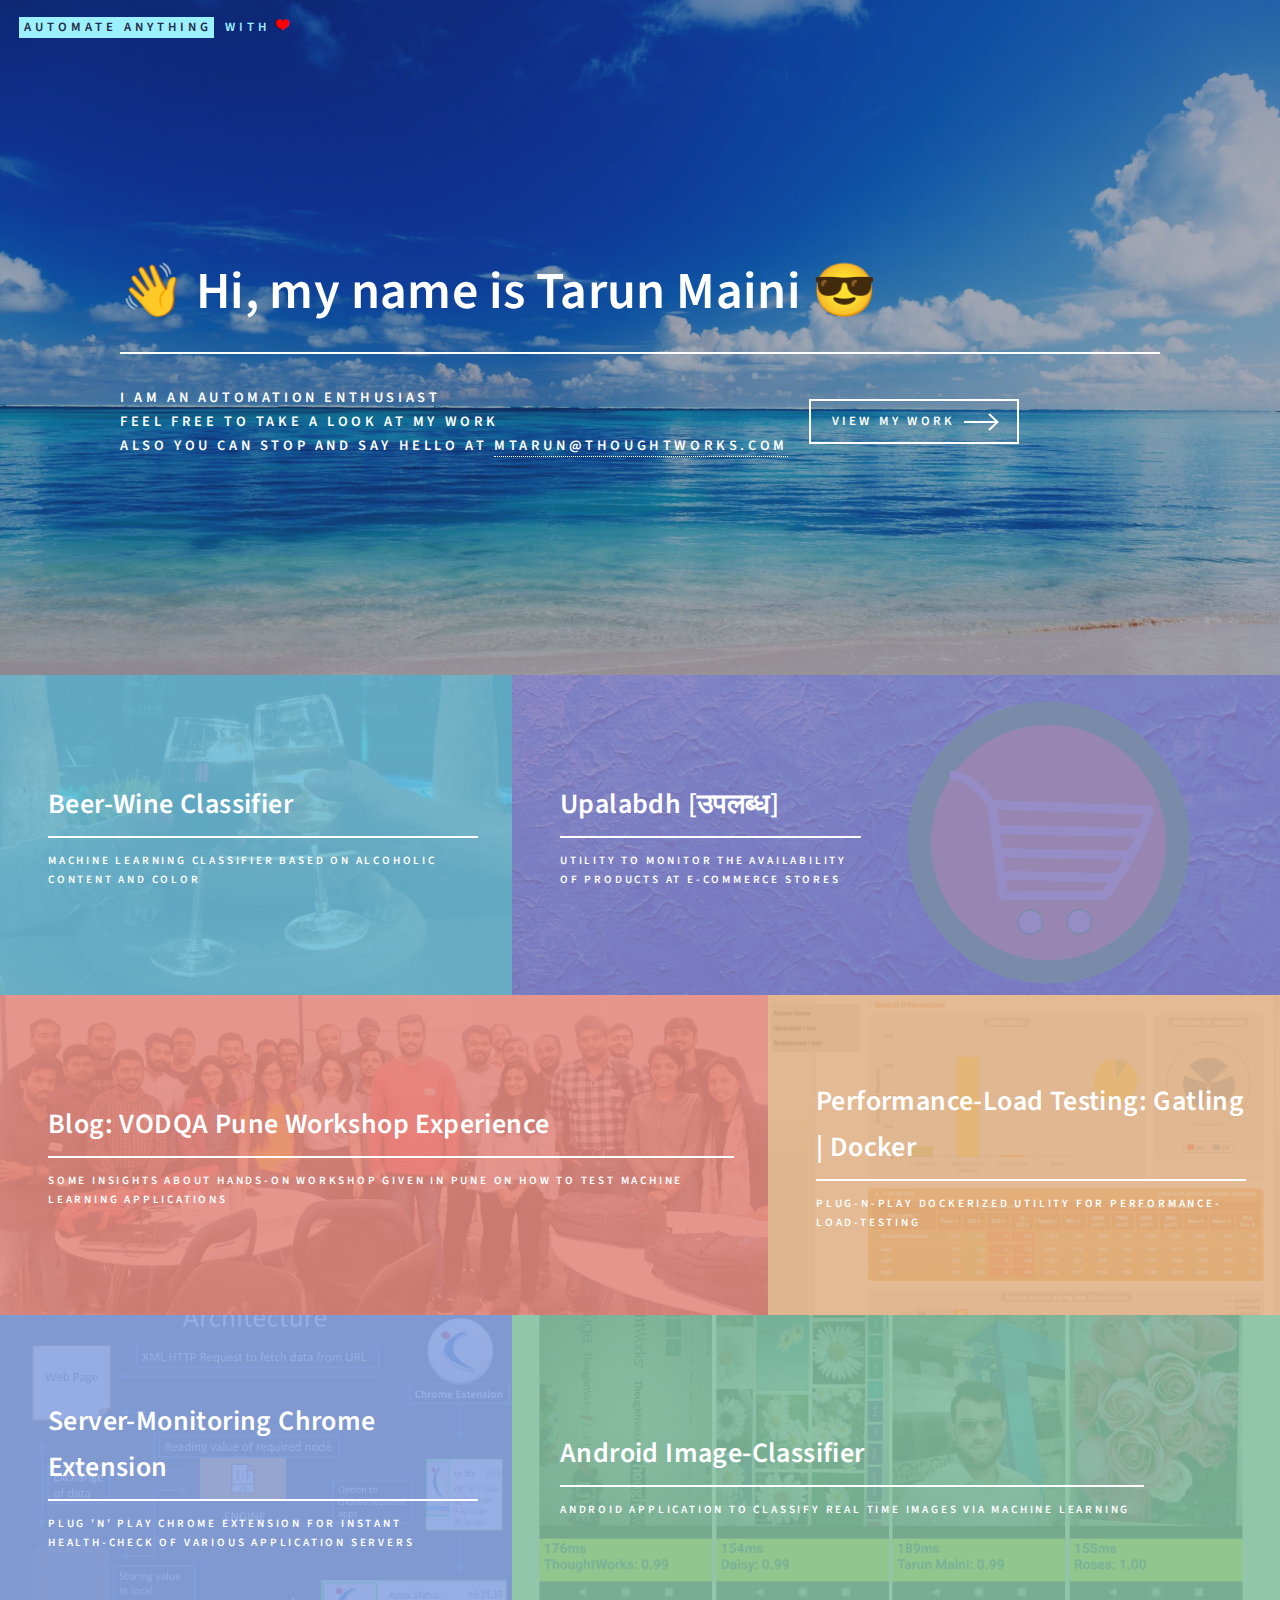
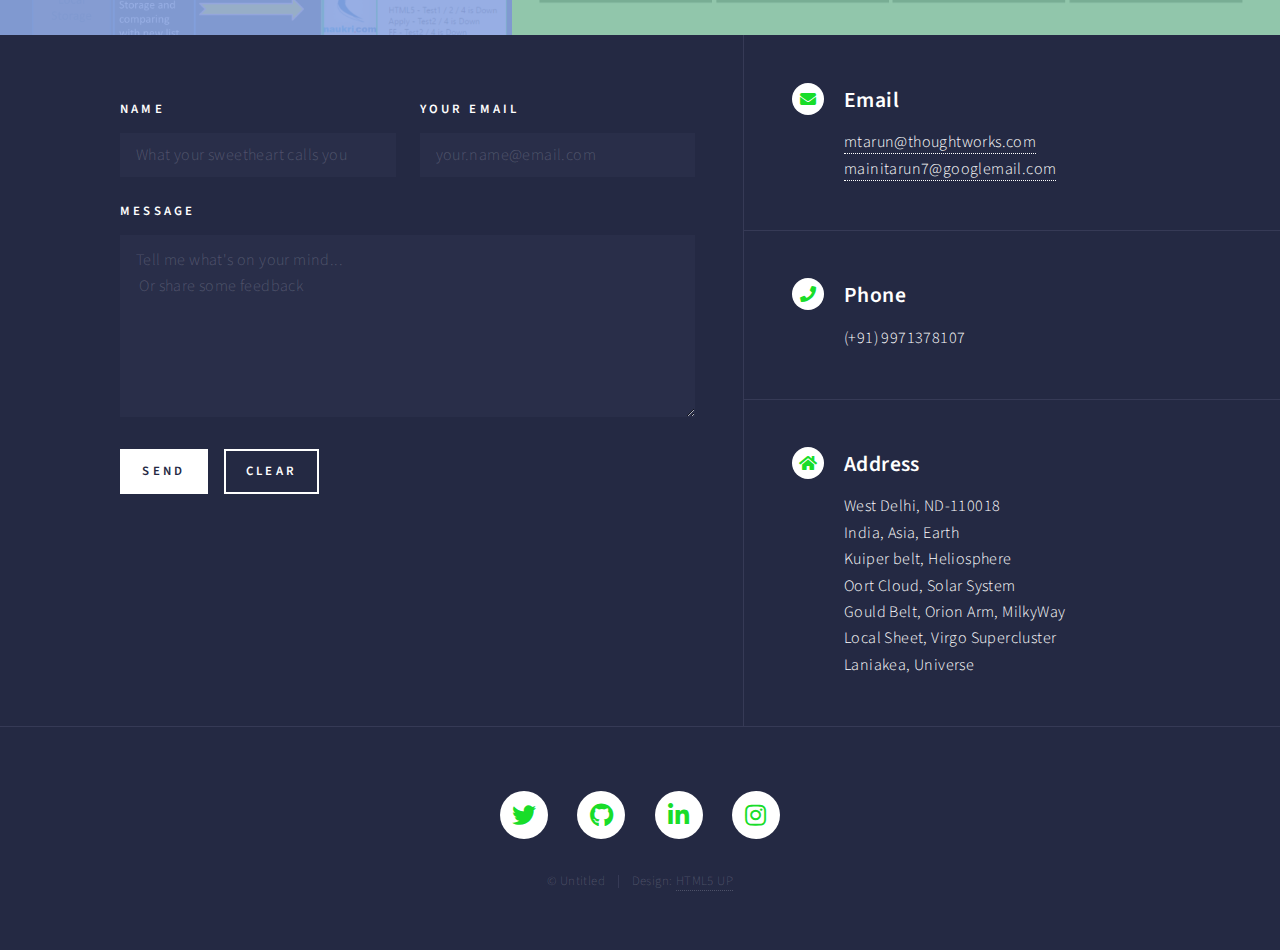
<file: index.html>
<!DOCTYPE HTML>
<!--
	Forty by HTML5 UP
	html5up.net | @ajlkn
	Free for personal and commercial use under the CCA 3.0 license (html5up.net/license)
-->
<html>
	<head>
		<script async src="https://www.googletagmanager.com/gtag/js?id=UA-165129693-1"></script>
		<script>
			window.dataLayer = window.dataLayer || [];
			function gtag(){dataLayer.push(arguments);}
			gtag('js', new Date());
			gtag('config', 'UA-165129693-1');
		</script>

		<title>Tarun Maini</title>
		<meta charset="utf-8" />
		<meta name="viewport" content="width=device-width, initial-scale=1, user-scalable=no" />
		<link rel="stylesheet" href="assets/css/main.css" />
		<noscript><link rel="stylesheet" href="assets/css/noscript.css" /></noscript>
	</head>
	<body class="is-preload">

		<!-- Wrapper -->
			<div id="wrapper">

				<!-- Header -->
					<header id="header" class="alt">
						<a href="https://github.com/tarunmaini16" class="logo"><strong>Automate ANYTHING</strong> <span>with <font size="4.5" color="red">&#10084;</font></font></span></a>
						<!--<nav>-->
							<!--<a href="#menu">Menu</a>-->
						<!--</nav>-->
					</header>

				<!-- Menu -->
					<!--<nav id="menu">-->
						<!--<ul class="links">-->
							<!--<li><a href="index.html">Home</a></li>-->
							<!--<li><a href="landing.html">Landing</a></li>-->
							<!--<li><a href="generic.html">Generic</a></li>-->
							<!--<li><a href="elements.html">Elements</a></li>-->
						<!--</ul>-->
						<!--<ul class="actions stacked">-->
							<!--<li><a href="#" class="button primary fit">Get Started</a></li>-->
							<!--<li><a href="#" class="button fit">Log In</a></li>-->
						<!--</ul>-->
					<!--</nav>-->

				<!-- Banner -->
					<section id="banner" class="major">
						<div class="inner">
							<header class="major">
								<h1>&#128075; Hi, my name is Tarun Maini &#128526;</h1>
							</header>
							<div class="content">
								<p>I am an Automation Enthusiast<br/>
								Feel free to take a look at my work<br/>
								Also you can stop and say hello at <a class="logo"><strong>mtarun@thoughtworks.com</strong></a></p>
								<ul class="actions">
									<li><a href="#one" class="button next scrolly">View my Work</a></li>
								</ul>
							</div>
						</div>
					</section>

				<!-- Main -->
					<div id="main">

						<!-- One -->
							<section id="one" class="tiles">
								<article>
									<span class="image">
										<img src="images/beer-wine_cheers.jpg" alt="" />
									</span>
									<header class="major">
										<h3><a href="https://github.com/tarunmaini16/beer-wine-classifier" class="link">Beer-Wine Classifier</a></h3>
										<p>Machine Learning classifier based on alcoholic content and color</p>
									</header>
								</article>
								<article>
									<span class="image">
										<img src="images/cartWithLogo.jpg" alt="" />
									</span>
									<header class="major">
										<h3><a href="upalabdh.html" class="link">Upalabdh [उपलब्ध]</a></h3>
										<p>Utility to monitor the availability<br> of products at E-Commerce Stores</p>
									</header>
								</article>
								<article>
									<span class="image">
										<img src="images/puneVodqaEvent3_2019.jpg" alt="" />
									</span>
									<header class="major">
										<h3><a href="https://medium.com/@mainitarun7/my-testing-ai-ml-apps-workshop-experience-pune-360818fdc3db" class="link">Blog:  VODQA Pune Workshop Experience</a></h3>
										<p>Some insights about Hands-ON workshop given in pune on how to test machine learning applications </p>
									</header>
								</article>
								<article>
									<span class="image">
										<img src="images/gatling-report.png" alt="" />
									</span>
									<header class="major">
										<h3><a href="https://github.com/tarunmaini16/performance-load-testing" class="link">Performance-Load Testing: Gatling | Docker</a></h3>
										<p>Plug-n-Play dockerized utility for performance-load-testing</p>
									</header>
								</article>
								<article>
									<span class="image">
										<img src="images/chromeExtensionArchitecture.png" alt="" />
									</span>
									<header class="major">
										<h3><a href="https://github.com/tarunmaini16/server-monitoring-chrome-extension" class="link">Server-Monitoring Chrome Extension</a></h3>
										<p>Plug 'n' Play chrome extension for instant health-check of various application servers</p>
									</header>
								</article>
								<article>
									<span class="image">
										<img src="images/image-classifier.png" alt="" />
									</span>
									<header class="major">
										<h3><a href="https://github.com/tarunmaini16/android-image-classifier" class="link">Android Image-Classifier</a></h3>
										<p>Android application to classify real time images via machine learning</p>
									</header>
								</article>
							</section>

						<!-- Two -->
							<!--<section id="two">-->
								<!--<div class="inner">-->
									<!--<header class="major">-->
										<!--<h2>Massa libero</h2>-->
									<!--</header>-->
									<!--<p>Nullam et orci eu lorem consequat tincidunt vivamus et sagittis libero. Mauris aliquet magna magna sed nunc rhoncus pharetra. Pellentesque condimentum sem. In efficitur ligula tate urna. Maecenas laoreet massa vel lacinia pellentesque lorem ipsum dolor. Nullam et orci eu lorem consequat tincidunt. Vivamus et sagittis libero. Mauris aliquet magna magna sed nunc rhoncus amet pharetra et feugiat tempus.</p>-->
									<!--<ul class="actions">-->
										<!--<li><a href="landing.html" class="button next">Get Started</a></li>-->
									<!--</ul>-->
								<!--</div>-->
							<!--</section>-->

					</div>

				<!-- Contact -->
					<section id="contact">
						<div class="inner">
							<section>
								<form action="https://formspree.io/mainitarun7@gmail.com" method="POST">
									<div class="fields">
										<div class="field half">
											<label for="name">Name</label>
											<input type="text" name="name" placeholder="What your sweetheart calls you" id="name" />
										</div>
										<div class="field half">
											<label for="email">Your Email</label>
											<input type="email" name="_replyto" placeholder="your.name@email.com" id="email" />
										</div>
<!--										<div class="field half">-->
<!--											<input type="file" name="attachment" accept="image/png, image/jpeg">-->
<!--										</div>-->
										<div class="field">
											<label for="message">Message</label>
											<textarea name="message" placeholder="Tell me what's on your mind...&#10 Or share some feedback" id="message" rows="6"></textarea>
										</div>
										<input type="hidden" name="_next" value="https://github.com/tarunmaini16	"/>
									</div>
									<ul class="actions">
										<li><input type="submit" value="Send" class="primary" /></li>
										<li><input type="reset" value="Clear" /></li>
									</ul>
								</form>
							</section>
							<section class="split">
								<section>
									<div class="contact-method">
										<span class="icon solid alt fa-envelope"></span>
										<h3>Email</h3>
										<a href="#">mtarun@thoughtworks.com</a><br/>
										<a href="#">mainitarun7@googlemail.com</a>
									</div>
								</section>
								<section>
									<div class="contact-method">
										<span class="icon solid alt fa-phone"></span>
										<h3>Phone</h3>
										<span>(+91) 9971378107</span>
									</div>
								</section>
								<section>
									<div class="contact-method">
										<span class="icon solid alt fa-home"></span>
										<h3>Address</h3>
										<span>West Delhi, ND-110018<br />
										India, Asia, Earth<br />
										Kuiper belt, Heliosphere<br/>
										Oort Cloud, Solar System<br/>
											Gould Belt, Orion Arm, MilkyWay<br/>
											Local Sheet, Virgo Supercluster<br/>
											Laniakea, Universe</span>
									</div>
								</section>
							</section>
						</div>
					</section>

				<!-- Footer -->
					<footer id="footer">
						<div class="inner"><center>
							<ul class="icons"><font size="5">
								<li><a href="https://twitter.com/mainitarun7" class="icon brands alt fa-twitter"><span class="label">Twitter</span></a></li>
								<li><a href="https://github.com/tarunmaini16" class="icon brands alt fa-github"><span class="label">GitHub</span></a></li>
								<li><a href="https://www.linkedin.com/in/tarunmaini79/" class="icon brands alt fa-linkedin-in"><span class="label">LinkedIn</span></a></li>
								<li><a href="https://www.instagram.com/tarunmaini16/?hl=en" class="icon brands alt fa-instagram"><span class="label">Instagram</span></a></li>
							</font>
							</ul>
							<ul class="copyright">
								<li>&copy; Untitled</li><li>Design: <a href="https://html5up.net">HTML5 UP</a></li>
							</ul>
							</center>
						</div>
					</footer>

			</div>

		<!-- Scripts -->
			<script src="assets/js/jquery.min.js"></script>
			<script src="assets/js/jquery.scrolly.min.js"></script>
			<script src="assets/js/jquery.scrollex.min.js"></script>
			<script src="assets/js/browser.min.js"></script>
			<script src="assets/js/breakpoints.min.js"></script>
			<script src="assets/js/util.js"></script>
			<script src="assets/js/main.js"></script>

	</body>
</html>
</file>
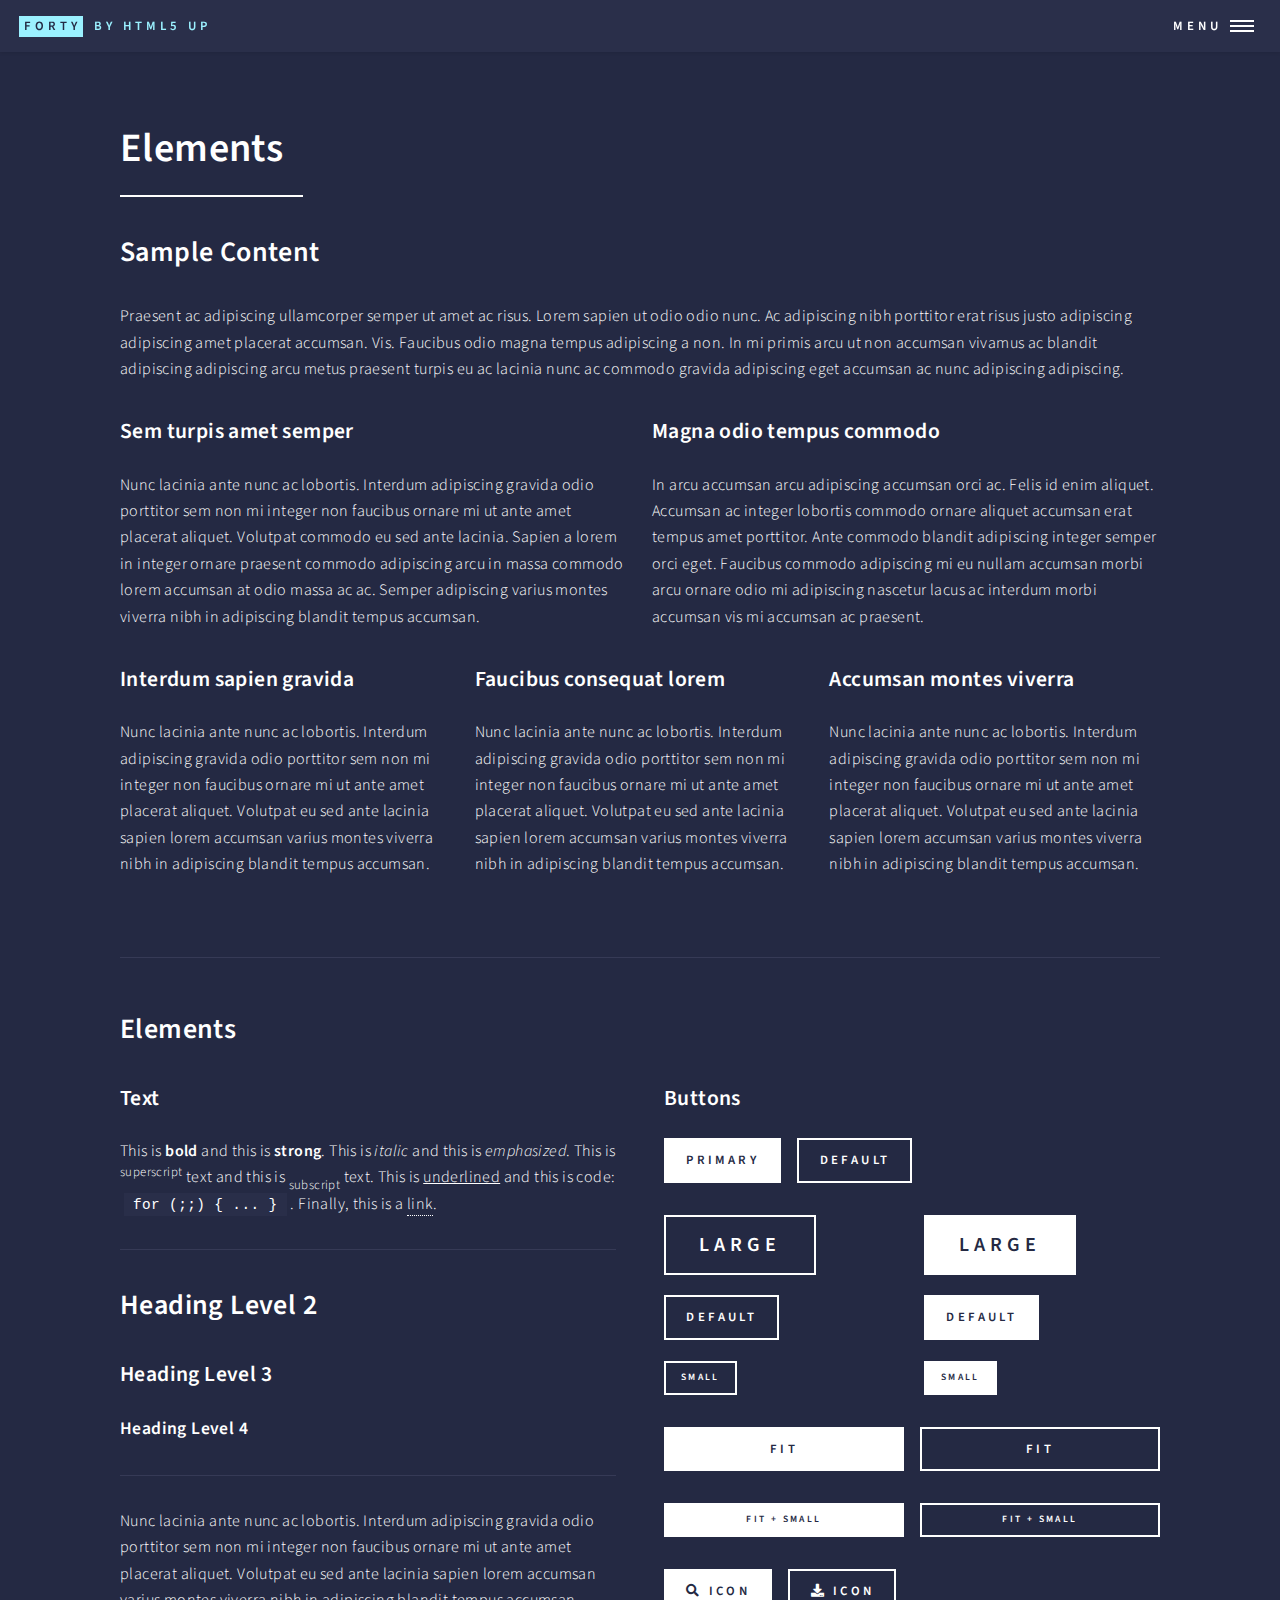
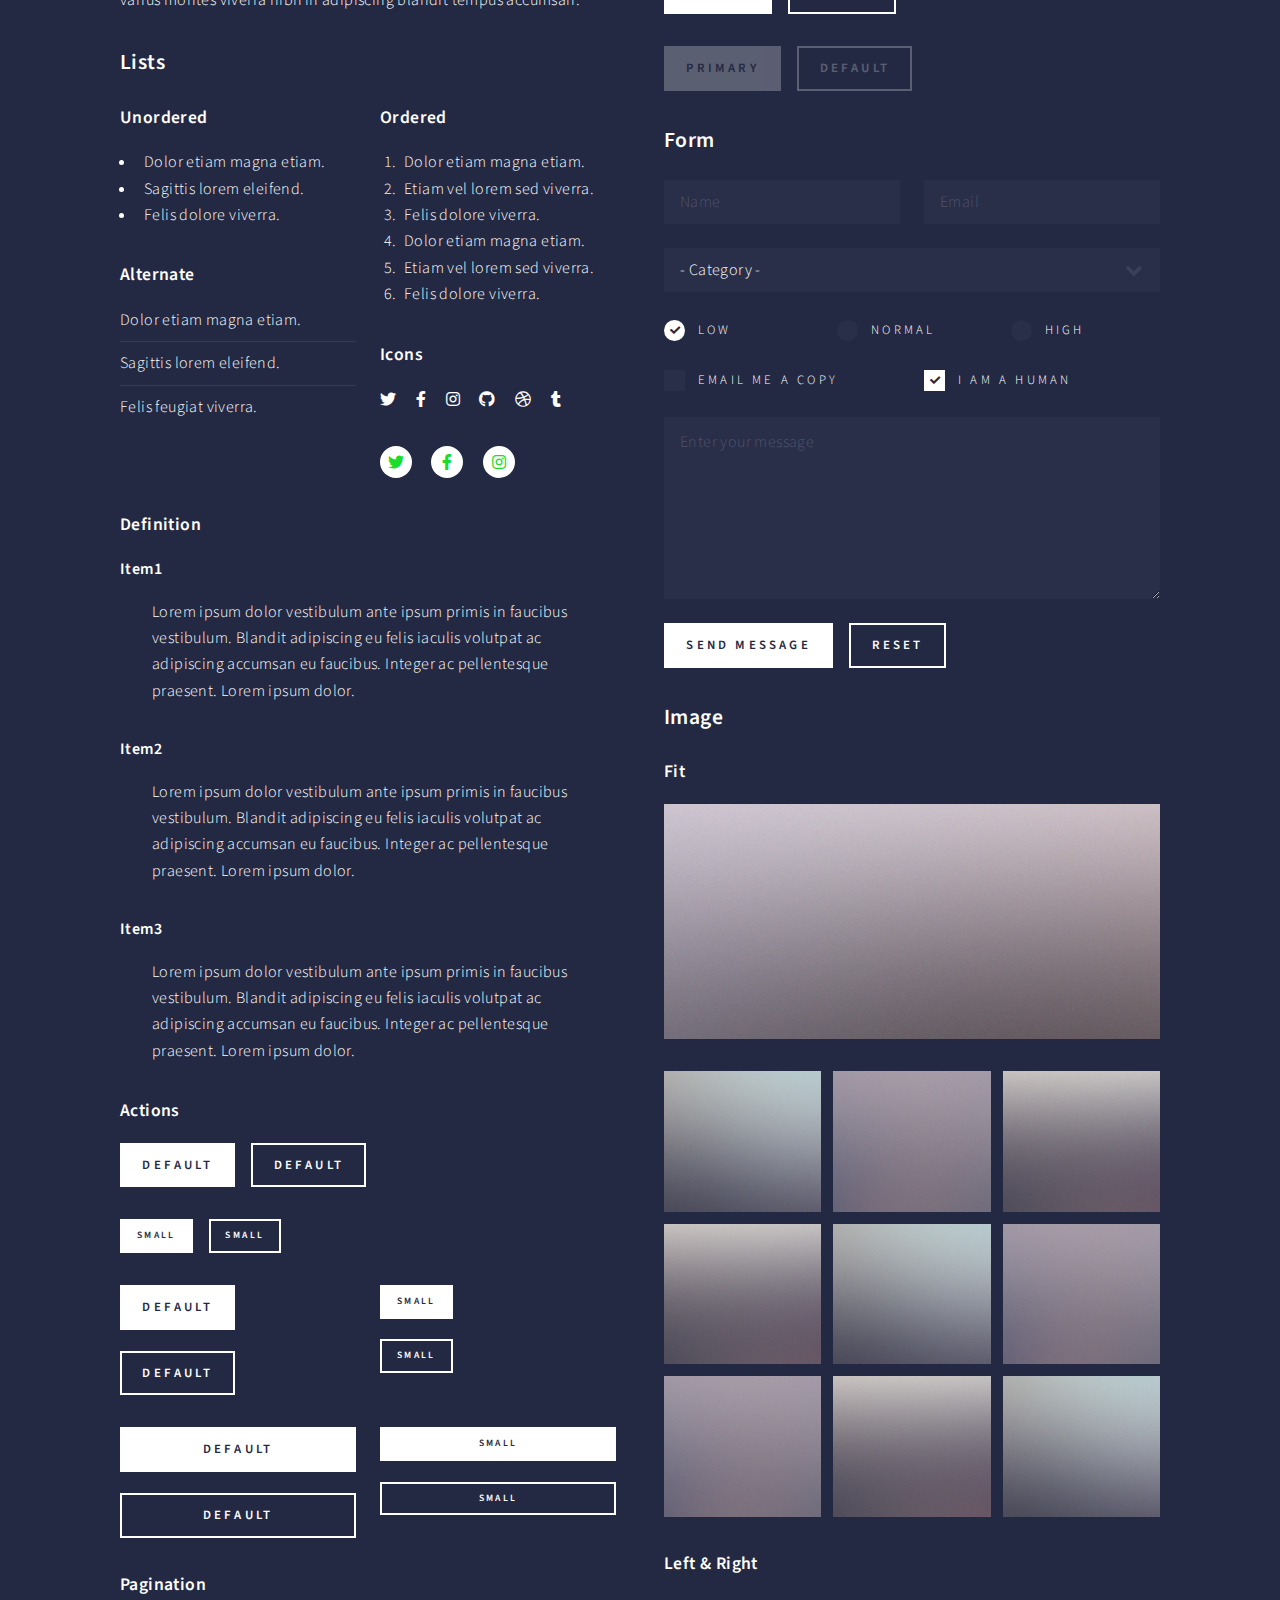
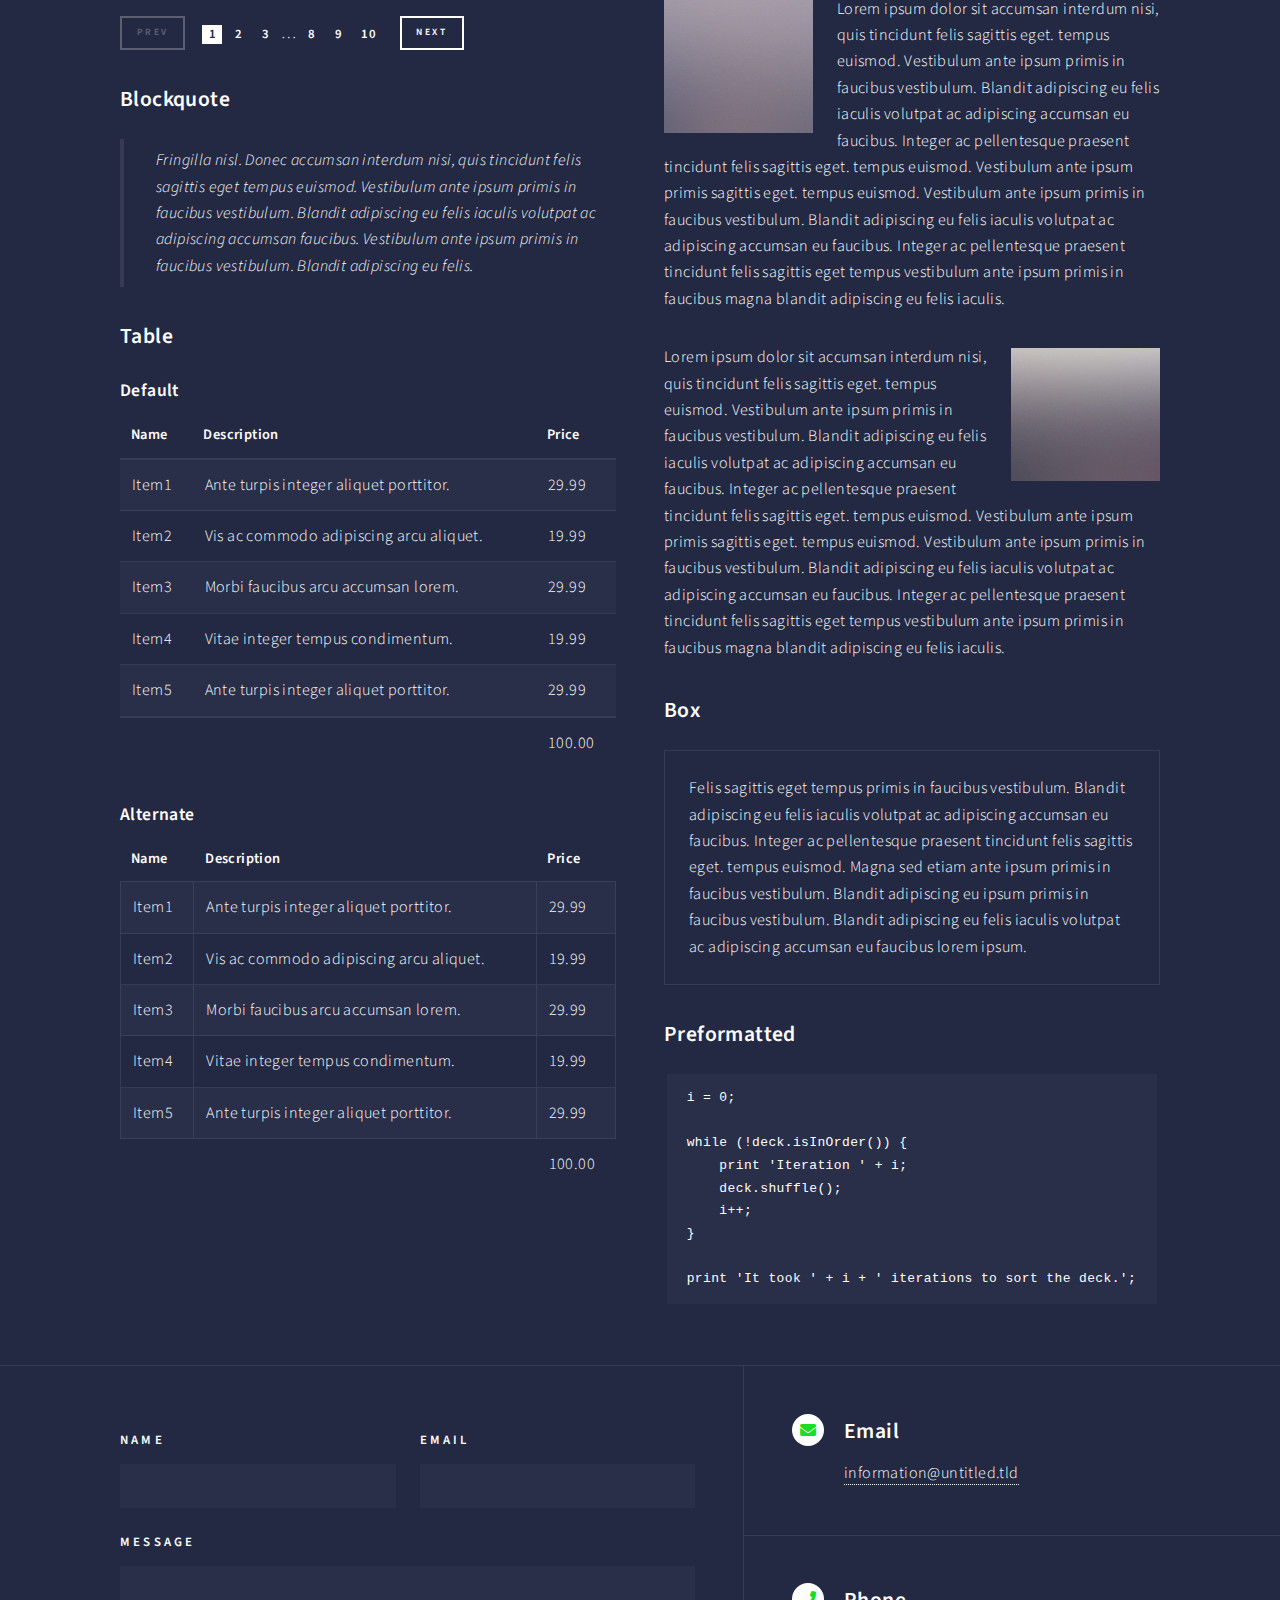
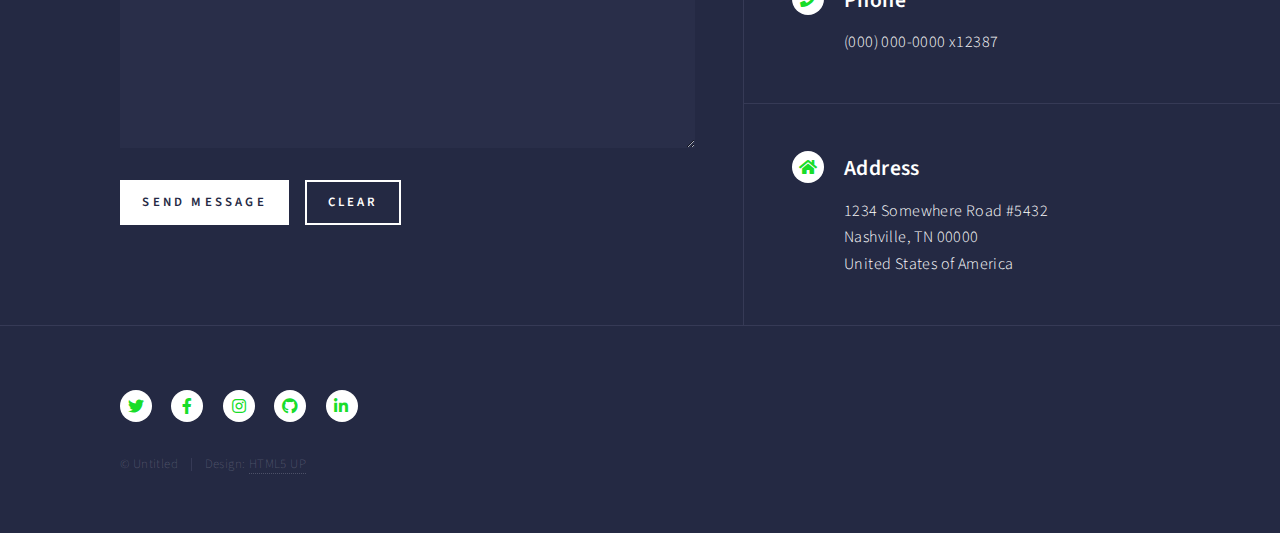
<file: elements.html>
<!DOCTYPE HTML>
<!--
	Forty by HTML5 UP
	html5up.net | @ajlkn
	Free for personal and commercial use under the CCA 3.0 license (html5up.net/license)
-->
<html>
	<head>
		<title>Elements - Forty by HTML5 UP</title>
		<meta charset="utf-8" />
		<meta name="viewport" content="width=device-width, initial-scale=1, user-scalable=no" />
		<link rel="stylesheet" href="assets/css/main.css" />
		<noscript><link rel="stylesheet" href="assets/css/noscript.css" /></noscript>
	</head>
	<body class="is-preload">

		<!-- Wrapper -->
			<div id="wrapper">

				<!-- Header -->
					<header id="header">
						<a href="index.html" class="logo"><strong>Forty</strong> <span>by HTML5 UP</span></a>
						<nav>
							<a href="#menu">Menu</a>
						</nav>
					</header>

				<!-- Menu -->
					<nav id="menu">
						<ul class="links">
							<li><a href="index.html">Home</a></li>
							<li><a href="landing.html">Landing</a></li>
							<li><a href="generic.html">Generic</a></li>
							<li><a href="elements.html">Elements</a></li>
						</ul>
						<ul class="actions stacked">
							<li><a href="#" class="button primary fit">Get Started</a></li>
							<li><a href="#" class="button fit">Log In</a></li>
						</ul>
					</nav>

				<!-- Main -->
					<div id="main" class="alt">

						<!-- One -->
							<section id="one">
								<div class="inner">
									<header class="major">
										<h1>Elements</h1>
									</header>

									<!-- Content -->
										<h2 id="content">Sample Content</h2>
										<p>Praesent ac adipiscing ullamcorper semper ut amet ac risus. Lorem sapien ut odio odio nunc. Ac adipiscing nibh porttitor erat risus justo adipiscing adipiscing amet placerat accumsan. Vis. Faucibus odio magna tempus adipiscing a non. In mi primis arcu ut non accumsan vivamus ac blandit adipiscing adipiscing arcu metus praesent turpis eu ac lacinia nunc ac commodo gravida adipiscing eget accumsan ac nunc adipiscing adipiscing.</p>
										<div class="row">
											<div class="col-6 col-12-small">
												<h3>Sem turpis amet semper</h3>
												<p>Nunc lacinia ante nunc ac lobortis. Interdum adipiscing gravida odio porttitor sem non mi integer non faucibus ornare mi ut ante amet placerat aliquet. Volutpat commodo eu sed ante lacinia. Sapien a lorem in integer ornare praesent commodo adipiscing arcu in massa commodo lorem accumsan at odio massa ac ac. Semper adipiscing varius montes viverra nibh in adipiscing blandit tempus accumsan.</p>
											</div>
											<div class="col-6 col-12-small">
												<h3>Magna odio tempus commodo</h3>
												<p>In arcu accumsan arcu adipiscing accumsan orci ac. Felis id enim aliquet. Accumsan ac integer lobortis commodo ornare aliquet accumsan erat tempus amet porttitor. Ante commodo blandit adipiscing integer semper orci eget. Faucibus commodo adipiscing mi eu nullam accumsan morbi arcu ornare odio mi adipiscing nascetur lacus ac interdum morbi accumsan vis mi accumsan ac praesent.</p>
											</div>
											<!-- Break -->
											<div class="col-4 col-12-medium">
												<h3>Interdum sapien gravida</h3>
												<p>Nunc lacinia ante nunc ac lobortis. Interdum adipiscing gravida odio porttitor sem non mi integer non faucibus ornare mi ut ante amet placerat aliquet. Volutpat eu sed ante lacinia sapien lorem accumsan varius montes viverra nibh in adipiscing blandit tempus accumsan.</p>
											</div>
											<div class="col-4 col-12-medium">
												<h3>Faucibus consequat lorem</h3>
												<p>Nunc lacinia ante nunc ac lobortis. Interdum adipiscing gravida odio porttitor sem non mi integer non faucibus ornare mi ut ante amet placerat aliquet. Volutpat eu sed ante lacinia sapien lorem accumsan varius montes viverra nibh in adipiscing blandit tempus accumsan.</p>
											</div>
											<div class="col-4 col-12-medium">
												<h3>Accumsan montes viverra</h3>
												<p>Nunc lacinia ante nunc ac lobortis. Interdum adipiscing gravida odio porttitor sem non mi integer non faucibus ornare mi ut ante amet placerat aliquet. Volutpat eu sed ante lacinia sapien lorem accumsan varius montes viverra nibh in adipiscing blandit tempus accumsan.</p>
											</div>
										</div>

									<hr class="major" />

									<!-- Elements -->
										<h2 id="elements">Elements</h2>
										<div class="row gtr-200">
											<div class="col-6 col-12-medium">

												<!-- Text stuff -->
													<h3>Text</h3>
													<p>This is <b>bold</b> and this is <strong>strong</strong>. This is <i>italic</i> and this is <em>emphasized</em>.
													This is <sup>superscript</sup> text and this is <sub>subscript</sub> text.
													This is <u>underlined</u> and this is code: <code>for (;;) { ... }</code>.
													Finally, this is a <a href="#">link</a>.</p>
													<hr />
													<h2>Heading Level 2</h2>
													<h3>Heading Level 3</h3>
													<h4>Heading Level 4</h4>
													<hr />
													<p>Nunc lacinia ante nunc ac lobortis. Interdum adipiscing gravida odio porttitor sem non mi integer non faucibus ornare mi ut ante amet placerat aliquet. Volutpat eu sed ante lacinia sapien lorem accumsan varius montes viverra nibh in adipiscing blandit tempus accumsan.</p>

												<!-- Lists -->
													<h3>Lists</h3>
													<div class="row">
														<div class="col-6 col-12-small">

															<h4>Unordered</h4>
															<ul>
																<li>Dolor etiam magna etiam.</li>
																<li>Sagittis lorem eleifend.</li>
																<li>Felis dolore viverra.</li>
															</ul>

															<h4>Alternate</h4>
															<ul class="alt">
																<li>Dolor etiam magna etiam.</li>
																<li>Sagittis lorem eleifend.</li>
																<li>Felis feugiat viverra.</li>
															</ul>

														</div>
														<div class="col-6 col-12-small">

															<h4>Ordered</h4>
															<ol>
																<li>Dolor etiam magna etiam.</li>
																<li>Etiam vel lorem sed viverra.</li>
																<li>Felis dolore viverra.</li>
																<li>Dolor etiam magna etiam.</li>
																<li>Etiam vel lorem sed viverra.</li>
																<li>Felis dolore viverra.</li>
															</ol>

															<h4>Icons</h4>
															<ul class="icons">
																<li><a href="#" class="icon brands fa-twitter"><span class="label">Twitter</span></a></li>
																<li><a href="#" class="icon brands fa-facebook-f"><span class="label">Facebook</span></a></li>
																<li><a href="#" class="icon brands fa-instagram"><span class="label">Instagram</span></a></li>
																<li><a href="#" class="icon brands fa-github"><span class="label">Github</span></a></li>
																<li><a href="#" class="icon brands fa-dribbble"><span class="label">Dribbble</span></a></li>
																<li><a href="#" class="icon brands fa-tumblr"><span class="label">Tumblr</span></a></li>
															</ul>
															<ul class="icons">
																<li><a href="#" class="icon brands alt fa-twitter"><span class="label">Twitter</span></a></li>
																<li><a href="#" class="icon brands alt fa-facebook-f"><span class="label">Facebook</span></a></li>
																<li><a href="#" class="icon brands alt fa-instagram"><span class="label">Instagram</span></a></li>
															</ul>

														</div>
													</div>
													<h4>Definition</h4>
													<dl>
														<dt>Item1</dt>
														<dd>
															<p>Lorem ipsum dolor vestibulum ante ipsum primis in faucibus vestibulum. Blandit adipiscing eu felis iaculis volutpat ac adipiscing accumsan eu faucibus. Integer ac pellentesque praesent. Lorem ipsum dolor.</p>
														</dd>
														<dt>Item2</dt>
														<dd>
															<p>Lorem ipsum dolor vestibulum ante ipsum primis in faucibus vestibulum. Blandit adipiscing eu felis iaculis volutpat ac adipiscing accumsan eu faucibus. Integer ac pellentesque praesent. Lorem ipsum dolor.</p>
														</dd>
														<dt>Item3</dt>
														<dd>
															<p>Lorem ipsum dolor vestibulum ante ipsum primis in faucibus vestibulum. Blandit adipiscing eu felis iaculis volutpat ac adipiscing accumsan eu faucibus. Integer ac pellentesque praesent. Lorem ipsum dolor.</p>
														</dd>
													</dl>

													<h4>Actions</h4>
													<ul class="actions">
														<li><a href="#" class="button primary">Default</a></li>
														<li><a href="#" class="button">Default</a></li>
													</ul>
													<ul class="actions small">
														<li><a href="#" class="button primary small">Small</a></li>
														<li><a href="#" class="button small">Small</a></li>
													</ul>
													<div class="row">
														<div class="col-6 col-12-small">
															<ul class="actions stacked">
																<li><a href="#" class="button primary">Default</a></li>
																<li><a href="#" class="button">Default</a></li>
															</ul>
														</div>
														<div class="col-6 col-12-small">
															<ul class="actions stacked">
																<li><a href="#" class="button primary small">Small</a></li>
																<li><a href="#" class="button small">Small</a></li>
															</ul>
														</div>
														<div class="col-6 col-12-small">
															<ul class="actions stacked">
																<li><a href="#" class="button primary fit">Default</a></li>
																<li><a href="#" class="button fit">Default</a></li>
															</ul>
														</div>
														<div class="col-6 col-12-small">
															<ul class="actions stacked">
																<li><a href="#" class="button primary small fit">Small</a></li>
																<li><a href="#" class="button small fit">Small</a></li>
															</ul>
														</div>
													</div>

													<h4>Pagination</h4>
													<ul class="pagination">
														<li><span class="button small disabled">Prev</span></li>
														<li><a href="#" class="page active">1</a></li>
														<li><a href="#" class="page">2</a></li>
														<li><a href="#" class="page">3</a></li>
														<li><span>&hellip;</span></li>
														<li><a href="#" class="page">8</a></li>
														<li><a href="#" class="page">9</a></li>
														<li><a href="#" class="page">10</a></li>
														<li><a href="#" class="button small">Next</a></li>
													</ul>

												<!-- Blockquote -->
													<h3>Blockquote</h3>
													<blockquote>Fringilla nisl. Donec accumsan interdum nisi, quis tincidunt felis sagittis eget tempus euismod. Vestibulum ante ipsum primis in faucibus vestibulum. Blandit adipiscing eu felis iaculis volutpat ac adipiscing accumsan faucibus. Vestibulum ante ipsum primis in faucibus vestibulum. Blandit adipiscing eu felis.</blockquote>

												<!-- Table -->
													<h3>Table</h3>

													<h4>Default</h4>
													<div class="table-wrapper">
														<table>
															<thead>
																<tr>
																	<th>Name</th>
																	<th>Description</th>
																	<th>Price</th>
																</tr>
															</thead>
															<tbody>
																<tr>
																	<td>Item1</td>
																	<td>Ante turpis integer aliquet porttitor.</td>
																	<td>29.99</td>
																</tr>
																<tr>
																	<td>Item2</td>
																	<td>Vis ac commodo adipiscing arcu aliquet.</td>
																	<td>19.99</td>
																</tr>
																<tr>
																	<td>Item3</td>
																	<td> Morbi faucibus arcu accumsan lorem.</td>
																	<td>29.99</td>
																</tr>
																<tr>
																	<td>Item4</td>
																	<td>Vitae integer tempus condimentum.</td>
																	<td>19.99</td>
																</tr>
																<tr>
																	<td>Item5</td>
																	<td>Ante turpis integer aliquet porttitor.</td>
																	<td>29.99</td>
																</tr>
															</tbody>
															<tfoot>
																<tr>
																	<td colspan="2"></td>
																	<td>100.00</td>
																</tr>
															</tfoot>
														</table>
													</div>

													<h4>Alternate</h4>
													<div class="table-wrapper">
														<table class="alt">
															<thead>
																<tr>
																	<th>Name</th>
																	<th>Description</th>
																	<th>Price</th>
																</tr>
															</thead>
															<tbody>
																<tr>
																	<td>Item1</td>
																	<td>Ante turpis integer aliquet porttitor.</td>
																	<td>29.99</td>
																</tr>
																<tr>
																	<td>Item2</td>
																	<td>Vis ac commodo adipiscing arcu aliquet.</td>
																	<td>19.99</td>
																</tr>
																<tr>
																	<td>Item3</td>
																	<td> Morbi faucibus arcu accumsan lorem.</td>
																	<td>29.99</td>
																</tr>
																<tr>
																	<td>Item4</td>
																	<td>Vitae integer tempus condimentum.</td>
																	<td>19.99</td>
																</tr>
																<tr>
																	<td>Item5</td>
																	<td>Ante turpis integer aliquet porttitor.</td>
																	<td>29.99</td>
																</tr>
															</tbody>
															<tfoot>
																<tr>
																	<td colspan="2"></td>
																	<td>100.00</td>
																</tr>
															</tfoot>
														</table>
													</div>

											</div>
											<div class="col-6 col-12-medium">

												<!-- Buttons -->
													<h3>Buttons</h3>
													<ul class="actions">
														<li><a href="#" class="button primary">Primary</a></li>
														<li><a href="#" class="button">Default</a></li>
													</ul>
													<div class="row">
														<div class="col-6 col-12-xsmall">
															<ul class="actions stacked">
																<li><a href="#" class="button large">Large</a></li>
																<li><a href="#" class="button">Default</a></li>
																<li><a href="#" class="button small">Small</a></li>
															</ul>
														</div>
														<div class="col-6 col-12-xsmall">
															<ul class="actions stacked">
																<li><a href="#" class="button primary large">Large</a></li>
																<li><a href="#" class="button primary">Default</a></li>
																<li><a href="#" class="button primary small">Small</a></li>
															</ul>
														</div>
													</div>
													<ul class="actions fit">
														<li><a href="#" class="button primary fit">Fit</a></li>
														<li><a href="#" class="button fit">Fit</a></li>
													</ul>
													<ul class="actions fit small">
														<li><a href="#" class="button primary fit small">Fit + Small</a></li>
														<li><a href="#" class="button fit small">Fit + Small</a></li>
													</ul>
													<ul class="actions">
														<li><a href="#" class="button primary icon solid fa-search">Icon</a></li>
														<li><a href="#" class="button icon solid fa-download">Icon</a></li>
													</ul>
													<ul class="actions">
														<li><span class="button primary disabled">Primary</span></li>
														<li><span class="button disabled">Default</span></li>
													</ul>

												<!-- Form -->
													<h3>Form</h3>

													<form method="post" action="#">
														<div class="row gtr-uniform">
															<div class="col-6 col-12-xsmall">
																<input type="text" name="demo-name" id="demo-name" value="" placeholder="Name" />
															</div>
															<div class="col-6 col-12-xsmall">
																<input type="email" name="demo-email" id="demo-email" value="" placeholder="Email" />
															</div>
															<!-- Break -->
															<div class="col-12">
																<select name="demo-category" id="demo-category">
																	<option value="">- Category -</option>
																	<option value="1">Manufacturing</option>
																	<option value="1">Shipping</option>
																	<option value="1">Administration</option>
																	<option value="1">Human Resources</option>
																</select>
															</div>
															<!-- Break -->
															<div class="col-4 col-12-small">
																<input type="radio" id="demo-priority-low" name="demo-priority" checked>
																<label for="demo-priority-low">Low</label>
															</div>
															<div class="col-4 col-12-small">
																<input type="radio" id="demo-priority-normal" name="demo-priority">
																<label for="demo-priority-normal">Normal</label>
															</div>
															<div class="col-4 col-12-small">
																<input type="radio" id="demo-priority-high" name="demo-priority">
																<label for="demo-priority-high">High</label>
															</div>
															<!-- Break -->
															<div class="col-6 col-12-small">
																<input type="checkbox" id="demo-copy" name="demo-copy">
																<label for="demo-copy">Email me a copy</label>
															</div>
															<div class="col-6 col-12-small">
																<input type="checkbox" id="demo-human" name="demo-human" checked>
																<label for="demo-human">I am a human</label>
															</div>
															<!-- Break -->
															<div class="col-12">
																<textarea name="demo-message" id="demo-message" placeholder="Enter your message" rows="6"></textarea>
															</div>
															<!-- Break -->
															<div class="col-12">
																<ul class="actions">
																	<li><input type="submit" value="Send Message" class="primary" /></li>
																	<li><input type="reset" value="Reset" /></li>
																</ul>
															</div>
														</div>
													</form>

												<!-- Image -->
													<h3>Image</h3>

													<h4>Fit</h4>
													<span class="image fit"><img src="images/pic03.jpg" alt="" /></span>
													<div class="box alt">
														<div class="row gtr-50 gtr-uniform">
															<div class="col-4"><span class="image fit"><img src="images/pic08.jpg" alt="" /></span></div>
															<div class="col-4"><span class="image fit"><img src="images/pic09.jpg" alt="" /></span></div>
															<div class="col-4"><span class="image fit"><img src="images/pic10.jpg" alt="" /></span></div>
															<!-- Break -->
															<div class="col-4"><span class="image fit"><img src="images/pic10.jpg" alt="" /></span></div>
															<div class="col-4"><span class="image fit"><img src="images/pic08.jpg" alt="" /></span></div>
															<div class="col-4"><span class="image fit"><img src="images/pic09.jpg" alt="" /></span></div>
															<!-- Break -->
															<div class="col-4"><span class="image fit"><img src="images/pic09.jpg" alt="" /></span></div>
															<div class="col-4"><span class="image fit"><img src="images/pic10.jpg" alt="" /></span></div>
															<div class="col-4"><span class="image fit"><img src="images/pic08.jpg" alt="" /></span></div>
														</div>
													</div>

													<h4>Left &amp; Right</h4>
													<p><span class="image left"><img src="images/pic09.jpg" alt="" /></span>Lorem ipsum dolor sit accumsan interdum nisi, quis tincidunt felis sagittis eget. tempus euismod. Vestibulum ante ipsum primis in faucibus vestibulum. Blandit adipiscing eu felis iaculis volutpat ac adipiscing accumsan eu faucibus. Integer ac pellentesque praesent tincidunt felis sagittis eget. tempus euismod. Vestibulum ante ipsum primis sagittis eget. tempus euismod. Vestibulum ante ipsum primis in faucibus vestibulum. Blandit adipiscing eu felis iaculis volutpat ac adipiscing accumsan eu faucibus. Integer ac pellentesque praesent tincidunt felis sagittis eget tempus vestibulum ante ipsum primis in faucibus magna blandit adipiscing eu felis iaculis.</p>
													<p><span class="image right"><img src="images/pic10.jpg" alt="" /></span>Lorem ipsum dolor sit accumsan interdum nisi, quis tincidunt felis sagittis eget. tempus euismod. Vestibulum ante ipsum primis in faucibus vestibulum. Blandit adipiscing eu felis iaculis volutpat ac adipiscing accumsan eu faucibus. Integer ac pellentesque praesent tincidunt felis sagittis eget. tempus euismod. Vestibulum ante ipsum primis sagittis eget. tempus euismod. Vestibulum ante ipsum primis in faucibus vestibulum. Blandit adipiscing eu felis iaculis volutpat ac adipiscing accumsan eu faucibus. Integer ac pellentesque praesent tincidunt felis sagittis eget tempus vestibulum ante ipsum primis in faucibus magna blandit adipiscing eu felis iaculis.</p>

												<!-- Box -->
													<h3>Box</h3>
													<div class="box">
														<p>Felis sagittis eget tempus primis in faucibus vestibulum. Blandit adipiscing eu felis iaculis volutpat ac adipiscing accumsan eu faucibus. Integer ac pellentesque praesent tincidunt felis sagittis eget. tempus euismod. Magna sed etiam ante ipsum primis in faucibus vestibulum. Blandit adipiscing eu ipsum primis in faucibus vestibulum. Blandit adipiscing eu felis iaculis volutpat ac adipiscing accumsan eu faucibus lorem ipsum.</p>
													</div>

												<!-- Preformatted Code -->
													<h3>Preformatted</h3>
													<pre><code>i = 0;

while (!deck.isInOrder()) {
    print 'Iteration ' + i;
    deck.shuffle();
    i++;
}

print 'It took ' + i + ' iterations to sort the deck.';
</code></pre>

											</div>
										</div>

								</div>
							</section>

					</div>

				<!-- Contact -->
					<section id="contact">
						<div class="inner">
							<section>
								<form method="post" action="#">
									<div class="fields">
										<div class="field half">
											<label for="name">Name</label>
											<input type="text" name="name" id="name" />
										</div>
										<div class="field half">
											<label for="email">Email</label>
											<input type="text" name="email" id="email" />
										</div>
										<div class="field">
											<label for="message">Message</label>
											<textarea name="message" id="message" rows="6"></textarea>
										</div>
									</div>
									<ul class="actions">
										<li><input type="submit" value="Send Message" class="primary" /></li>
										<li><input type="reset" value="Clear" /></li>
									</ul>
								</form>
							</section>
							<section class="split">
								<section>
									<div class="contact-method">
										<span class="icon solid alt fa-envelope"></span>
										<h3>Email</h3>
										<a href="#">information@untitled.tld</a>
									</div>
								</section>
								<section>
									<div class="contact-method">
										<span class="icon solid alt fa-phone"></span>
										<h3>Phone</h3>
										<span>(000) 000-0000 x12387</span>
									</div>
								</section>
								<section>
									<div class="contact-method">
										<span class="icon solid alt fa-home"></span>
										<h3>Address</h3>
										<span>1234 Somewhere Road #5432<br />
										Nashville, TN 00000<br />
										United States of America</span>
									</div>
								</section>
							</section>
						</div>
					</section>

				<!-- Footer -->
					<footer id="footer">
						<div class="inner">
							<ul class="icons">
								<li><a href="#" class="icon brands alt fa-twitter"><span class="label">Twitter</span></a></li>
								<li><a href="#" class="icon brands alt fa-facebook-f"><span class="label">Facebook</span></a></li>
								<li><a href="#" class="icon brands alt fa-instagram"><span class="label">Instagram</span></a></li>
								<li><a href="#" class="icon brands alt fa-github"><span class="label">GitHub</span></a></li>
								<li><a href="#" class="icon brands alt fa-linkedin-in"><span class="label">LinkedIn</span></a></li>
							</ul>
							<ul class="copyright">
								<li>&copy; Untitled</li><li>Design: <a href="https://html5up.net">HTML5 UP</a></li>
							</ul>
						</div>
					</footer>

			</div>

		<!-- Scripts -->
			<script src="assets/js/jquery.min.js"></script>
			<script src="assets/js/jquery.scrolly.min.js"></script>
			<script src="assets/js/jquery.scrollex.min.js"></script>
			<script src="assets/js/browser.min.js"></script>
			<script src="assets/js/breakpoints.min.js"></script>
			<script src="assets/js/util.js"></script>
			<script src="assets/js/main.js"></script>

	</body>
</html>
</file>
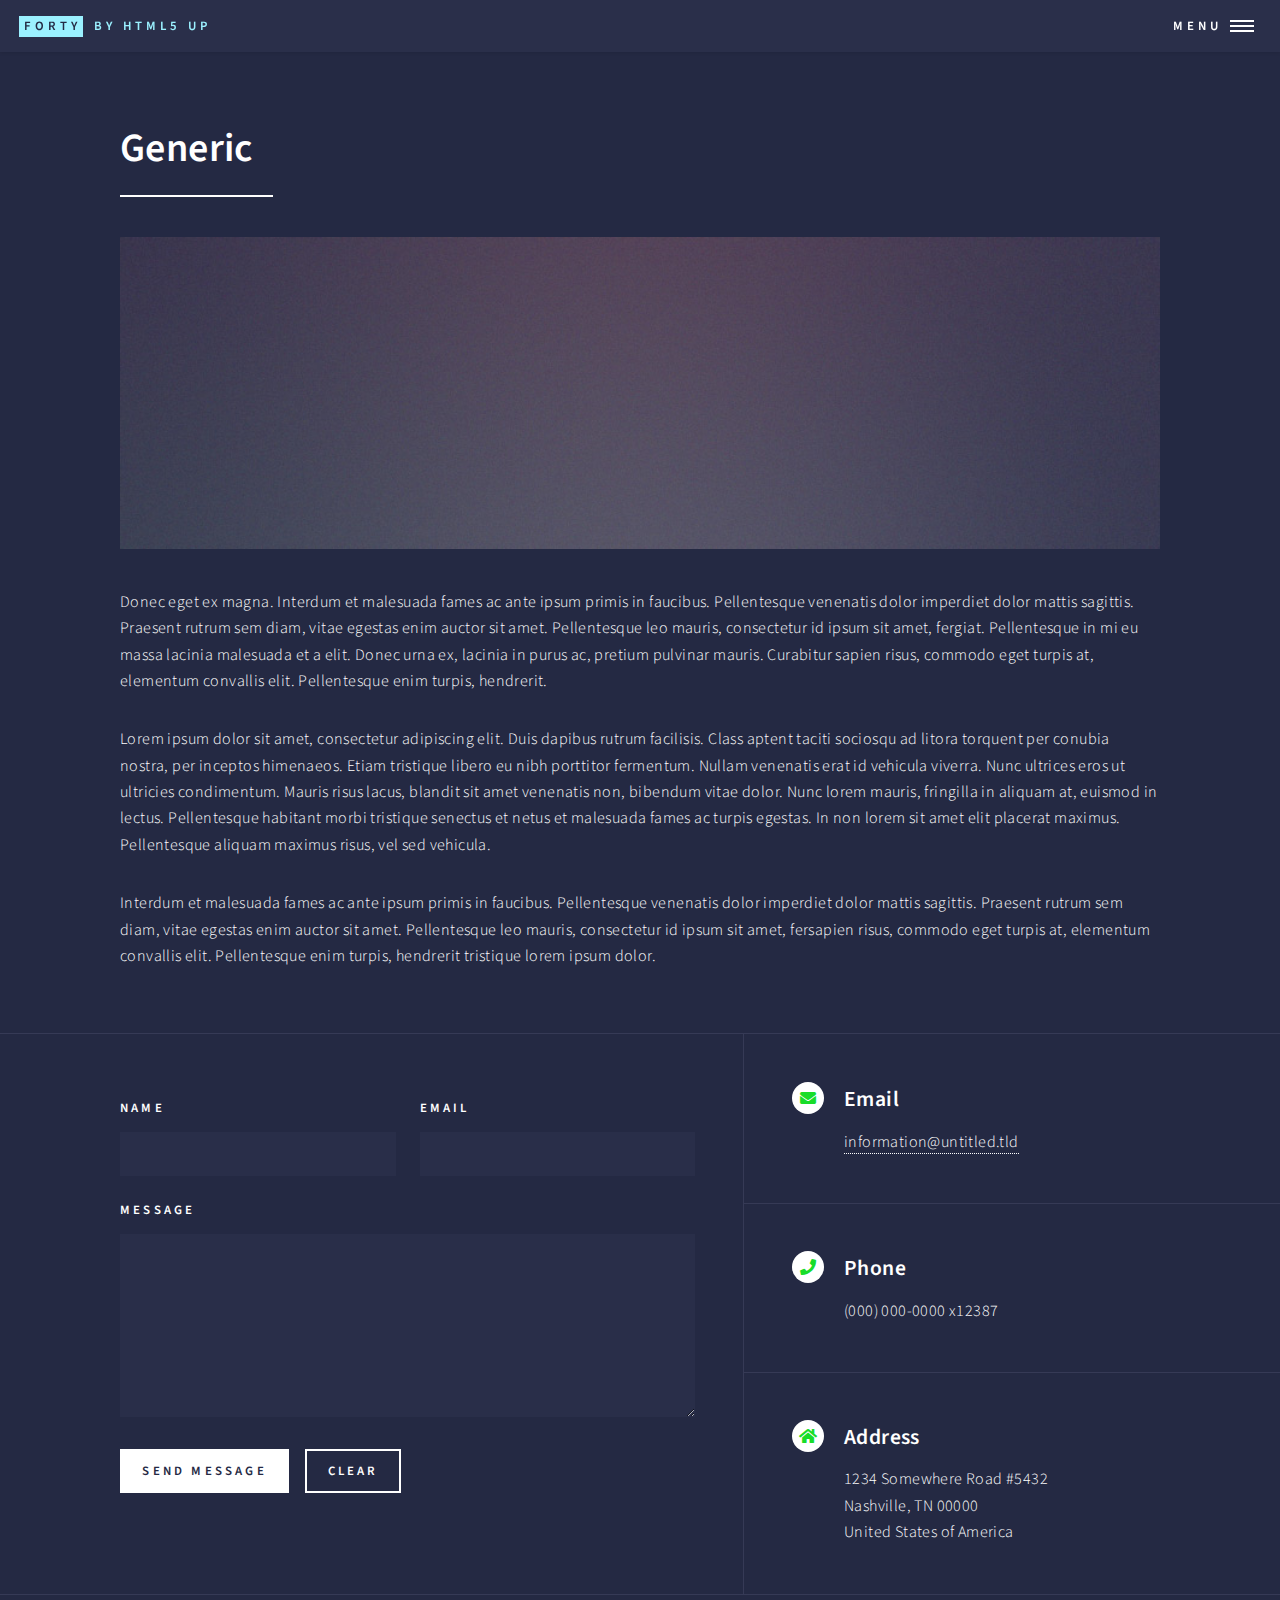
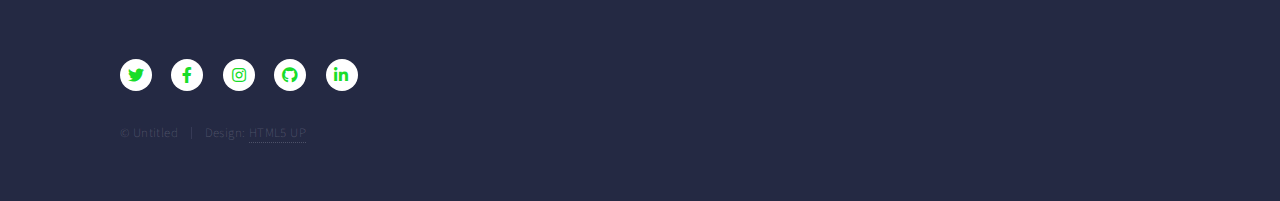
<file: generic.html>
<!DOCTYPE HTML>
<!--
	Forty by HTML5 UP
	html5up.net | @ajlkn
	Free for personal and commercial use under the CCA 3.0 license (html5up.net/license)
-->
<html>
	<head>
		<title>Generic - Forty by HTML5 UP</title>
		<meta charset="utf-8" />
		<meta name="viewport" content="width=device-width, initial-scale=1, user-scalable=no" />
		<link rel="stylesheet" href="assets/css/main.css" />
		<noscript><link rel="stylesheet" href="assets/css/noscript.css" /></noscript>
	</head>
	<body class="is-preload">

		<!-- Wrapper -->
			<div id="wrapper">

				<!-- Header -->
					<header id="header">
						<a href="index.html" class="logo"><strong>Forty</strong> <span>by HTML5 UP</span></a>
						<nav>
							<a href="#menu">Menu</a>
						</nav>
					</header>

				<!-- Menu -->
					<nav id="menu">
						<ul class="links">
							<li><a href="index.html">Home</a></li>
							<li><a href="landing.html">Landing</a></li>
							<li><a href="generic.html">Generic</a></li>
							<li><a href="elements.html">Elements</a></li>
						</ul>
						<ul class="actions stacked">
							<li><a href="#" class="button primary fit">Get Started</a></li>
							<li><a href="#" class="button fit">Log In</a></li>
						</ul>
					</nav>

				<!-- Main -->
					<div id="main" class="alt">

						<!-- One -->
							<section id="one">
								<div class="inner">
									<header class="major">
										<h1>Generic</h1>
									</header>
									<span class="image main"><img src="images/pic11.jpg" alt="" /></span>
									<p>Donec eget ex magna. Interdum et malesuada fames ac ante ipsum primis in faucibus. Pellentesque venenatis dolor imperdiet dolor mattis sagittis. Praesent rutrum sem diam, vitae egestas enim auctor sit amet. Pellentesque leo mauris, consectetur id ipsum sit amet, fergiat. Pellentesque in mi eu massa lacinia malesuada et a elit. Donec urna ex, lacinia in purus ac, pretium pulvinar mauris. Curabitur sapien risus, commodo eget turpis at, elementum convallis elit. Pellentesque enim turpis, hendrerit.</p>
									<p>Lorem ipsum dolor sit amet, consectetur adipiscing elit. Duis dapibus rutrum facilisis. Class aptent taciti sociosqu ad litora torquent per conubia nostra, per inceptos himenaeos. Etiam tristique libero eu nibh porttitor fermentum. Nullam venenatis erat id vehicula viverra. Nunc ultrices eros ut ultricies condimentum. Mauris risus lacus, blandit sit amet venenatis non, bibendum vitae dolor. Nunc lorem mauris, fringilla in aliquam at, euismod in lectus. Pellentesque habitant morbi tristique senectus et netus et malesuada fames ac turpis egestas. In non lorem sit amet elit placerat maximus. Pellentesque aliquam maximus risus, vel sed vehicula.</p>
									<p>Interdum et malesuada fames ac ante ipsum primis in faucibus. Pellentesque venenatis dolor imperdiet dolor mattis sagittis. Praesent rutrum sem diam, vitae egestas enim auctor sit amet. Pellentesque leo mauris, consectetur id ipsum sit amet, fersapien risus, commodo eget turpis at, elementum convallis elit. Pellentesque enim turpis, hendrerit tristique lorem ipsum dolor.</p>
								</div>
							</section>

					</div>

				<!-- Contact -->
					<section id="contact">
						<div class="inner">
							<section>
								<form method="post" action="#">
									<div class="fields">
										<div class="field half">
											<label for="name">Name</label>
											<input type="text" name="name" id="name" />
										</div>
										<div class="field half">
											<label for="email">Email</label>
											<input type="text" name="email" id="email" />
										</div>
										<div class="field">
											<label for="message">Message</label>
											<textarea name="message" id="message" rows="6"></textarea>
										</div>
									</div>
									<ul class="actions">
										<li><input type="submit" value="Send Message" class="primary" /></li>
										<li><input type="reset" value="Clear" /></li>
									</ul>
								</form>
							</section>
							<section class="split">
								<section>
									<div class="contact-method">
										<span class="icon solid alt fa-envelope"></span>
										<h3>Email</h3>
										<a href="#">information@untitled.tld</a>
									</div>
								</section>
								<section>
									<div class="contact-method">
										<span class="icon solid alt fa-phone"></span>
										<h3>Phone</h3>
										<span>(000) 000-0000 x12387</span>
									</div>
								</section>
								<section>
									<div class="contact-method">
										<span class="icon solid alt fa-home"></span>
										<h3>Address</h3>
										<span>1234 Somewhere Road #5432<br />
										Nashville, TN 00000<br />
										United States of America</span>
									</div>
								</section>
							</section>
						</div>
					</section>

				<!-- Footer -->
					<footer id="footer">
						<div class="inner">
							<ul class="icons">
								<li><a href="#" class="icon brands alt fa-twitter"><span class="label">Twitter</span></a></li>
								<li><a href="#" class="icon brands alt fa-facebook-f"><span class="label">Facebook</span></a></li>
								<li><a href="#" class="icon brands alt fa-instagram"><span class="label">Instagram</span></a></li>
								<li><a href="#" class="icon brands alt fa-github"><span class="label">GitHub</span></a></li>
								<li><a href="#" class="icon brands alt fa-linkedin-in"><span class="label">LinkedIn</span></a></li>
							</ul>
							<ul class="copyright">
								<li>&copy; Untitled</li><li>Design: <a href="https://html5up.net">HTML5 UP</a></li>
							</ul>
						</div>
					</footer>

			</div>

		<!-- Scripts -->
			<script src="assets/js/jquery.min.js"></script>
			<script src="assets/js/jquery.scrolly.min.js"></script>
			<script src="assets/js/jquery.scrollex.min.js"></script>
			<script src="assets/js/browser.min.js"></script>
			<script src="assets/js/breakpoints.min.js"></script>
			<script src="assets/js/util.js"></script>
			<script src="assets/js/main.js"></script>

	</body>
</html>
</file>
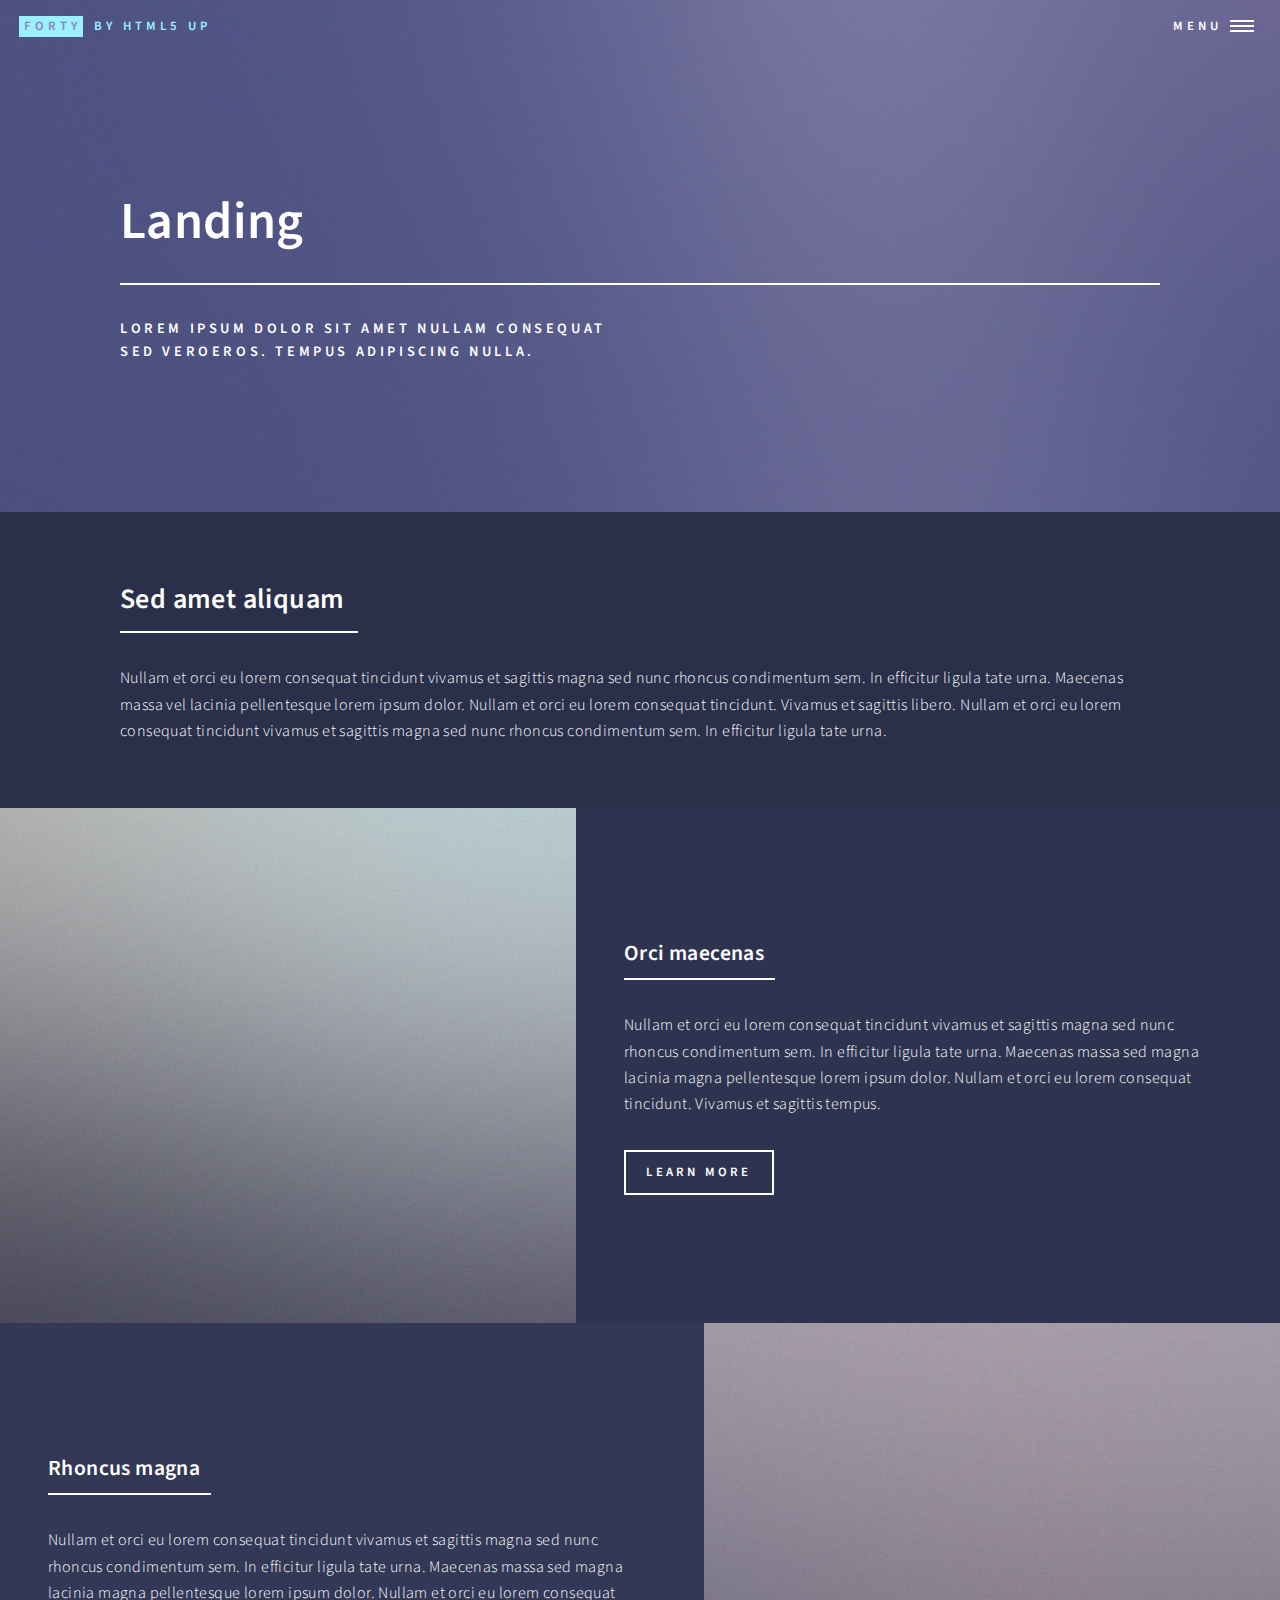
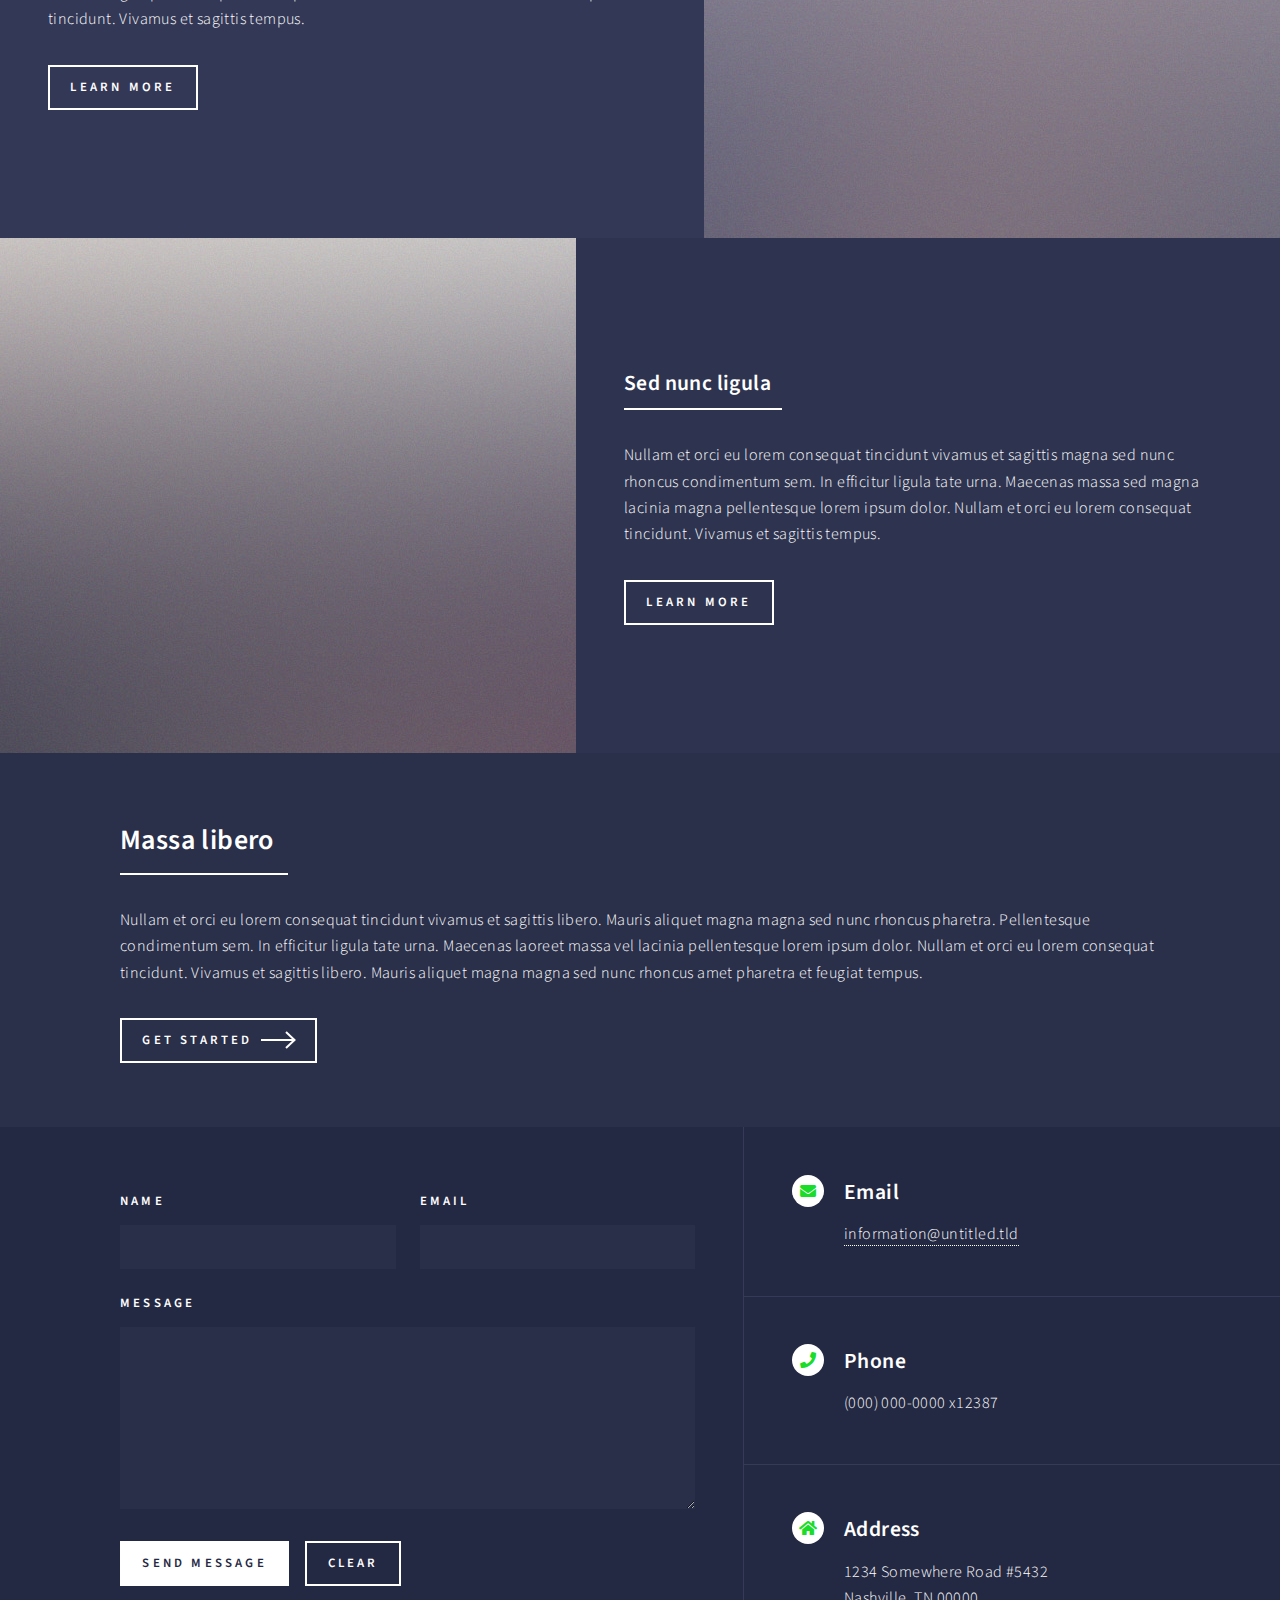
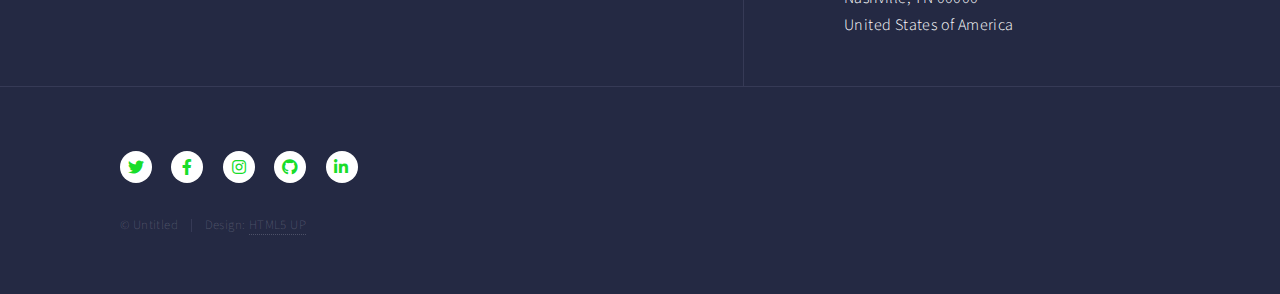
<file: landing.html>
<!DOCTYPE HTML>
<!--
	Forty by HTML5 UP
	html5up.net | @ajlkn
	Free for personal and commercial use under the CCA 3.0 license (html5up.net/license)
-->
<html>
	<head>
		<title>Landing - Forty by HTML5 UP</title>
		<meta charset="utf-8" />
		<meta name="viewport" content="width=device-width, initial-scale=1, user-scalable=no" />
		<link rel="stylesheet" href="assets/css/main.css" />
		<noscript><link rel="stylesheet" href="assets/css/noscript.css" /></noscript>
	</head>
	<body class="is-preload">

		<!-- Wrapper -->
			<div id="wrapper">

				<!-- Header -->
				<!-- Note: The "styleN" class below should match that of the banner element. -->
					<header id="header" class="alt style2">
						<a href="index.html" class="logo"><strong>Forty</strong> <span>by HTML5 UP</span></a>
						<nav>
							<a href="#menu">Menu</a>
						</nav>
					</header>

				<!-- Menu -->
					<nav id="menu">
						<ul class="links">
							<li><a href="index.html">Home</a></li>
							<li><a href="landing.html">Landing</a></li>
							<li><a href="generic.html">Generic</a></li>
							<li><a href="elements.html">Elements</a></li>
						</ul>
						<ul class="actions stacked">
							<li><a href="#" class="button primary fit">Get Started</a></li>
							<li><a href="#" class="button fit">Log In</a></li>
						</ul>
					</nav>

				<!-- Banner -->
				<!-- Note: The "styleN" class below should match that of the header element. -->
					<section id="banner" class="style2">
						<div class="inner">
							<span class="image">
								<img src="images/pic07.jpg" alt="" />
							</span>
							<header class="major">
								<h1>Landing</h1>
							</header>
							<div class="content">
								<p>Lorem ipsum dolor sit amet nullam consequat<br />
								sed veroeros. tempus adipiscing nulla.</p>
							</div>
						</div>
					</section>

				<!-- Main -->
					<div id="main">

						<!-- One -->
							<section id="one">
								<div class="inner">
									<header class="major">
										<h2>Sed amet aliquam</h2>
									</header>
									<p>Nullam et orci eu lorem consequat tincidunt vivamus et sagittis magna sed nunc rhoncus condimentum sem. In efficitur ligula tate urna. Maecenas massa vel lacinia pellentesque lorem ipsum dolor. Nullam et orci eu lorem consequat tincidunt. Vivamus et sagittis libero. Nullam et orci eu lorem consequat tincidunt vivamus et sagittis magna sed nunc rhoncus condimentum sem. In efficitur ligula tate urna.</p>
								</div>
							</section>

						<!-- Two -->
							<section id="two" class="spotlights">
								<section>
									<a href="generic.html" class="image">
										<img src="images/pic08.jpg" alt="" data-position="center center" />
									</a>
									<div class="content">
										<div class="inner">
											<header class="major">
												<h3>Orci maecenas</h3>
											</header>
											<p>Nullam et orci eu lorem consequat tincidunt vivamus et sagittis magna sed nunc rhoncus condimentum sem. In efficitur ligula tate urna. Maecenas massa sed magna lacinia magna pellentesque lorem ipsum dolor. Nullam et orci eu lorem consequat tincidunt. Vivamus et sagittis tempus.</p>
											<ul class="actions">
												<li><a href="generic.html" class="button">Learn more</a></li>
											</ul>
										</div>
									</div>
								</section>
								<section>
									<a href="generic.html" class="image">
										<img src="images/pic09.jpg" alt="" data-position="top center" />
									</a>
									<div class="content">
										<div class="inner">
											<header class="major">
												<h3>Rhoncus magna</h3>
											</header>
											<p>Nullam et orci eu lorem consequat tincidunt vivamus et sagittis magna sed nunc rhoncus condimentum sem. In efficitur ligula tate urna. Maecenas massa sed magna lacinia magna pellentesque lorem ipsum dolor. Nullam et orci eu lorem consequat tincidunt. Vivamus et sagittis tempus.</p>
											<ul class="actions">
												<li><a href="generic.html" class="button">Learn more</a></li>
											</ul>
										</div>
									</div>
								</section>
								<section>
									<a href="generic.html" class="image">
										<img src="images/pic10.jpg" alt="" data-position="25% 25%" />
									</a>
									<div class="content">
										<div class="inner">
											<header class="major">
												<h3>Sed nunc ligula</h3>
											</header>
											<p>Nullam et orci eu lorem consequat tincidunt vivamus et sagittis magna sed nunc rhoncus condimentum sem. In efficitur ligula tate urna. Maecenas massa sed magna lacinia magna pellentesque lorem ipsum dolor. Nullam et orci eu lorem consequat tincidunt. Vivamus et sagittis tempus.</p>
											<ul class="actions">
												<li><a href="generic.html" class="button">Learn more</a></li>
											</ul>
										</div>
									</div>
								</section>
							</section>

						<!-- Three -->
							<section id="three">
								<div class="inner">
									<header class="major">
										<h2>Massa libero</h2>
									</header>
									<p>Nullam et orci eu lorem consequat tincidunt vivamus et sagittis libero. Mauris aliquet magna magna sed nunc rhoncus pharetra. Pellentesque condimentum sem. In efficitur ligula tate urna. Maecenas laoreet massa vel lacinia pellentesque lorem ipsum dolor. Nullam et orci eu lorem consequat tincidunt. Vivamus et sagittis libero. Mauris aliquet magna magna sed nunc rhoncus amet pharetra et feugiat tempus.</p>
									<ul class="actions">
										<li><a href="generic.html" class="button next">Get Started</a></li>
									</ul>
								</div>
							</section>

					</div>

				<!-- Contact -->
					<section id="contact">
						<div class="inner">
							<section>
								<form method="post" action="#">
									<div class="fields">
										<div class="field half">
											<label for="name">Name</label>
											<input type="text" name="name" id="name" />
										</div>
										<div class="field half">
											<label for="email">Email</label>
											<input type="text" name="email" id="email" />
										</div>
										<div class="field">
											<label for="message">Message</label>
											<textarea name="message" id="message" rows="6"></textarea>
										</div>
									</div>
									<ul class="actions">
										<li><input type="submit" value="Send Message" class="primary" /></li>
										<li><input type="reset" value="Clear" /></li>
									</ul>
								</form>
							</section>
							<section class="split">
								<section>
									<div class="contact-method">
										<span class="icon solid alt fa-envelope"></span>
										<h3>Email</h3>
										<a href="#">information@untitled.tld</a>
									</div>
								</section>
								<section>
									<div class="contact-method">
										<span class="icon solid alt fa-phone"></span>
										<h3>Phone</h3>
										<span>(000) 000-0000 x12387</span>
									</div>
								</section>
								<section>
									<div class="contact-method">
										<span class="icon solid alt fa-home"></span>
										<h3>Address</h3>
										<span>1234 Somewhere Road #5432<br />
										Nashville, TN 00000<br />
										United States of America</span>
									</div>
								</section>
							</section>
						</div>
					</section>

				<!-- Footer -->
					<footer id="footer">
						<div class="inner">
							<ul class="icons">
								<li><a href="#" class="icon brands alt fa-twitter"><span class="label">Twitter</span></a></li>
								<li><a href="#" class="icon brands alt fa-facebook-f"><span class="label">Facebook</span></a></li>
								<li><a href="#" class="icon brands alt fa-instagram"><span class="label">Instagram</span></a></li>
								<li><a href="#" class="icon brands alt fa-github"><span class="label">GitHub</span></a></li>
								<li><a href="#" class="icon brands alt fa-linkedin-in"><span class="label">LinkedIn</span></a></li>
							</ul>
							<ul class="copyright">
								<li>&copy; Untitled</li><li>Design: <a href="https://html5up.net">HTML5 UP</a></li>
							</ul>
						</div>
					</footer>

			</div>

		<!-- Scripts -->
			<script src="assets/js/jquery.min.js"></script>
			<script src="assets/js/jquery.scrolly.min.js"></script>
			<script src="assets/js/jquery.scrollex.min.js"></script>
			<script src="assets/js/browser.min.js"></script>
			<script src="assets/js/breakpoints.min.js"></script>
			<script src="assets/js/util.js"></script>
			<script src="assets/js/main.js"></script>

	</body>
</html>
</file>
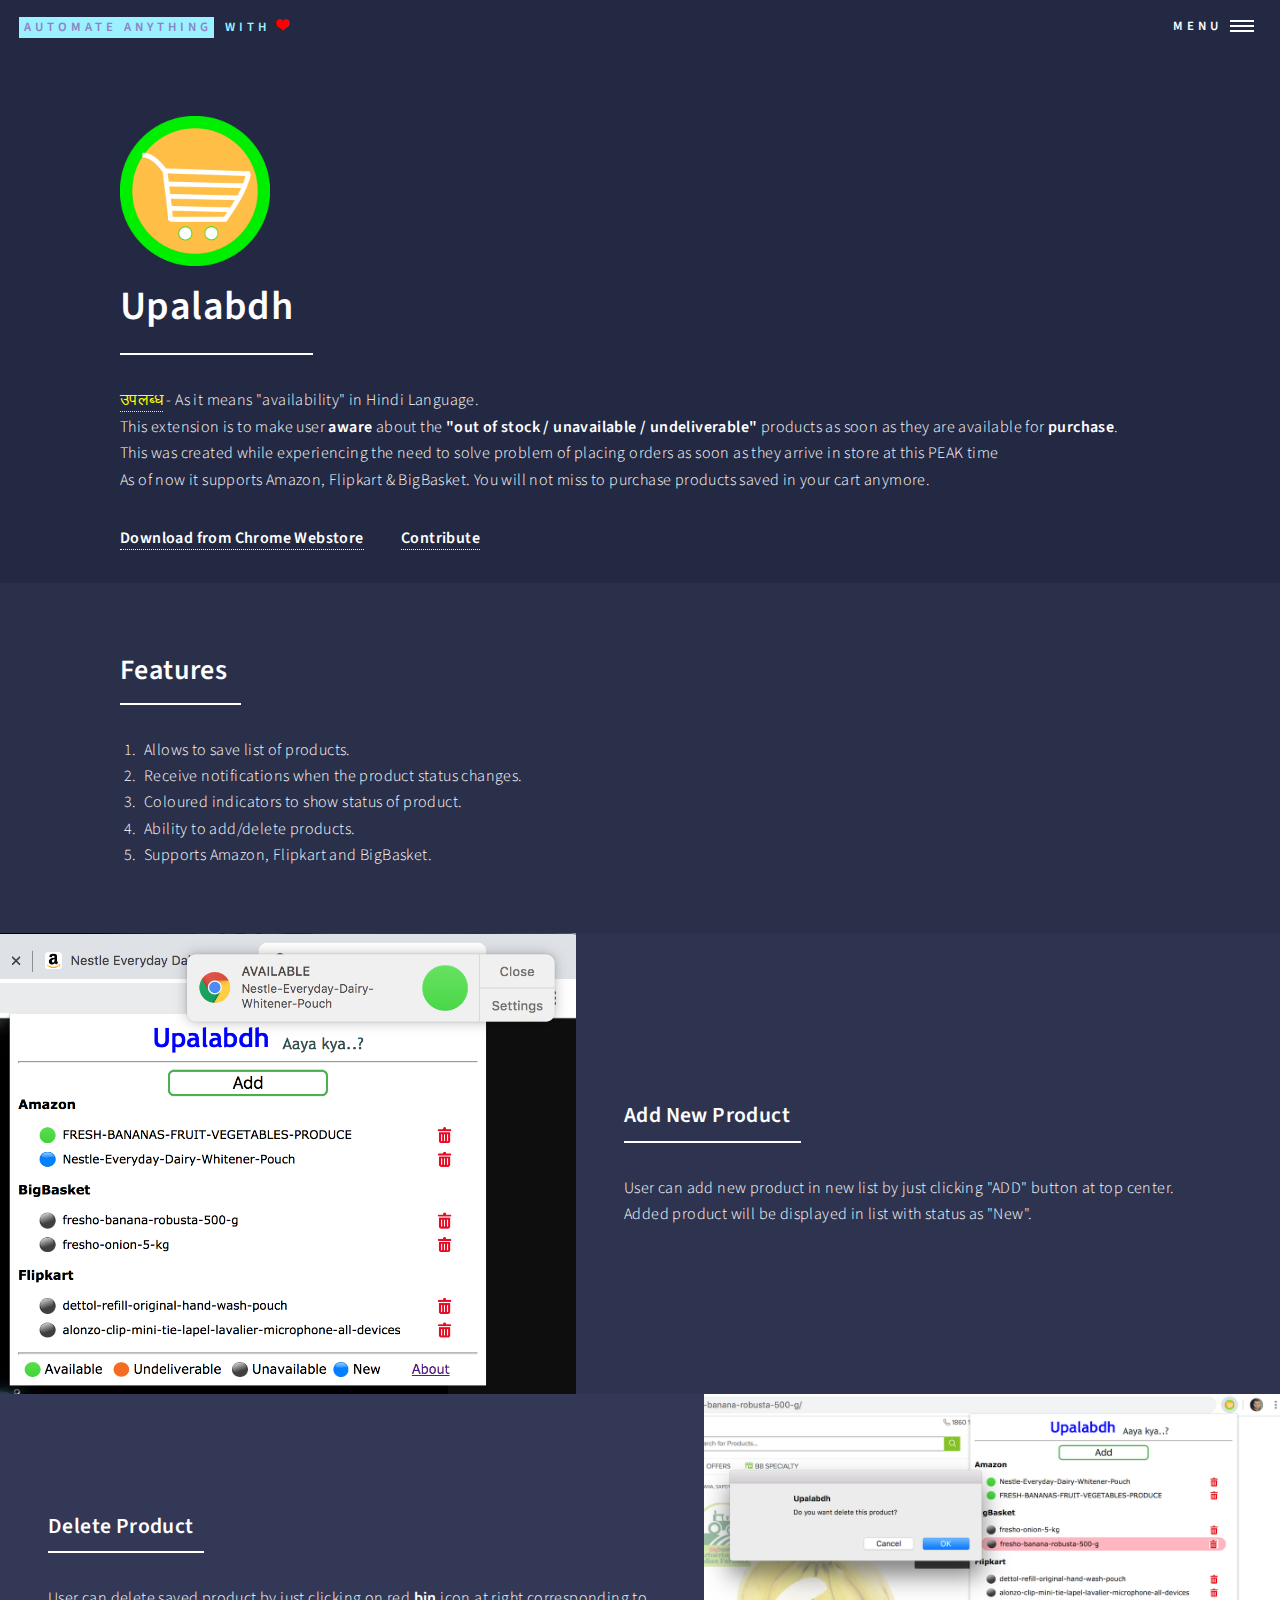
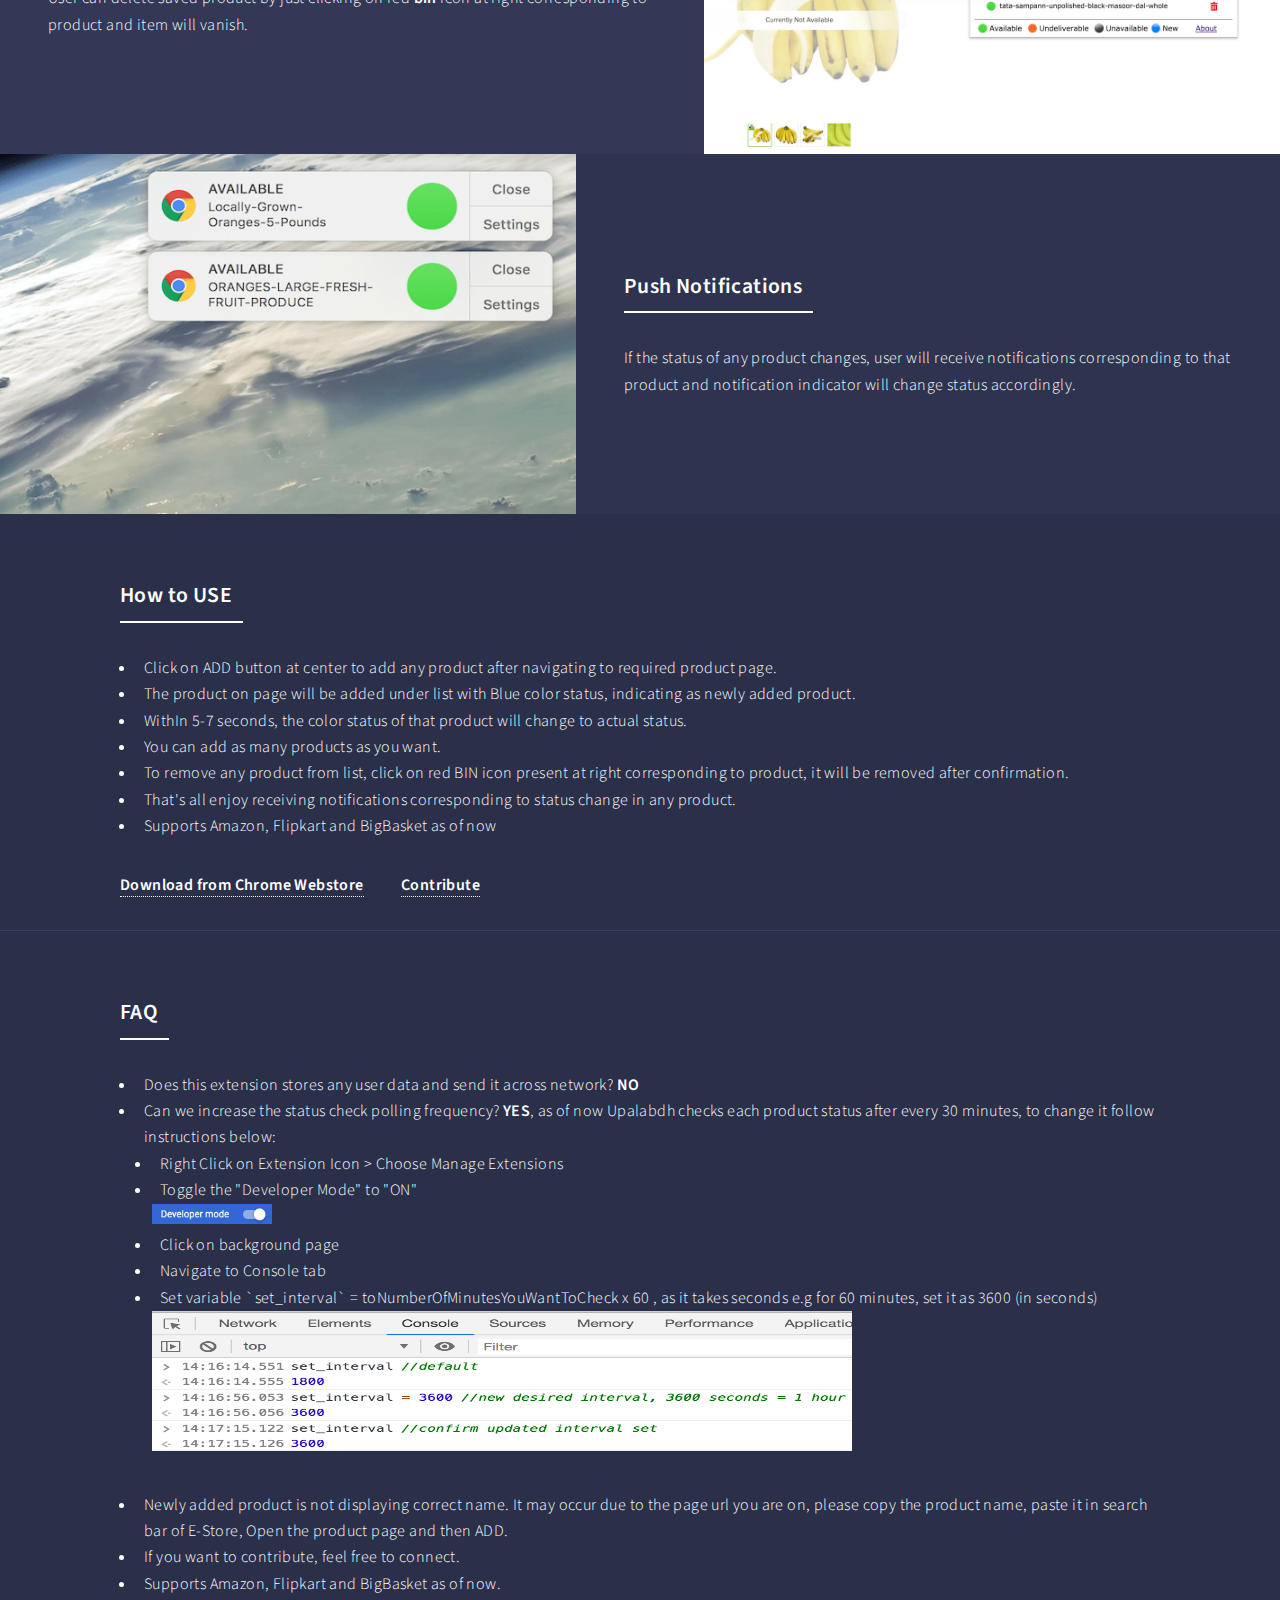
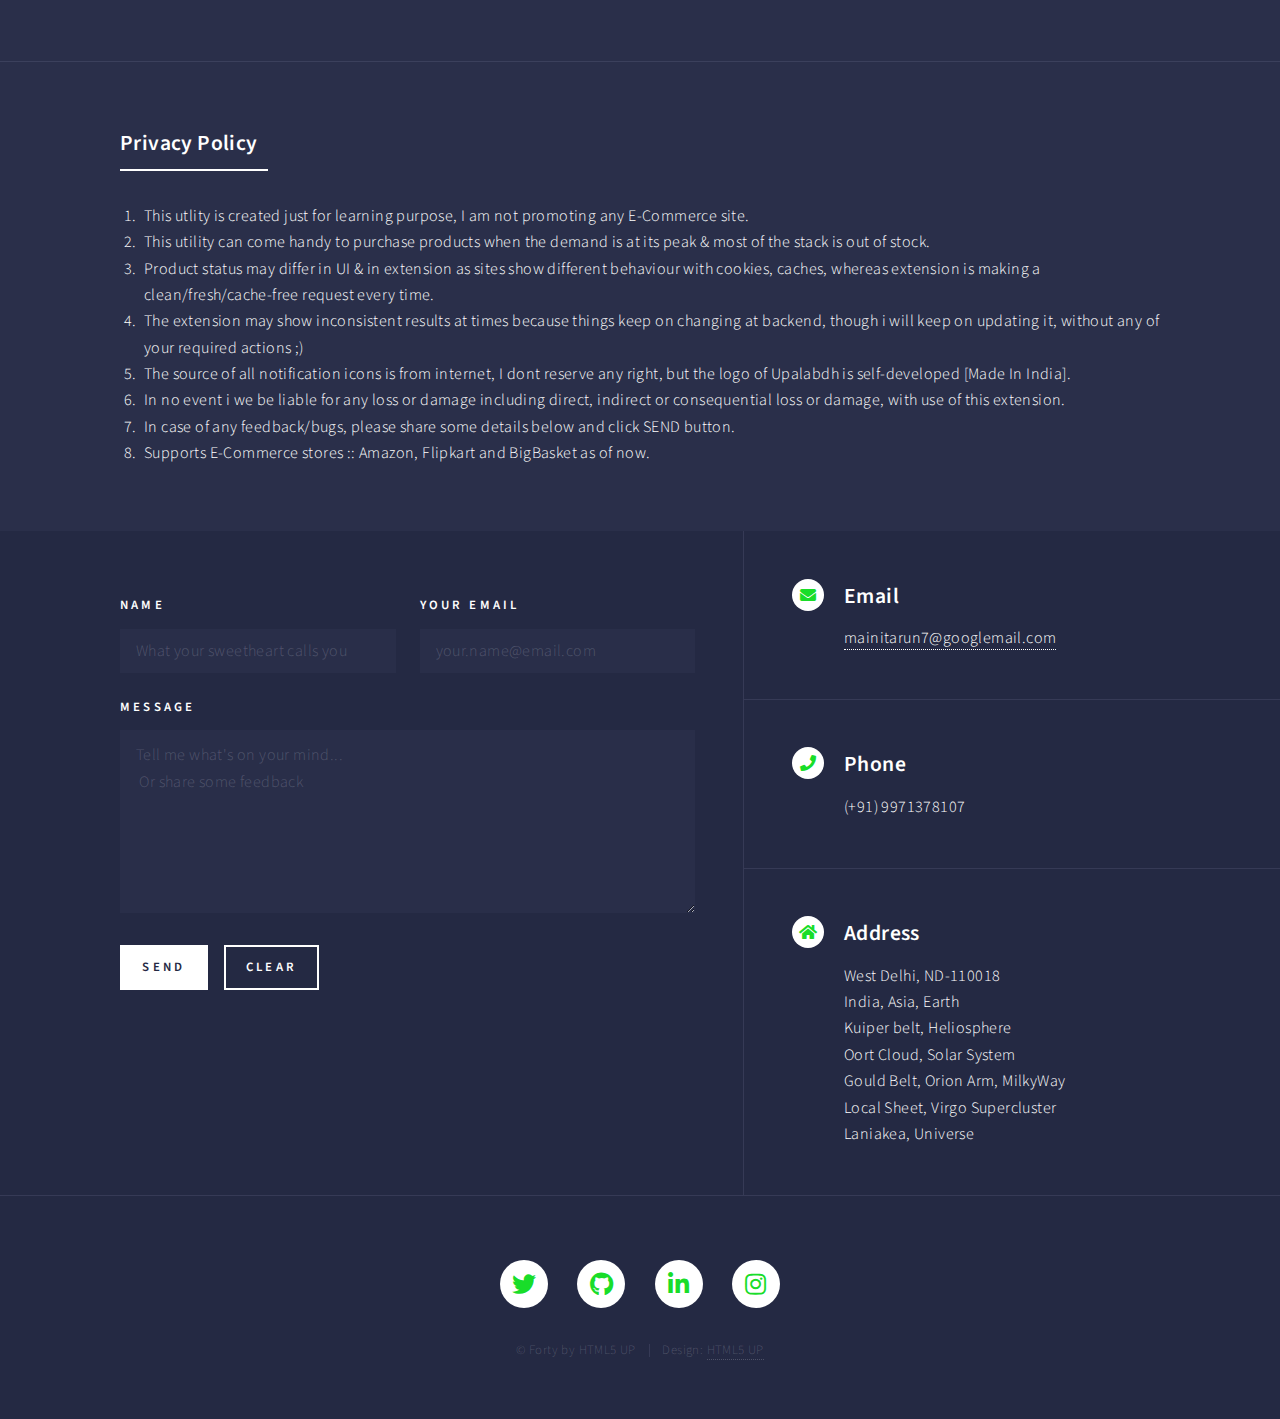
<file: upalabdh.html>
<!DOCTYPE HTML>
<!--
	Forty by HTML5 UP
	html5up.net | @ajlkn
	Free for personal and commercial use under the CCA 3.0 license (html5up.net/license)
-->
<html>
	<head>
		<script async src="https://www.googletagmanager.com/gtag/js?id=UA-165129693-1"></script>
		<script>
			window.dataLayer = window.dataLayer || [];
			function gtag(){dataLayer.push(arguments);}
			gtag('js', new Date());
			gtag('config', 'UA-165129693-1');
		</script>
		<title>Upalabdh</title>
		<meta charset="utf-8" />
		<meta name="viewport" content="width=device-width, initial-scale=1, user-scalable=no" />
		<link rel="stylesheet" href="assets/css/main.css" />
		<noscript><link rel="stylesheet" href="assets/css/noscript.css" /></noscript>
	</head>
	<body class="is-preload">

		<!-- Wrapper -->
			<div id="wrapper">

				<!-- Header -->
				<!-- Note: The "styleN" class below should match that of the banner element. -->
					<header id="header" class="alt style2">
						<a href="https://github.com/tarunmaini16" class="logo"><strong>Automate ANYTHING</strong> <span>with <font size="4.5" color="red">&#10084;</font></font></span></a>
						<nav>
							<a href="#menu">Menu</a>
						</nav>
					</header>

				<!-- Menu -->
					<nav id="menu">
						<ul class="links">
							<li><a href="index.html">Home</a></li>
							<li><a href="elements.html">Elements</a></li>
						</ul>
						<ul class="actions stacked">
							<li><a href="#" class="button primary fit">Get Started</a></li>
							<li><a href="#" class="button fit">Log In</a></li>
						</ul>
					</nav>

				<!-- Banner -->
				<!-- Note: The "styleN" class below should match that of the header element. -->
					<section id="up-banner" class="style2">
						<div class="inner">
							<span class="image">
								<img src="images/Upalabdh/icon_1600x1600.png"  alt="" height="150" width="150" />
							</span>
							<header class="major">
								<h1>Upalabdh</h1>
							</header>
							<div class="content">
								<p><a href="https://translate.google.co.in/#view=home&op=translate&sl=auto&tl=hi&text=Available" style="color: yellow" class="link">उपलब्ध</a> - As it means "availability" in Hindi Language. <br>
									This extension is to make user <b>aware</b> about the <b>"out of stock / unavailable / undeliverable"</b> products as soon as they are available for <b>purchase</b>.<br />
									This was created while experiencing the need to solve problem of placing orders as soon as they arrive in store at this PEAK time <br>
									As of now it supports Amazon, Flipkart & BigBasket. You will not miss to purchase products saved in your cart anymore.</p>
								<b><a href="https://chrome.google.com/webstore/detail/upalabdh/lmddecfpppmaomiopmlgbeemkdpllhmh" target="_blank"> Download from Chrome Webstore</a></b>&nbsp;
									&nbsp;&nbsp;&nbsp;&nbsp;&nbsp;&nbsp;&nbsp;&nbsp;
									<b><a href="https://github.com/tarunmaini16/Upalabdh" target="_blank">Contribute</a></b>
							</div>
						</div>
					</section>

				<!-- Main -->
					<div id="main">

						<!-- One -->
							<section id="one">
								<div class="inner">
									<header class="major">
										<h2>Features</h2>
									</header>
									<p><ol><li>Allows to save list of products.</li>
									<li>Receive notifications when the product status changes.</li>
									<li>Coloured indicators to show status of product.</li>
									<li>Ability to add/delete products.</li>
									<li>Supports Amazon, Flipkart and BigBasket.</li></ol></p>
								</div>
							</section>

						<!-- Two -->
							<section id="two" class="spotlights">
									<section>
									<a href="" class="image">
										<img src="images/Upalabdh/addProduct.png" alt="" data-position="center center" />
									</a>
									<div class="content">
										<div class="inner">
											<header class="major">
												<h3>Add New Product</h3>
											</header>
											<p>User can add new product in new list by just clicking "ADD" button at top center.<br>
												Added product will be displayed in list with status as "New".</p>
<!--											<ul class="actions">-->
<!--												<li><a href="generic.html" class="button">Learn more</a></li>-->
<!--											</ul>-->
										</div>
									</div>
								</section>
								<section>
									<a href="generic.html" class="image">
										<img src="images/Upalabdh/deleteProduct.png" alt="" data-position="top center" />
									</a>
									<div class="content">
										<div class="inner">
											<header class="major">
												<h3>Delete Product</h3>
											</header>
											<p>User can delete saved product by just clicking on red <b>bin</b> icon at right corresponding to product and item will vanish.</p>
<!--											<ul class="actions">-->
<!--												<li><a href="generic.html" class="button">Learn more</a></li>-->
<!--											</ul>-->
										</div>
									</div>
								</section>
								<section>
									<a href="generic.html" class="image">
										<img src="images/Upalabdh/green.png" alt="" data-position="25% 25%" />
									</a>
									<div class="content">
										<div class="inner">
											<header class="major">
												<h3>Push Notifications</h3>
											</header>
											<p>If the status of any product changes, user will receive notifications corresponding to that product and notification indicator will change status accordingly.</p>
<!--											<ul class="actions">-->
<!--												<li><a href="generic.html" class="button">Learn more</a></li>-->
<!--											</ul>-->
										</div>
									</div>
								</section>
							</section>

						<!-- Three -->
							<section id="three">
								<div class="inner">
									<header class="major">
										<h3>How to USE</h3>
									</header>
									<p><ul><li>Click on ADD button at center to add any product after navigating to required product page.</li>
									<li>The product on page will be added under list with Blue color status, indicating as newly added product.</li>
									<li>WithIn 5-7 seconds, the color status of that product will change to actual status.</li>
									<li>You can add as many products as you want.</li>
									<li>To remove any product from list, click on red BIN icon present at right corresponding to product, it will be removed after confirmation.</li>
									<li>That's all enjoy receiving notifications corresponding to status change in any product.</li>
									<li>Supports Amazon, Flipkart and BigBasket as of now</li></ul></p>
									<b><a href="https://chrome.google.com/webstore/detail/upalabdh/lmddecfpppmaomiopmlgbeemkdpllhmh" target="_blank"> Download from Chrome Webstore</a></b>&nbsp;
									&nbsp;&nbsp;&nbsp;&nbsp;&nbsp;&nbsp;&nbsp;&nbsp;
									<b><a href="https://github.com/tarunmaini16/Upalabdh" target="_blank">Contribute</a></b>
								</div>
							</section>
							<section id="three">
								<div class="inner">
									<header class="major">
										<h3>FAQ</h3>
									</header>
									<p><ul><li>Does this extension stores any user data and send it across network? <b>NO</b> </li>
									<li>Can we increase the status check polling frequency? <b>YES</b>, as of now Upalabdh checks each product status after every 30 minutes, to change it follow instructions below:</li>
									<ul>
										<li>Right Click on Extension Icon > Choose Manage Extensions </li>
										<li>Toggle the "Developer Mode" to "ON"</li><img src="images/Upalabdh/developerModeToggle.png" height="20" width="120">
										<li>Click on background page</li>
										<li>Navigate to Console tab</li>
										<li>Set variable `set_interval` = toNumberOfMinutesYouWantToCheck x 60 , as it takes seconds e.g for 60 minutes, set it as 3600 (in seconds)</li>
										<img src="images/Upalabdh/setInterval.png" height="140" width="700">
									</ul>
									<li>Newly added product is not displaying correct name. It may occur due to the page url you are on, please copy the product name, paste it in search bar of E-Store, Open the product page and then ADD.</li>
									<li>If you want to contribute, feel free to connect.</li>
									<li>Supports Amazon, Flipkart and BigBasket as of now.</li></ul></p>
								</div>
							</section>
							<section id="three">
								<div class="inner">
									<header class="major">
										<h3>Privacy Policy</h3>
									</header>
									<p><ol><li>This utlity is created just for learning purpose, I am not promoting any E-Commerce site.</li>
									<li>This utility can come handy to purchase products when the demand is at its peak & most of the stack is out of stock.</li>
									<li>Product status may differ in UI & in extension as sites show different behaviour with cookies, caches, whereas extension is making a clean/fresh/cache-free request every time.</li>
									<li>The extension may show inconsistent results at times because things keep on changing at backend, though i will keep on updating it, without any of your required actions ;)</li>
									<li>The source of all notification icons is from internet, I dont reserve any right, but the logo of Upalabdh is self-developed [Made In India].</li>
									<li>In no event i we be liable for any loss or damage including direct, indirect or consequential loss or damage, with use of this extension.</li>
									<li>In case of any feedback/bugs, please share some details below and click SEND button.</li>
									<li>Supports E-Commerce stores :: Amazon, Flipkart and BigBasket as of now.</li></ol></p>
								</div>
							</section>
					</div>

				<!-- Contact -->
				<section id="contact">
					<div class="inner">
						<section>
							<form action="https://formspree.io/mainitarun7@gmail.com" method="POST">
								<div class="fields">
									<div class="field half">
										<label for="name">Name</label>
										<input type="text" name="name" placeholder="What your sweetheart calls you" id="name" />
									</div>
									<div class="field half">
										<label for="email">Your Email</label>
										<input type="email" name="_replyto" placeholder="your.name@email.com" id="email" />
									</div>
									<!--										<div class="field half">-->
									<!--											<input type="file" name="attachment" accept="image/png, image/jpeg">-->
									<!--										</div>-->
									<div class="field">
										<label for="message">Message</label>
										<textarea name="message" placeholder="Tell me what's on your mind...&#10 Or share some feedback" id="message" rows="6"></textarea>
									</div>
									<input type="hidden" name="_next" value="https://github.com/tarunmaini16	"/>
								</div>
								<ul class="actions">
									<li><input type="submit" value="Send" class="primary" /></li>
									<li><input type="reset" value="Clear" /></li>
								</ul>
							</form>
						</section>
						<section class="split">
							<section>
								<div class="contact-method">
									<span class="icon solid alt fa-envelope"></span>
									<h3>Email</h3>
									<a href="#">mainitarun7@googlemail.com</a>
								</div>
							</section>
							<section>
								<div class="contact-method">
									<span class="icon solid alt fa-phone"></span>
									<h3>Phone</h3>
									<span>(+91) 9971378107</span>
								</div>
							</section>
							<section>
								<div class="contact-method">
									<span class="icon solid alt fa-home"></span>
									<h3>Address</h3>
									<span>West Delhi, ND-110018<br />
										India, Asia, Earth<br />
										Kuiper belt, Heliosphere<br/>
										Oort Cloud, Solar System<br/>
											Gould Belt, Orion Arm, MilkyWay<br/>
											Local Sheet, Virgo Supercluster<br/>
											Laniakea, Universe</span>
								</div>
							</section>
						</section>
					</div>
				</section>

				<!-- Footer -->
				<footer id="footer">
					<div class="inner"><center>
						<ul class="icons"><font size="5">
							<li><a href="https://twitter.com/mainitarun7" class="icon brands alt fa-twitter"><span class="label">Twitter</span></a></li>
							<li><a href="https://github.com/tarunmaini16" class="icon brands alt fa-github"><span class="label">GitHub</span></a></li>
							<li><a href="https://www.linkedin.com/in/tarunmaini79/" class="icon brands alt fa-linkedin-in"><span class="label">LinkedIn</span></a></li>
							<li><a href="https://www.instagram.com/tarunmaini16/?hl=en" class="icon brands alt fa-instagram"><span class="label">Instagram</span></a></li>
						</font>
						</ul>
						<ul class="copyright">
							<li>&copy; Forty by HTML5 UP</li><li>Design: <a href="https://html5up.net">HTML5 UP</a></li>
						</ul>
					</center>
					</div>
				</footer>

			</div>

		<!-- Scripts -->
		<script src="assets/js/jquery.min.js"></script>
		<script src="assets/js/jquery.scrolly.min.js"></script>
		<script src="assets/js/jquery.scrollex.min.js"></script>
		<script src="assets/js/browser.min.js"></script>
		<script src="assets/js/breakpoints.min.js"></script>
		<script src="assets/js/util.js"></script>
		<script src="assets/js/main.js"></script>

	</body>
</html>
</file>
<file: assets/css/noscript.css>
/*
	Forty by HTML5 UP
	html5up.net | @ajlkn
	Free for personal and commercial use under the CCA 3.0 license (html5up.net/license)
*/

/* Banner */

	body.is-preload #banner:after {
		opacity: 0.85;
	}

	body.is-preload #banner > .inner {
		-moz-filter: none;
		-webkit-filter: none;
		-ms-filter: none;
		filter: none;
		-moz-transform: none;
		-webkit-transform: none;
		-ms-transform: none;
		transform: none;
		opacity: 1;
	}
</file>
<file: assets/css/main.css>
@import url(fontawesome-all.min.css);
@import url("https://fonts.googleapis.com/css?family=Source+Sans+Pro:300,300italic,600,600italic");

/*
	Forty by HTML5 UP
	html5up.net | @ajlkn
	Free for personal and commercial use under the CCA 3.0 license (html5up.net/license)
*/

html, body, div, span, applet, object,
iframe, h1, h2, h3, h4, h5, h6, p, blockquote,
pre, a, abbr, acronym, address, big, cite,
code, del, dfn, em, img, ins, kbd, q, s, samp,
small, strike, strong, sub, sup, tt, var, b,
u, i, center, dl, dt, dd, ol, ul, li, fieldset,
form, label, legend, table, caption, tbody,
tfoot, thead, tr, th, td, article, aside,
canvas, details, embed, figure, figcaption,
footer, header, hgroup, menu, nav, output, ruby,
section, summary, time, mark, audio, video {
	margin: 0;
	padding: 0;
	border: 0;
	font-size: 100%;
	font: inherit;
	vertical-align: baseline;}

article, aside, details, figcaption, figure,
footer, header, hgroup, menu, nav, section {
	display: block;}

body {
	line-height: 1;
}

ol, ul {
	list-style: none;
}

blockquote, q {
	quotes: none;
}

	blockquote:before, blockquote:after, q:before, q:after {
		content: '';
		content: none;
	}

table {
	border-collapse: collapse;
	border-spacing: 0;
}

body {
	-webkit-text-size-adjust: none;
}

mark {
	background-color: transparent;
	color: inherit;
}

input::-moz-focus-inner {
	border: 0;
	padding: 0;
}

input, select, textarea {
	-moz-appearance: none;
	-webkit-appearance: none;
	-ms-appearance: none;
	appearance: none;
}

/* Basic */

	@-ms-viewport {
		width: device-width;
	}

	body {
		-ms-overflow-style: scrollbar;
	}

	@media screen and (max-width: 480px) {

		html, body {
			min-width: 320px;
		}

	}

	html {
		box-sizing: border-box;
	}

	*, *:before, *:after {
		box-sizing: inherit;
	}

	body {
		background: #242943;
	}

		body.is-preload *, body.is-preload *:before, body.is-preload *:after {
			-moz-animation: none !important;
			-webkit-animation: none !important;
			-ms-animation: none !important;
			animation: none !important;
			-moz-transition: none !important;
			-webkit-transition: none !important;
			-ms-transition: none !important;
			transition: none !important;
		}

/* Type */

	body, input, select, textarea {
		color: #ffffff;
		font-family: "Source Sans Pro", Helvetica, sans-serif;
		font-size: 17pt;
		font-weight: 300;
		letter-spacing: 0.025em;
		line-height: 1.65;
	}

		@media screen and (max-width: 1680px) {

			body, input, select, textarea {
				font-size: 14pt;
			}

		}

		@media screen and (max-width: 1280px) {

			body, input, select, textarea {
				font-size: 12pt;
			}

		}

		@media screen and (max-width: 360px) {

			body, input, select, textarea {
				font-size: 11pt;
			}

		}

	a {
		-moz-transition: color 0.2s ease-in-out, border-bottom-color 0.2s ease-in-out;
		-webkit-transition: color 0.2s ease-in-out, border-bottom-color 0.2s ease-in-out;
		-ms-transition: color 0.2s ease-in-out, border-bottom-color 0.2s ease-in-out;
		transition: color 0.2s ease-in-out, border-bottom-color 0.2s ease-in-out;
		border-bottom: dotted 1px;
		color: inherit;
		text-decoration: none;
	}

		a:hover {
			border-bottom-color: transparent;
			color: #9bf1ff !important;
		}

		a:active {
			color: #53e3fb !important;
		}

	strong, b {
		color: #ffffff;
		font-weight: 600;
	}

	em, i {
		font-style: italic;
	}

	p {
		margin: 0 0 2em 0;
	}

	h1, h2, h3, h4, h5, h6 {
		color: #ffffff;
		font-weight: 600;
		line-height: 1.65;
		margin: 0 0 1em 0;
	}

		h1 a, h2 a, h3 a, h4 a, h5 a, h6 a {
			color: inherit;
			border-bottom: 0;
		}

	h1 {
		font-size: 2.5em;
	}

	h2 {
		font-size: 1.75em;
	}

	h3 {
		font-size: 1.35em;
	}

	h4 {
		font-size: 1.1em;
	}

	h5 {
		font-size: 0.9em;
	}

	h6 {
		font-size: 0.7em;
	}

	@media screen and (max-width: 736px) {

		h1 {
			font-size: 2em;
		}

		h2 {
			font-size: 1.5em;
		}

		h3 {
			font-size: 1.25em;
		}

	}

	sub {
		font-size: 0.8em;
		position: relative;
		top: 0.5em;
	}

	sup {
		font-size: 0.8em;
		position: relative;
		top: -0.5em;
	}

	blockquote {
		border-left: solid 4px rgba(212, 212, 255, 0.1);
		font-style: italic;
		margin: 0 0 2em 0;
		padding: 0.5em 0 0.5em 2em;
	}

	code {
		background: rgba(212, 212, 255, 0.035);
		font-family: "Courier New", monospace;
		font-size: 0.9em;
		margin: 0 0.25em;
		padding: 0.25em 0.65em;
	}

	pre {
		-webkit-overflow-scrolling: touch;
		font-family: "Courier New", monospace;
		font-size: 0.9em;
		margin: 0 0 2em 0;
	}

		pre code {
			display: block;
			line-height: 1.75;
			padding: 1em 1.5em;
			overflow-x: auto;
		}

	hr {
		border: 0;
		border-bottom: solid 1px rgba(212, 212, 255, 0.1);
		margin: 2em 0;
	}

		hr.major {
			margin: 3em 0;
		}

	.align-left {
		text-align: left;
	}

	.align-center {
		text-align: center;
	}

	.align-right {
		text-align: right;
	}

/* Row */

	.row {
		display: flex;
		flex-wrap: wrap;
		box-sizing: border-box;
		align-items: stretch;
	}

		.row > * {
			box-sizing: border-box;
		}

		.row.gtr-uniform > * > :last-child {
			margin-bottom: 0;
		}

		.row.aln-left {
			justify-content: flex-start;
		}

		.row.aln-center {
			justify-content: center;
		}

		.row.aln-right {
			justify-content: flex-end;
		}

		.row.aln-top {
			align-items: flex-start;
		}

		.row.aln-middle {
			align-items: center;
		}

		.row.aln-bottom {
			align-items: flex-end;
		}

		.row > .imp {
			order: -1;
		}

		.row > .col-1 {
			width: 8.33333%;
		}

		.row > .off-1 {
			margin-left: 8.33333%;
		}

		.row > .col-2 {
			width: 16.66667%;
		}

		.row > .off-2 {
			margin-left: 16.66667%;
		}

		.row > .col-3 {
			width: 25%;
		}

		.row > .off-3 {
			margin-left: 25%;
		}

		.row > .col-4 {
			width: 33.33333%;
		}

		.row > .off-4 {
			margin-left: 33.33333%;
		}

		.row > .col-5 {
			width: 41.66667%;
		}

		.row > .off-5 {
			margin-left: 41.66667%;
		}

		.row > .col-6 {
			width: 50%;
		}

		.row > .off-6 {
			margin-left: 50%;
		}

		.row > .col-7 {
			width: 58.33333%;
		}

		.row > .off-7 {
			margin-left: 58.33333%;
		}

		.row > .col-8 {
			width: 66.66667%;
		}

		.row > .off-8 {
			margin-left: 66.66667%;
		}

		.row > .col-9 {
			width: 75%;
		}

		.row > .off-9 {
			margin-left: 75%;
		}

		.row > .col-10 {
			width: 83.33333%;
		}

		.row > .off-10 {
			margin-left: 83.33333%;
		}

		.row > .col-11 {
			width: 91.66667%;
		}

		.row > .off-11 {
			margin-left: 91.66667%;
		}

		.row > .col-12 {
			width: 100%;
		}

		.row > .off-12 {
			margin-left: 100%;
		}

		.row.gtr-0 {
			margin-top: 0;
			margin-left: 0em;
		}

			.row.gtr-0 > * {
				padding: 0 0 0 0em;
			}

			.row.gtr-0.gtr-uniform {
				margin-top: 0em;
			}

				.row.gtr-0.gtr-uniform > * {
					padding-top: 0em;
				}

		.row.gtr-25 {
			margin-top: 0;
			margin-left: -0.5em;
		}

			.row.gtr-25 > * {
				padding: 0 0 0 0.5em;
			}

			.row.gtr-25.gtr-uniform {
				margin-top: -0.5em;
			}

				.row.gtr-25.gtr-uniform > * {
					padding-top: 0.5em;
				}

		.row.gtr-50 {
			margin-top: 0;
			margin-left: -1em;
		}

			.row.gtr-50 > * {
				padding: 0 0 0 1em;
			}

			.row.gtr-50.gtr-uniform {
				margin-top: -1em;
			}

				.row.gtr-50.gtr-uniform > * {
					padding-top: 1em;
				}

		.row {
			margin-top: 0;
			margin-left: -2em;
		}

			.row > * {
				padding: 0 0 0 2em;
			}

			.row.gtr-uniform {
				margin-top: -2em;
			}

				.row.gtr-uniform > * {
					padding-top: 2em;
				}

		.row.gtr-150 {
			margin-top: 0;
			margin-left: -3em;
		}

			.row.gtr-150 > * {
				padding: 0 0 0 3em;
			}

			.row.gtr-150.gtr-uniform {
				margin-top: -3em;
			}

				.row.gtr-150.gtr-uniform > * {
					padding-top: 3em;
				}

		.row.gtr-200 {
			margin-top: 0;
			margin-left: -4em;
		}

			.row.gtr-200 > * {
				padding: 0 0 0 4em;
			}

			.row.gtr-200.gtr-uniform {
				margin-top: -4em;
			}

				.row.gtr-200.gtr-uniform > * {
					padding-top: 4em;
				}

		@media screen and (max-width: 1680px) {

			.row {
				display: flex;
				flex-wrap: wrap;
				box-sizing: border-box;
				align-items: stretch;
			}

				.row > * {
					box-sizing: border-box;
				}

				.row.gtr-uniform > * > :last-child {
					margin-bottom: 0;
				}

				.row.aln-left {
					justify-content: flex-start;
				}

				.row.aln-center {
					justify-content: center;
				}

				.row.aln-right {
					justify-content: flex-end;
				}

				.row.aln-top {
					align-items: flex-start;
				}

				.row.aln-middle {
					align-items: center;
				}

				.row.aln-bottom {
					align-items: flex-end;
				}

				.row > .imp-xlarge {
					order: -1;
				}

				.row > .col-1-xlarge {
					width: 8.33333%;
				}

				.row > .off-1-xlarge {
					margin-left: 8.33333%;
				}

				.row > .col-2-xlarge {
					width: 16.66667%;
				}

				.row > .off-2-xlarge {
					margin-left: 16.66667%;
				}

				.row > .col-3-xlarge {
					width: 25%;
				}

				.row > .off-3-xlarge {
					margin-left: 25%;
				}

				.row > .col-4-xlarge {
					width: 33.33333%;
				}

				.row > .off-4-xlarge {
					margin-left: 33.33333%;
				}

				.row > .col-5-xlarge {
					width: 41.66667%;
				}

				.row > .off-5-xlarge {
					margin-left: 41.66667%;
				}

				.row > .col-6-xlarge {
					width: 50%;
				}

				.row > .off-6-xlarge {
					margin-left: 50%;
				}

				.row > .col-7-xlarge {
					width: 58.33333%;
				}

				.row > .off-7-xlarge {
					margin-left: 58.33333%;
				}

				.row > .col-8-xlarge {
					width: 66.66667%;
				}

				.row > .off-8-xlarge {
					margin-left: 66.66667%;
				}

				.row > .col-9-xlarge {
					width: 75%;
				}

				.row > .off-9-xlarge {
					margin-left: 75%;
				}

				.row > .col-10-xlarge {
					width: 83.33333%;
				}

				.row > .off-10-xlarge {
					margin-left: 83.33333%;
				}

				.row > .col-11-xlarge {
					width: 91.66667%;
				}

				.row > .off-11-xlarge {
					margin-left: 91.66667%;
				}

				.row > .col-12-xlarge {
					width: 100%;
				}

				.row > .off-12-xlarge {
					margin-left: 100%;
				}

				.row.gtr-0 {
					margin-top: 0;
					margin-left: 0em;
				}

					.row.gtr-0 > * {
						padding: 0 0 0 0em;
					}

					.row.gtr-0.gtr-uniform {
						margin-top: 0em;
					}

						.row.gtr-0.gtr-uniform > * {
							padding-top: 0em;
						}

				.row.gtr-25 {
					margin-top: 0;
					margin-left: -0.5em;
				}

					.row.gtr-25 > * {
						padding: 0 0 0 0.5em;
					}

					.row.gtr-25.gtr-uniform {
						margin-top: -0.5em;
					}

						.row.gtr-25.gtr-uniform > * {
							padding-top: 0.5em;
						}

				.row.gtr-50 {
					margin-top: 0;
					margin-left: -1em;
				}

					.row.gtr-50 > * {
						padding: 0 0 0 1em;
					}

					.row.gtr-50.gtr-uniform {
						margin-top: -1em;
					}

						.row.gtr-50.gtr-uniform > * {
							padding-top: 1em;
						}

				.row {
					margin-top: 0;
					margin-left: -2em;
				}

					.row > * {
						padding: 0 0 0 2em;
					}

					.row.gtr-uniform {
						margin-top: -2em;
					}

						.row.gtr-uniform > * {
							padding-top: 2em;
						}

				.row.gtr-150 {
					margin-top: 0;
					margin-left: -3em;
				}

					.row.gtr-150 > * {
						padding: 0 0 0 3em;
					}

					.row.gtr-150.gtr-uniform {
						margin-top: -3em;
					}

						.row.gtr-150.gtr-uniform > * {
							padding-top: 3em;
						}

				.row.gtr-200 {
					margin-top: 0;
					margin-left: -4em;
				}

					.row.gtr-200 > * {
						padding: 0 0 0 4em;
					}

					.row.gtr-200.gtr-uniform {
						margin-top: -4em;
					}

						.row.gtr-200.gtr-uniform > * {
							padding-top: 4em;
						}

		}

		@media screen and (max-width: 1280px) {

			.row {
				display: flex;
				flex-wrap: wrap;
				box-sizing: border-box;
				align-items: stretch;
			}

				.row > * {
					box-sizing: border-box;
				}

				.row.gtr-uniform > * > :last-child {
					margin-bottom: 0;
				}

				.row.aln-left {
					justify-content: flex-start;
				}

				.row.aln-center {
					justify-content: center;
				}

				.row.aln-right {
					justify-content: flex-end;
				}

				.row.aln-top {
					align-items: flex-start;
				}

				.row.aln-middle {
					align-items: center;
				}

				.row.aln-bottom {
					align-items: flex-end;
				}

				.row > .imp-large {
					order: -1;
				}

				.row > .col-1-large {
					width: 8.33333%;
				}

				.row > .off-1-large {
					margin-left: 8.33333%;
				}

				.row > .col-2-large {
					width: 16.66667%;
				}

				.row > .off-2-large {
					margin-left: 16.66667%;
				}

				.row > .col-3-large {
					width: 25%;
				}

				.row > .off-3-large {
					margin-left: 25%;
				}

				.row > .col-4-large {
					width: 33.33333%;
				}

				.row > .off-4-large {
					margin-left: 33.33333%;
				}

				.row > .col-5-large {
					width: 41.66667%;
				}

				.row > .off-5-large {
					margin-left: 41.66667%;
				}

				.row > .col-6-large {
					width: 50%;
				}

				.row > .off-6-large {
					margin-left: 50%;
				}

				.row > .col-7-large {
					width: 58.33333%;
				}

				.row > .off-7-large {
					margin-left: 58.33333%;
				}

				.row > .col-8-large {
					width: 66.66667%;
				}

				.row > .off-8-large {
					margin-left: 66.66667%;
				}

				.row > .col-9-large {
					width: 75%;
				}

				.row > .off-9-large {
					margin-left: 75%;
				}

				.row > .col-10-large {
					width: 83.33333%;
				}

				.row > .off-10-large {
					margin-left: 83.33333%;
				}

				.row > .col-11-large {
					width: 91.66667%;
				}

				.row > .off-11-large {
					margin-left: 91.66667%;
				}

				.row > .col-12-large {
					width: 100%;
				}

				.row > .off-12-large {
					margin-left: 100%;
				}

				.row.gtr-0 {
					margin-top: 0;
					margin-left: 0em;
				}

					.row.gtr-0 > * {
						padding: 0 0 0 0em;
					}

					.row.gtr-0.gtr-uniform {
						margin-top: 0em;
					}

						.row.gtr-0.gtr-uniform > * {
							padding-top: 0em;
						}

				.row.gtr-25 {
					margin-top: 0;
					margin-left: -0.375em;
				}

					.row.gtr-25 > * {
						padding: 0 0 0 0.375em;
					}

					.row.gtr-25.gtr-uniform {
						margin-top: -0.375em;
					}

						.row.gtr-25.gtr-uniform > * {
							padding-top: 0.375em;
						}

				.row.gtr-50 {
					margin-top: 0;
					margin-left: -0.75em;
				}

					.row.gtr-50 > * {
						padding: 0 0 0 0.75em;
					}

					.row.gtr-50.gtr-uniform {
						margin-top: -0.75em;
					}

						.row.gtr-50.gtr-uniform > * {
							padding-top: 0.75em;
						}

				.row {
					margin-top: 0;
					margin-left: -1.5em;
				}

					.row > * {
						padding: 0 0 0 1.5em;
					}

					.row.gtr-uniform {
						margin-top: -1.5em;
					}

						.row.gtr-uniform > * {
							padding-top: 1.5em;
						}

				.row.gtr-150 {
					margin-top: 0;
					margin-left: -2.25em;
				}

					.row.gtr-150 > * {
						padding: 0 0 0 2.25em;
					}

					.row.gtr-150.gtr-uniform {
						margin-top: -2.25em;
					}

						.row.gtr-150.gtr-uniform > * {
							padding-top: 2.25em;
						}

				.row.gtr-200 {
					margin-top: 0;
					margin-left: -3em;
				}

					.row.gtr-200 > * {
						padding: 0 0 0 3em;
					}

					.row.gtr-200.gtr-uniform {
						margin-top: -3em;
					}

						.row.gtr-200.gtr-uniform > * {
							padding-top: 3em;
						}

		}

		@media screen and (max-width: 980px) {

			.row {
				display: flex;
				flex-wrap: wrap;
				box-sizing: border-box;
				align-items: stretch;
			}

				.row > * {
					box-sizing: border-box;
				}

				.row.gtr-uniform > * > :last-child {
					margin-bottom: 0;
				}

				.row.aln-left {
					justify-content: flex-start;
				}

				.row.aln-center {
					justify-content: center;
				}

				.row.aln-right {
					justify-content: flex-end;
				}

				.row.aln-top {
					align-items: flex-start;
				}

				.row.aln-middle {
					align-items: center;
				}

				.row.aln-bottom {
					align-items: flex-end;
				}

				.row > .imp-medium {
					order: -1;
				}

				.row > .col-1-medium {
					width: 8.33333%;
				}

				.row > .off-1-medium {
					margin-left: 8.33333%;
				}

				.row > .col-2-medium {
					width: 16.66667%;
				}

				.row > .off-2-medium {
					margin-left: 16.66667%;
				}

				.row > .col-3-medium {
					width: 25%;
				}

				.row > .off-3-medium {
					margin-left: 25%;
				}

				.row > .col-4-medium {
					width: 33.33333%;
				}

				.row > .off-4-medium {
					margin-left: 33.33333%;
				}

				.row > .col-5-medium {
					width: 41.66667%;
				}

				.row > .off-5-medium {
					margin-left: 41.66667%;
				}

				.row > .col-6-medium {
					width: 50%;
				}

				.row > .off-6-medium {
					margin-left: 50%;
				}

				.row > .col-7-medium {
					width: 58.33333%;
				}

				.row > .off-7-medium {
					margin-left: 58.33333%;
				}

				.row > .col-8-medium {
					width: 66.66667%;
				}

				.row > .off-8-medium {
					margin-left: 66.66667%;
				}

				.row > .col-9-medium {
					width: 75%;
				}

				.row > .off-9-medium {
					margin-left: 75%;
				}

				.row > .col-10-medium {
					width: 83.33333%;
				}

				.row > .off-10-medium {
					margin-left: 83.33333%;
				}

				.row > .col-11-medium {
					width: 91.66667%;
				}

				.row > .off-11-medium {
					margin-left: 91.66667%;
				}

				.row > .col-12-medium {
					width: 100%;
				}

				.row > .off-12-medium {
					margin-left: 100%;
				}

				.row.gtr-0 {
					margin-top: 0;
					margin-left: 0em;
				}

					.row.gtr-0 > * {
						padding: 0 0 0 0em;
					}

					.row.gtr-0.gtr-uniform {
						margin-top: 0em;
					}

						.row.gtr-0.gtr-uniform > * {
							padding-top: 0em;
						}

				.row.gtr-25 {
					margin-top: 0;
					margin-left: -0.375em;
				}

					.row.gtr-25 > * {
						padding: 0 0 0 0.375em;
					}

					.row.gtr-25.gtr-uniform {
						margin-top: -0.375em;
					}

						.row.gtr-25.gtr-uniform > * {
							padding-top: 0.375em;
						}

				.row.gtr-50 {
					margin-top: 0;
					margin-left: -0.75em;
				}

					.row.gtr-50 > * {
						padding: 0 0 0 0.75em;
					}

					.row.gtr-50.gtr-uniform {
						margin-top: -0.75em;
					}

						.row.gtr-50.gtr-uniform > * {
							padding-top: 0.75em;
						}

				.row {
					margin-top: 0;
					margin-left: -1.5em;
				}

					.row > * {
						padding: 0 0 0 1.5em;
					}

					.row.gtr-uniform {
						margin-top: -1.5em;
					}

						.row.gtr-uniform > * {
							padding-top: 1.5em;
						}

				.row.gtr-150 {
					margin-top: 0;
					margin-left: -2.25em;
				}

					.row.gtr-150 > * {
						padding: 0 0 0 2.25em;
					}

					.row.gtr-150.gtr-uniform {
						margin-top: -2.25em;
					}

						.row.gtr-150.gtr-uniform > * {
							padding-top: 2.25em;
						}

				.row.gtr-200 {
					margin-top: 0;
					margin-left: -3em;
				}

					.row.gtr-200 > * {
						padding: 0 0 0 3em;
					}

					.row.gtr-200.gtr-uniform {
						margin-top: -3em;
					}

						.row.gtr-200.gtr-uniform > * {
							padding-top: 3em;
						}

		}

		@media screen and (max-width: 736px) {

			.row {
				display: flex;
				flex-wrap: wrap;
				box-sizing: border-box;
				align-items: stretch;
			}

				.row > * {
					box-sizing: border-box;
				}

				.row.gtr-uniform > * > :last-child {
					margin-bottom: 0;
				}

				.row.aln-left {
					justify-content: flex-start;
				}

				.row.aln-center {
					justify-content: center;
				}

				.row.aln-right {
					justify-content: flex-end;
				}

				.row.aln-top {
					align-items: flex-start;
				}

				.row.aln-middle {
					align-items: center;
				}

				.row.aln-bottom {
					align-items: flex-end;
				}

				.row > .imp-small {
					order: -1;
				}

				.row > .col-1-small {
					width: 8.33333%;
				}

				.row > .off-1-small {
					margin-left: 8.33333%;
				}

				.row > .col-2-small {
					width: 16.66667%;
				}

				.row > .off-2-small {
					margin-left: 16.66667%;
				}

				.row > .col-3-small {
					width: 25%;
				}

				.row > .off-3-small {
					margin-left: 25%;
				}

				.row > .col-4-small {
					width: 33.33333%;
				}

				.row > .off-4-small {
					margin-left: 33.33333%;
				}

				.row > .col-5-small {
					width: 41.66667%;
				}

				.row > .off-5-small {
					margin-left: 41.66667%;
				}

				.row > .col-6-small {
					width: 50%;
				}

				.row > .off-6-small {
					margin-left: 50%;
				}

				.row > .col-7-small {
					width: 58.33333%;
				}

				.row > .off-7-small {
					margin-left: 58.33333%;
				}

				.row > .col-8-small {
					width: 66.66667%;
				}

				.row > .off-8-small {
					margin-left: 66.66667%;
				}

				.row > .col-9-small {
					width: 75%;
				}

				.row > .off-9-small {
					margin-left: 75%;
				}

				.row > .col-10-small {
					width: 83.33333%;
				}

				.row > .off-10-small {
					margin-left: 83.33333%;
				}

				.row > .col-11-small {
					width: 91.66667%;
				}

				.row > .off-11-small {
					margin-left: 91.66667%;
				}

				.row > .col-12-small {
					width: 100%;
				}

				.row > .off-12-small {
					margin-left: 100%;
				}

				.row.gtr-0 {
					margin-top: 0;
					margin-left: 0em;
				}

					.row.gtr-0 > * {
						padding: 0 0 0 0em;
					}

					.row.gtr-0.gtr-uniform {
						margin-top: 0em;
					}

						.row.gtr-0.gtr-uniform > * {
							padding-top: 0em;
						}

				.row.gtr-25 {
					margin-top: 0;
					margin-left: -0.3125em;
				}

					.row.gtr-25 > * {
						padding: 0 0 0 0.3125em;
					}

					.row.gtr-25.gtr-uniform {
						margin-top: -0.3125em;
					}

						.row.gtr-25.gtr-uniform > * {
							padding-top: 0.3125em;
						}

				.row.gtr-50 {
					margin-top: 0;
					margin-left: -0.625em;
				}

					.row.gtr-50 > * {
						padding: 0 0 0 0.625em;
					}

					.row.gtr-50.gtr-uniform {
						margin-top: -0.625em;
					}

						.row.gtr-50.gtr-uniform > * {
							padding-top: 0.625em;
						}

				.row {
					margin-top: 0;
					margin-left: -1.25em;
				}

					.row > * {
						padding: 0 0 0 1.25em;
					}

					.row.gtr-uniform {
						margin-top: -1.25em;
					}

						.row.gtr-uniform > * {
							padding-top: 1.25em;
						}

				.row.gtr-150 {
					margin-top: 0;
					margin-left: -1.875em;
				}

					.row.gtr-150 > * {
						padding: 0 0 0 1.875em;
					}

					.row.gtr-150.gtr-uniform {
						margin-top: -1.875em;
					}

						.row.gtr-150.gtr-uniform > * {
							padding-top: 1.875em;
						}

				.row.gtr-200 {
					margin-top: 0;
					margin-left: -2.5em;
				}

					.row.gtr-200 > * {
						padding: 0 0 0 2.5em;
					}

					.row.gtr-200.gtr-uniform {
						margin-top: -2.5em;
					}

						.row.gtr-200.gtr-uniform > * {
							padding-top: 2.5em;
						}

		}

		@media screen and (max-width: 480px) {

			.row {
				display: flex;
				flex-wrap: wrap;
				box-sizing: border-box;
				align-items: stretch;
			}

				.row > * {
					box-sizing: border-box;
				}

				.row.gtr-uniform > * > :last-child {
					margin-bottom: 0;
				}

				.row.aln-left {
					justify-content: flex-start;
				}

				.row.aln-center {
					justify-content: center;
				}

				.row.aln-right {
					justify-content: flex-end;
				}

				.row.aln-top {
					align-items: flex-start;
				}

				.row.aln-middle {
					align-items: center;
				}

				.row.aln-bottom {
					align-items: flex-end;
				}

				.row > .imp-xsmall {
					order: -1;
				}

				.row > .col-1-xsmall {
					width: 8.33333%;
				}

				.row > .off-1-xsmall {
					margin-left: 8.33333%;
				}

				.row > .col-2-xsmall {
					width: 16.66667%;
				}

				.row > .off-2-xsmall {
					margin-left: 16.66667%;
				}

				.row > .col-3-xsmall {
					width: 25%;
				}

				.row > .off-3-xsmall {
					margin-left: 25%;
				}

				.row > .col-4-xsmall {
					width: 33.33333%;
				}

				.row > .off-4-xsmall {
					margin-left: 33.33333%;
				}

				.row > .col-5-xsmall {
					width: 41.66667%;
				}

				.row > .off-5-xsmall {
					margin-left: 41.66667%;
				}

				.row > .col-6-xsmall {
					width: 50%;
				}

				.row > .off-6-xsmall {
					margin-left: 50%;
				}

				.row > .col-7-xsmall {
					width: 58.33333%;
				}

				.row > .off-7-xsmall {
					margin-left: 58.33333%;
				}

				.row > .col-8-xsmall {
					width: 66.66667%;
				}

				.row > .off-8-xsmall {
					margin-left: 66.66667%;
				}

				.row > .col-9-xsmall {
					width: 75%;
				}

				.row > .off-9-xsmall {
					margin-left: 75%;
				}

				.row > .col-10-xsmall {
					width: 83.33333%;
				}

				.row > .off-10-xsmall {
					margin-left: 83.33333%;
				}

				.row > .col-11-xsmall {
					width: 91.66667%;
				}

				.row > .off-11-xsmall {
					margin-left: 91.66667%;
				}

				.row > .col-12-xsmall {
					width: 100%;
				}

				.row > .off-12-xsmall {
					margin-left: 100%;
				}

				.row.gtr-0 {
					margin-top: 0;
					margin-left: 0em;
				}

					.row.gtr-0 > * {
						padding: 0 0 0 0em;
					}

					.row.gtr-0.gtr-uniform {
						margin-top: 0em;
					}

						.row.gtr-0.gtr-uniform > * {
							padding-top: 0em;
						}

				.row.gtr-25 {
					margin-top: 0;
					margin-left: -0.3125em;
				}

					.row.gtr-25 > * {
						padding: 0 0 0 0.3125em;
					}

					.row.gtr-25.gtr-uniform {
						margin-top: -0.3125em;
					}

						.row.gtr-25.gtr-uniform > * {
							padding-top: 0.3125em;
						}

				.row.gtr-50 {
					margin-top: 0;
					margin-left: -0.625em;
				}

					.row.gtr-50 > * {
						padding: 0 0 0 0.625em;
					}

					.row.gtr-50.gtr-uniform {
						margin-top: -0.625em;
					}

						.row.gtr-50.gtr-uniform > * {
							padding-top: 0.625em;
						}

				.row {
					margin-top: 0;
					margin-left: -1.25em;
				}

					.row > * {
						padding: 0 0 0 1.25em;
					}

					.row.gtr-uniform {
						margin-top: -1.25em;
					}

						.row.gtr-uniform > * {
							padding-top: 1.25em;
						}

				.row.gtr-150 {
					margin-top: 0;
					margin-left: -1.875em;
				}

					.row.gtr-150 > * {
						padding: 0 0 0 1.875em;
					}

					.row.gtr-150.gtr-uniform {
						margin-top: -1.875em;
					}

						.row.gtr-150.gtr-uniform > * {
							padding-top: 1.875em;
						}

				.row.gtr-200 {
					margin-top: 0;
					margin-left: -2.5em;
				}

					.row.gtr-200 > * {
						padding: 0 0 0 2.5em;
					}

					.row.gtr-200.gtr-uniform {
						margin-top: -2.5em;
					}

						.row.gtr-200.gtr-uniform > * {
							padding-top: 2.5em;
						}

		}

/* Section/Article */

	section.special, article.special {
		text-align: center;
	}

	header.major {
		width: -moz-max-content;
		width: -webkit-max-content;
		width: -ms-max-content;
		width: max-content;
		margin-bottom: 2em;
	}

		header.major > :first-child {
			margin-bottom: 0;
			width: calc(100% + 0.5em);
		}

			header.major > :first-child:after {
				content: '';
				background-color: #ffffff;
				display: block;
				height: 2px;
				margin: 0.325em 0 0.5em 0;
				width: 100%;
			}

		header.major > p {
			font-size: 0.7em;
			font-weight: 600;
			letter-spacing: 0.25em;
			margin-bottom: 0;
			text-transform: uppercase;
		}

		body.is-ie header.major > :first-child:after {
			max-width: 9em;
		}

		body.is-ie header.major > h1:after {
			max-width: 100% !important;
		}

	@media screen and (max-width: 736px) {

		header.major > p br {
			display: none;
		}

	}

/* Form */

	form {
		margin: 0 0 2em 0;
	}

		form > :last-child {
			margin-bottom: 0;
		}

		form > .fields {
			display: -moz-flex;
			display: -webkit-flex;
			display: -ms-flex;
			display: flex;
			-moz-flex-wrap: wrap;
			-webkit-flex-wrap: wrap;
			-ms-flex-wrap: wrap;
			flex-wrap: wrap;
			width: calc(100% + 3em);
			margin: -1.5em 0 2em -1.5em;
		}

			form > .fields > .field {
				-moz-flex-grow: 0;
				-webkit-flex-grow: 0;
				-ms-flex-grow: 0;
				flex-grow: 0;
				-moz-flex-shrink: 0;
				-webkit-flex-shrink: 0;
				-ms-flex-shrink: 0;
				flex-shrink: 0;
				padding: 1.5em 0 0 1.5em;
				width: calc(100% - 1.5em);
			}

				form > .fields > .field.half {
					width: calc(50% - 0.75em);
				}

				form > .fields > .field.third {
					width: calc(100%/3 - 0.5em);
				}

				form > .fields > .field.quarter {
					width: calc(25% - 0.375em);
				}

		@media screen and (max-width: 480px) {

			form > .fields {
				width: calc(100% + 3em);
				margin: -1.5em 0 2em -1.5em;
			}

				form > .fields > .field {
					padding: 1.5em 0 0 1.5em;
					width: calc(100% - 1.5em);
				}

					form > .fields > .field.half {
						width: calc(100% - 1.5em);
					}

					form > .fields > .field.third {
						width: calc(100% - 1.5em);
					}

					form > .fields > .field.quarter {
						width: calc(100% - 1.5em);
					}

		}

	label {
		color: #ffffff;
		display: block;
		font-size: 0.8em;
		font-weight: 600;
		letter-spacing: 0.25em;
		margin: 0 0 1em 0;
		text-transform: uppercase;
	}

	input[type="text"],
	input[type="password"],
	input[type="email"],
	input[type="tel"],
	input[type="search"],
	input[type="url"],
	select,
	textarea {
		-moz-appearance: none;
		-webkit-appearance: none;
		-ms-appearance: none;
		appearance: none;
		background: rgba(212, 212, 255, 0.035);
		border: none;
		border-radius: 0;
		color: inherit;
		display: block;
		outline: 0;
		padding: 0 1em;
		text-decoration: none;
		width: 100%;
	}

		input[type="text"]:invalid,
		input[type="password"]:invalid,
		input[type="email"]:invalid,
		input[type="tel"]:invalid,
		input[type="search"]:invalid,
		input[type="url"]:invalid,
		select:invalid,
		textarea:invalid {
			box-shadow: none;
		}

		input[type="text"]:focus,
		input[type="password"]:focus,
		input[type="email"]:focus,
		input[type="tel"]:focus,
		input[type="search"]:focus,
		input[type="url"]:focus,
		select:focus,
		textarea:focus {
			border-color: #9bf1ff;
			box-shadow: 0 0 0 2px #9bf1ff;
		}

	select {
		background-image: url("data:image/svg+xml;charset=utf8,%3Csvg xmlns='http://www.w3.org/2000/svg' width='40' height='40' preserveAspectRatio='none' viewBox='0 0 40 40'%3E%3Cpath d='M9.4,12.3l10.4,10.4l10.4-10.4c0.2-0.2,0.5-0.4,0.9-0.4c0.3,0,0.6,0.1,0.9,0.4l3.3,3.3c0.2,0.2,0.4,0.5,0.4,0.9 c0,0.4-0.1,0.6-0.4,0.9L20.7,31.9c-0.2,0.2-0.5,0.4-0.9,0.4c-0.3,0-0.6-0.1-0.9-0.4L4.3,17.3c-0.2-0.2-0.4-0.5-0.4-0.9 c0-0.4,0.1-0.6,0.4-0.9l3.3-3.3c0.2-0.2,0.5-0.4,0.9-0.4S9.1,12.1,9.4,12.3z' fill='rgba(212, 212, 255, 0.1)' /%3E%3C/svg%3E");
		background-size: 1.25rem;
		background-repeat: no-repeat;
		background-position: calc(100% - 1rem) center;
		height: 2.75em;
		padding-right: 2.75em;
		text-overflow: ellipsis;
	}

		select option {
			color: #ffffff;
			background: #242943;
		}

		select:focus::-ms-value {
			background-color: transparent;
		}

		select::-ms-expand {
			display: none;
		}

	input[type="text"],
	input[type="password"],
	input[type="email"],
	input[type="tel"],
	input[type="search"],
	input[type="url"],
	select {
		height: 2.75em;
	}

	textarea {
		padding: 0.75em 1em;
	}

	input[type="checkbox"],
	input[type="radio"] {
		-moz-appearance: none;
		-webkit-appearance: none;
		-ms-appearance: none;
		appearance: none;
		display: block;
		float: left;
		margin-right: -2em;
		opacity: 0;
		width: 1em;
		z-index: -1;
	}

		input[type="checkbox"] + label,
		input[type="radio"] + label {
			text-decoration: none;
			color: #ffffff;
			cursor: pointer;
			display: inline-block;
			font-weight: 300;
			padding-left: 2.65em;
			padding-right: 0.75em;
			position: relative;
		}

			input[type="checkbox"] + label:before,
			input[type="radio"] + label:before {
				-moz-osx-font-smoothing: grayscale;
				-webkit-font-smoothing: antialiased;
				display: inline-block;
				font-style: normal;
				font-variant: normal;
				text-rendering: auto;
				line-height: 1;
				text-transform: none !important;
				font-family: 'Font Awesome 5 Free';
				font-weight: 900;
			}

			input[type="checkbox"] + label:before,
			input[type="radio"] + label:before {
				background: rgba(212, 212, 255, 0.035);
				content: '';
				display: inline-block;
				font-size: 0.8em;
				height: 2.0625em;
				left: 0;
				letter-spacing: 0;
				line-height: 2.0625em;
				position: absolute;
				text-align: center;
				top: 0;
				width: 2.0625em;
			}

		input[type="checkbox"]:checked + label:before,
		input[type="radio"]:checked + label:before {
			background: #ffffff;
			border-color: #9bf1ff;
			content: '\f00c';
			color: #242943;
		}

		input[type="checkbox"]:focus + label:before,
		input[type="radio"]:focus + label:before {
			box-shadow: 0 0 0 2px #9bf1ff;
		}

	input[type="radio"] + label:before {
		border-radius: 100%;
	}

	::-webkit-input-placeholder {
		color: rgba(244, 244, 255, 0.2) !important;
		opacity: 1.0;
	}

	:-moz-placeholder {
		color: rgba(244, 244, 255, 0.2) !important;
		opacity: 1.0;
	}

	::-moz-placeholder {
		color: rgba(244, 244, 255, 0.2) !important;
		opacity: 1.0;
	}

	:-ms-input-placeholder {
		color: rgba(244, 244, 255, 0.2) !important;
		opacity: 1.0;
	}

/* Box */

	.box {
		border: solid 1px rgba(212, 212, 255, 0.1);
		margin-bottom: 2em;
		padding: 1.5em;
	}

		.box > :last-child,
		.box > :last-child > :last-child,
		.box > :last-child > :last-child > :last-child {
			margin-bottom: 0;
		}

		.box.alt {
			border: 0;
			border-radius: 0;
			padding: 0;
		}

/* Icon */

	.icon {
		text-decoration: none;
		border-bottom: none;
		position: relative;
	}

		.icon:before {
			-moz-osx-font-smoothing: grayscale;
			-webkit-font-smoothing: antialiased;
			display: inline-block;
			font-style: normal;
			font-variant: normal;
			text-rendering: auto;
			line-height: 1;
			text-transform: none !important;
			font-family: 'Font Awesome 5 Free';
			font-weight: 400;
		}

		.icon > .label {
			display: none;
		}

		.icon:before {
			line-height: inherit;
		}

		.icon.solid:before {
			font-weight: 900;
		}

		.icon.brands:before {
			font-family: 'Font Awesome 5 Brands';
		}

		.icon.alt:before {
			background-color: #ffffff;
			border-radius: 100%;
			color: rgba(2, 218, 19, 0.93);
			display: inline-block;
			height: 2em;
			line-height: 2em;
			text-align: center;
			width: 2em;
		}

	a.icon.alt:before {
		-moz-transition: background-color 0.2s ease-in-out;
		-webkit-transition: background-color 0.2s ease-in-out;
		-ms-transition: background-color 0.2s ease-in-out;
		transition: background-color 0.2s ease-in-out;
	}

	a.icon.alt:hover:before {
		background-color: #6fc3df;
	}

	a.icon.alt:active:before {
		background-color: #37a6cb;
	}

/* Image */

	.image {
		border: 0;
		display: inline-block;
		position: relative;
	}

		.image img {
			display: block;
		}

		.image.left, .image.right {
			max-width: 30%;
		}

			.image.left img, .image.right img {
				width: 100%;
			}

		.image.left {
			float: left;
			margin: 0 1.5em 1.25em 0;
			top: 0.25em;
		}

		.image.right {
			float: right;
			margin: 0 0 1.25em 1.5em;
			top: 0.25em;
		}

		.image.fit {
			display: block;
			margin: 0 0 2em 0;
			width: 100%;
		}

			.image.fit img {
				width: 100%;
			}

		.image.main {
			display: block;
			margin: 2.5em 0;
			width: 100%;
		}

			.image.main img {
				width: 100%;
			}

			@media screen and (max-width: 736px) {

				.image.main {
					margin: 1.5em 0;
				}

			}

/* List */

	ol {
		list-style: decimal;
		margin: 0 0 2em 0;
		padding-left: 1.25em;
	}

		ol li {
			padding-left: 0.25em;
		}

	ul {
		list-style: disc;
		margin: 0 0 2em 0;
		padding-left: 1em;
	}

		ul li {
			padding-left: 0.5em;
		}

		ul.alt {
			list-style: none;
			padding-left: 0;
		}

			ul.alt li {
				border-top: solid 1px rgba(212, 212, 255, 0.1);
				padding: 0.5em 0;
			}

				ul.alt li:first-child {
					border-top: 0;
					padding-top: 0;
				}

	dl {
		margin: 0 0 2em 0;
	}

		dl dt {
			display: block;
			font-weight: 600;
			margin: 0 0 1em 0;
		}

		dl dd {
			margin-left: 2em;
		}

/* Actions */

	ul.actions {
		display: -moz-flex;
		display: -webkit-flex;
		display: -ms-flex;
		display: flex;
		cursor: default;
		list-style: none;
		margin-left: -1em;
		padding-left: 0;
	}

		ul.actions li {
			padding: 0 0 0 1em;
			vertical-align: middle;
		}

		ul.actions.special {
			-moz-justify-content: center;
			-webkit-justify-content: center;
			-ms-justify-content: center;
			justify-content: center;
			width: 100%;
			margin-left: 0;
		}

			ul.actions.special li:first-child {
				padding-left: 0;
			}

		ul.actions.stacked {
			-moz-flex-direction: column;
			-webkit-flex-direction: column;
			-ms-flex-direction: column;
			flex-direction: column;
			margin-left: 0;
		}

			ul.actions.stacked li {
				padding: 1.3em 0 0 0;
			}

				ul.actions.stacked li:first-child {
					padding-top: 0;
				}

		ul.actions.fit {
			width: calc(100% + 1em);
		}

			ul.actions.fit li {
				-moz-flex-grow: 1;
				-webkit-flex-grow: 1;
				-ms-flex-grow: 1;
				flex-grow: 1;
				-moz-flex-shrink: 1;
				-webkit-flex-shrink: 1;
				-ms-flex-shrink: 1;
				flex-shrink: 1;
				width: 100%;
			}

				ul.actions.fit li > * {
					width: 100%;
				}

			ul.actions.fit.stacked {
				width: 100%;
			}

/* Icons */

	ul.icons {
		cursor: default;
		list-style: none;
		padding-left: 0;
	}

		ul.icons li {
			display: inline-block;
			padding: 0 1em 0 0;
		}

			ul.icons li:last-child {
				padding-right: 0;
			}

		@media screen and (max-width: 736px) {

			ul.icons li {
				padding: 0 0.75em 0 0;
			}

		}

/* Pagination */

	ul.pagination {
		cursor: default;
		list-style: none;
		padding-left: 0;
	}

		ul.pagination li {
			display: inline-block;
			padding-left: 0;
			vertical-align: middle;
		}

			ul.pagination li > .page {
				-moz-transition: background-color 0.2s ease-in-out, color 0.2s ease-in-out;
				-webkit-transition: background-color 0.2s ease-in-out, color 0.2s ease-in-out;
				-ms-transition: background-color 0.2s ease-in-out, color 0.2s ease-in-out;
				transition: background-color 0.2s ease-in-out, color 0.2s ease-in-out;
				border-bottom: 0;
				display: inline-block;
				font-size: 0.8em;
				font-weight: 600;
				height: 1.5em;
				line-height: 1.5em;
				margin: 0 0.125em;
				min-width: 1.5em;
				padding: 0 0.5em;
				text-align: center;
			}

				ul.pagination li > .page.active {
					background-color: #ffffff;
					color: #242943;
				}

					ul.pagination li > .page.active:hover {
						background-color: #9bf1ff;
						color: #242943 !important;
					}

					ul.pagination li > .page.active:active {
						background-color: #53e3fb;
					}

			ul.pagination li:first-child {
				padding-right: 0.75em;
			}

			ul.pagination li:last-child {
				padding-left: 0.75em;
			}

		@media screen and (max-width: 480px) {

			ul.pagination li:nth-child(n+2):nth-last-child(n+2) {
				display: none;
			}

			ul.pagination li:first-child {
				padding-right: 0;
			}

		}

/* Table */

	.table-wrapper {
		-webkit-overflow-scrolling: touch;
		overflow-x: auto;
	}

	table {
		margin: 0 0 2em 0;
		width: 100%;
	}

		table tbody tr {
			border: solid 1px rgba(212, 212, 255, 0.1);
			border-left: 0;
			border-right: 0;
		}

			table tbody tr:nth-child(2n + 1) {
				background-color: rgba(212, 212, 255, 0.035);
			}

		table td {
			padding: 0.75em 0.75em;
		}

		table th {
			color: #ffffff;
			font-size: 0.9em;
			font-weight: 600;
			padding: 0 0.75em 0.75em 0.75em;
			text-align: left;
		}

		table thead {
			border-bottom: solid 2px rgba(212, 212, 255, 0.1);
		}

		table tfoot {
			border-top: solid 2px rgba(212, 212, 255, 0.1);
		}

		table.alt {
			border-collapse: separate;
		}

			table.alt tbody tr td {
				border: solid 1px rgba(212, 212, 255, 0.1);
				border-left-width: 0;
				border-top-width: 0;
			}

				table.alt tbody tr td:first-child {
					border-left-width: 1px;
				}

			table.alt tbody tr:first-child td {
				border-top-width: 1px;
			}

			table.alt thead {
				border-bottom: 0;
			}

			table.alt tfoot {
				border-top: 0;
			}

/* Button */

	input[type="submit"],
	input[type="reset"],
	input[type="button"],
	button,
	.button {
		-moz-appearance: none;
		-webkit-appearance: none;
		-ms-appearance: none;
		appearance: none;
		-moz-transition: background-color 0.2s ease-in-out, box-shadow 0.2s ease-in-out, color 0.2s ease-in-out;
		-webkit-transition: background-color 0.2s ease-in-out, box-shadow 0.2s ease-in-out, color 0.2s ease-in-out;
		-ms-transition: background-color 0.2s ease-in-out, box-shadow 0.2s ease-in-out, color 0.2s ease-in-out;
		transition: background-color 0.2s ease-in-out, box-shadow 0.2s ease-in-out, color 0.2s ease-in-out;
		background-color: transparent;
		border: 0;
		border-radius: 0;
		box-shadow: inset 0 0 0 2px #ffffff;
		color: #ffffff;
		cursor: pointer;
		display: inline-block;
		font-size: 0.8em;
		font-weight: 600;
		height: 3.5em;
		letter-spacing: 0.25em;
		line-height: 3.5em;
		padding: 0 1.75em;
		text-align: center;
		text-decoration: none;
		text-transform: uppercase;
		white-space: nowrap;
	}

		input[type="submit"]:hover, input[type="submit"]:active,
		input[type="reset"]:hover,
		input[type="reset"]:active,
		input[type="button"]:hover,
		input[type="button"]:active,
		button:hover,
		button:active,
		.button:hover,
		.button:active {
			box-shadow: inset 0 0 0 2px #9bf1ff;
			color: #9bf1ff;
		}

		input[type="submit"]:active,
		input[type="reset"]:active,
		input[type="button"]:active,
		button:active,
		.button:active {
			background-color: rgba(155, 241, 255, 0.1);
			box-shadow: inset 0 0 0 2px #53e3fb;
			color: #53e3fb;
		}

		input[type="submit"].icon:before,
		input[type="reset"].icon:before,
		input[type="button"].icon:before,
		button.icon:before,
		.button.icon:before {
			margin-right: 0.5em;
		}

		input[type="submit"].fit,
		input[type="reset"].fit,
		input[type="button"].fit,
		button.fit,
		.button.fit {
			width: 100%;
		}

		input[type="submit"].small,
		input[type="reset"].small,
		input[type="button"].small,
		button.small,
		.button.small {
			font-size: 0.6em;
		}

		input[type="submit"].large,
		input[type="reset"].large,
		input[type="button"].large,
		button.large,
		.button.large {
			font-size: 1.25em;
			height: 3em;
			line-height: 3em;
		}

		input[type="submit"].next,
		input[type="reset"].next,
		input[type="button"].next,
		button.next,
		.button.next {
			padding-right: 4.5em;
			position: relative;
		}

			input[type="submit"].next:before, input[type="submit"].next:after,
			input[type="reset"].next:before,
			input[type="reset"].next:after,
			input[type="button"].next:before,
			input[type="button"].next:after,
			button.next:before,
			button.next:after,
			.button.next:before,
			.button.next:after {
				-moz-transition: opacity 0.2s ease-in-out;
				-webkit-transition: opacity 0.2s ease-in-out;
				-ms-transition: opacity 0.2s ease-in-out;
				transition: opacity 0.2s ease-in-out;
				background-position: center right;
				background-repeat: no-repeat;
				background-size: 36px 24px;
				content: '';
				display: block;
				height: 100%;
				position: absolute;
				right: 1.5em;
				top: 0;
				vertical-align: middle;
				width: 36px;
			}

			input[type="submit"].next:before,
			input[type="reset"].next:before,
			input[type="button"].next:before,
			button.next:before,
			.button.next:before {
				background-image: url("data:image/svg+xml;charset=utf8,%3Csvg xmlns='http://www.w3.org/2000/svg' xmlns:xlink='http://www.w3.org/1999/xlink' width='36px' height='24px' viewBox='0 0 36 24' zoomAndPan='disable'%3E%3Cstyle%3Eline %7B stroke: %23ffffff%3B stroke-width: 2px%3B %7D%3C/style%3E%3Cline x1='0' y1='12' x2='34' y2='12' /%3E%3Cline x1='25' y1='4' x2='34' y2='12.5' /%3E%3Cline x1='25' y1='20' x2='34' y2='11.5' /%3E%3C/svg%3E");
			}

			input[type="submit"].next:after,
			input[type="reset"].next:after,
			input[type="button"].next:after,
			button.next:after,
			.button.next:after {
				background-image: url("data:image/svg+xml;charset=utf8,%3Csvg xmlns='http://www.w3.org/2000/svg' xmlns:xlink='http://www.w3.org/1999/xlink' width='36px' height='24px' viewBox='0 0 36 24' zoomAndPan='disable'%3E%3Cstyle%3Eline %7B stroke: %239bf1ff%3B stroke-width: 2px%3B %7D%3C/style%3E%3Cline x1='0' y1='12' x2='34' y2='12' /%3E%3Cline x1='25' y1='4' x2='34' y2='12.5' /%3E%3Cline x1='25' y1='20' x2='34' y2='11.5' /%3E%3C/svg%3E");
				opacity: 0;
				z-index: 1;
			}

			input[type="submit"].next:hover:after, input[type="submit"].next:active:after,
			input[type="reset"].next:hover:after,
			input[type="reset"].next:active:after,
			input[type="button"].next:hover:after,
			input[type="button"].next:active:after,
			button.next:hover:after,
			button.next:active:after,
			.button.next:hover:after,
			.button.next:active:after {
				opacity: 1;
			}

			@media screen and (max-width: 1280px) {

				input[type="submit"].next,
				input[type="reset"].next,
				input[type="button"].next,
				button.next,
				.button.next {
					padding-right: 5em;
				}

			}

		input[type="submit"].primary,
		input[type="reset"].primary,
		input[type="button"].primary,
		button.primary,
		.button.primary {
			background-color: #ffffff;
			box-shadow: none;
			color: #242943;
		}

			input[type="submit"].primary:hover, input[type="submit"].primary:active,
			input[type="reset"].primary:hover,
			input[type="reset"].primary:active,
			input[type="button"].primary:hover,
			input[type="button"].primary:active,
			button.primary:hover,
			button.primary:active,
			.button.primary:hover,
			.button.primary:active {
				background-color: #9bf1ff;
				color: #242943 !important;
			}

			input[type="submit"].primary:active,
			input[type="reset"].primary:active,
			input[type="button"].primary:active,
			button.primary:active,
			.button.primary:active {
				background-color: #53e3fb;
			}

		input[type="submit"].disabled, input[type="submit"]:disabled,
		input[type="reset"].disabled,
		input[type="reset"]:disabled,
		input[type="button"].disabled,
		input[type="button"]:disabled,
		button.disabled,
		button:disabled,
		.button.disabled,
		.button:disabled {
			pointer-events: none;
			cursor: default;
			opacity: 0.25;
		}

/* Tiles */

	.tiles {
		display: -moz-flex;
		display: -webkit-flex;
		display: -ms-flex;
		display: flex;
		-moz-flex-wrap: wrap;
		-webkit-flex-wrap: wrap;
		-ms-flex-wrap: wrap;
		flex-wrap: wrap;
		border-top: 0 !important;
	}

		.tiles + * {
			border-top: 0 !important;
		}

		.tiles article {
			-moz-align-items: center;
			-webkit-align-items: center;
			-ms-align-items: center;
			align-items: center;
			display: -moz-flex;
			display: -webkit-flex;
			display: -ms-flex;
			display: flex;
			-moz-transition: -moz-transform 0.25s ease, opacity 0.25s ease, -moz-filter 1s ease, -webkit-filter 1s ease;
			-webkit-transition: -webkit-transform 0.25s ease, opacity 0.25s ease, -webkit-filter 1s ease, -webkit-filter 1s ease;
			-ms-transition: -ms-transform 0.25s ease, opacity 0.25s ease, -ms-filter 1s ease, -webkit-filter 1s ease;
			transition: transform 0.25s ease, opacity 0.25s ease, filter 1s ease, -webkit-filter 1s ease;
			padding: 4em 4em 2em 4em ;
			background-position: center;
			background-repeat: no-repeat;
			background-size: cover;
			cursor: default;
			height: 40vh;
			max-height: 40em;
			min-height: 23em;
			overflow: hidden;
			position: relative;
			width: 40%;
		}

			.tiles article .image {
				display: none;
			}

			.tiles article header {
				position: relative;
				z-index: 3;
			}

			.tiles article h3 {
				font-size: 1.75em;
			}

				.tiles article h3 a:hover {
					color: inherit !important;
				}

			.tiles article .link.primary {
				border: 0;
				height: 100%;
				left: 0;
				position: absolute;
				top: 0;
				width: 100%;
				z-index: 4;
			}

			.tiles article:before {
				-moz-transition: opacity 0.5s ease;
				-webkit-transition: opacity 0.5s ease;
				-ms-transition: opacity 0.5s ease;
				transition: opacity 0.5s ease;
				bottom: 0;
				content: '';
				display: block;
				height: 100%;
				left: 0;
				opacity: 0.85;
				position: absolute;
				width: 100%;
				z-index: 2;
			}

			.tiles article:after {
				background-color: rgba(36, 41, 67, 0.25);
				content: '';
				display: block;
				height: 100%;
				left: 0;
				position: absolute;
				top: 0;
				width: 100%;
				z-index: 1;
			}

			.tiles article:hover:before {
				opacity: 0;
			}

			.tiles article.is-transitioning {
				-moz-transform: scale(0.95);
				-webkit-transform: scale(0.95);
				-ms-transform: scale(0.95);
				transform: scale(0.95);
				-moz-filter: blur(0.5em);
				-webkit-filter: blur(0.5em);
				-ms-filter: blur(0.5em);
				filter: blur(0.5em);
				opacity: 0;
			}

			.tiles article:nth-child(4n - 1), .tiles article:nth-child(4n - 2) {
				width: 60%;
			}

			.tiles article:nth-child(6n - 5):before {
				background-color: #6fc3df;
			}

			.tiles article:nth-child(6n - 4):before {
				background-color: #8d82c4;
			}

			.tiles article:nth-child(6n - 3):before {
				background-color: #ec8d81;
			}

			.tiles article:nth-child(6n - 2):before {
				background-color: #e7b788;
			}

			.tiles article:nth-child(6n - 1):before {
				background-color: #8ea9e8;
			}

			.tiles article:nth-child(6n):before {
				background-color: #87c5a4;
			}

		@media screen and (max-width: 1280px) {

			.tiles article {
				padding: 4em 3em 2em 3em ;
				height: 30vh;
				max-height: 30em;
				min-height: 20em;
			}

		}

		@media screen and (max-width: 980px) {

			.tiles article {
				width: 50% !important;
			}

		}

		@media screen and (max-width: 736px) {

			.tiles article {
				padding: 3em 1.5em 1em 1.5em ;
				height: 16em;
				max-height: none;
				min-height: 0;
			}

				.tiles article h3 {
					font-size: 1.5em;
				}

		}

		@media screen and (max-width: 480px) {

			.tiles {
				display: block;
			}

				.tiles article {
					height: 20em;
					width: 100% !important;
				}

		}

/* Contact Method */

	.contact-method {
		margin: 0 0 2em 0;
		padding-left: 3.25em;
		position: relative;
	}

		.contact-method .icon {
			left: 0;
			position: absolute;
			top: 0;
		}

		.contact-method h3 {
			margin: 0 0 0.5em 0;
		}

/* Spotlights */

	.spotlights {
		border-top: 0 !important;
	}

		.spotlights + * {
			border-top: 0 !important;
		}

		.spotlights > section {
			display: -moz-flex;
			display: -webkit-flex;
			display: -ms-flex;
			display: flex;
			-moz-flex-direction: row;
			-webkit-flex-direction: row;
			-ms-flex-direction: row;
			flex-direction: row;
			background-color: #2e3450;
		}

			.spotlights > section > .image {
				background-position: center center;
				background-size: cover;
				border-radius: 0;
				display: block;
				position: relative;
				width: 30%;
			}

				.spotlights > section > .image img {
					border-radius: 0;
					display: block;
					width: 100%;
				}

				.spotlights > section > .image:before {
					background: rgba(36, 41, 67, 0.9);
					content: '';
					display: block;
					height: 100%;
					left: 0;
					opacity: 0;
					position: absolute;
					top: 0;
					width: 100%;
				}

			.spotlights > section > .content {
				display: -moz-flex;
				display: -webkit-flex;
				display: -ms-flex;
				display: flex;
				-moz-flex-direction: column;
				-webkit-flex-direction: column;
				-ms-flex-direction: column;
				flex-direction: column;
				-moz-justify-content: center;
				-webkit-justify-content: center;
				-ms-justify-content: center;
				justify-content: center;
				-moz-align-items: center;
				-webkit-align-items: center;
				-ms-align-items: center;
				align-items: center;
				padding: 2em 3em 0.1em 3em ;
				width: 70%;
			}

				.spotlights > section > .content > .inner {
					margin: 0 auto;
					max-width: 100%;
					width: 65em;
				}

			.spotlights > section:nth-child(2n) {
				-moz-flex-direction: row-reverse;
				-webkit-flex-direction: row-reverse;
				-ms-flex-direction: row-reverse;
				flex-direction: row-reverse;
				background-color: #333856;
			}

				.spotlights > section:nth-child(2n) > .content {
					-moz-align-items: -moz-flex-end;
					-webkit-align-items: -webkit-flex-end;
					-ms-align-items: -ms-flex-end;
					align-items: flex-end;
				}

		@media screen and (max-width: 1680px) {

			.spotlights > section > .image {
				width: 40%;
			}

			.spotlights > section > .content {
				width: 60%;
			}

		}

		@media screen and (max-width: 1280px) {

			.spotlights > section > .image {
				width: 45%;
			}

			.spotlights > section > .content {
				width: 55%;
			}

		}

		@media screen and (max-width: 980px) {

			.spotlights > section {
				display: block;
			}

				.spotlights > section > .image {
					width: 100%;
				}

				.spotlights > section > .content {
					padding: 4em 3em 2em 3em ;
					width: 100%;
				}

		}

		@media screen and (max-width: 736px) {

			.spotlights > section > .content {
				padding: 3em 1.5em 1em 1.5em ;
			}

		}

/* Header */

	@-moz-keyframes reveal-header {
		0% {
			top: -4em;
			opacity: 0;
		}

		100% {
			top: 0;
			opacity: 1;
		}
	}

	@-webkit-keyframes reveal-header {
		0% {
			top: -4em;
			opacity: 0;
		}

		100% {
			top: 0;
			opacity: 1;
		}
	}

	@-ms-keyframes reveal-header {
		0% {
			top: -4em;
			opacity: 0;
		}

		100% {
			top: 0;
			opacity: 1;
		}
	}

	@keyframes reveal-header {
		0% {
			top: -4em;
			opacity: 0;
		}

		100% {
			top: 0;
			opacity: 1;
		}
	}

	#header {
		display: -moz-flex;
		display: -webkit-flex;
		display: -ms-flex;
		display: flex;
		background-color: #2a2f4a;
		box-shadow: 0 0 0.25em 0 rgba(0, 0, 0, 0.15);
		cursor: default;
		font-weight: 600;
		height: 3.25em;
		left: 0;
		letter-spacing: 0.25em;
		line-height: 3.25em;
		margin: 0;
		position: fixed;
		text-transform: uppercase;
		top: 0;
		width: 100%;
		z-index: 10000;
	}

		#header .logo {
			border: 0;
			display: inline-block;
			font-size: 0.8em;
			height: inherit;
			line-height: inherit;
			padding: 0 1.5em;
		}

			#header .logo strong {
				-moz-transition: background-color 0.2s ease-in-out, color 0.2s ease-in-out;
				-webkit-transition: background-color 0.2s ease-in-out, color 0.2s ease-in-out;
				-ms-transition: background-color 0.2s ease-in-out, color 0.2s ease-in-out;
				transition: background-color 0.2s ease-in-out, color 0.2s ease-in-out;
				background-color: #ffffff;
				color: #242943;
				display: inline-block;
				line-height: 1.65em;
				margin-right: 0.325em;
				padding: 0 0.125em 0 0.375em;
			}

			#header .logo:hover strong {
				background-color: #9bf1ff;
			}

			#header .logo:active strong {
				background-color: #53e3fb;
			}

		#header nav {
			display: -moz-flex;
			display: -webkit-flex;
			display: -ms-flex;
			display: flex;
			-moz-justify-content: -moz-flex-end;
			-webkit-justify-content: -webkit-flex-end;
			-ms-justify-content: -ms-flex-end;
			justify-content: flex-end;
			-moz-flex-grow: 1;
			-webkit-flex-grow: 1;
			-ms-flex-grow: 1;
			flex-grow: 1;
			height: inherit;
			line-height: inherit;
		}

			#header nav a {
				border: 0;
				display: block;
				font-size: 0.8em;
				height: inherit;
				line-height: inherit;
				padding: 0 0.75em;
				position: relative;
				vertical-align: middle;
			}

				#header nav a:last-child {
					padding-right: 1.5em;
				}

				#header nav a[href="#menu"] {
					padding-right: 3.325em !important;
				}

					#header nav a[href="#menu"]:before, #header nav a[href="#menu"]:after {
						background-image: url("data:image/svg+xml;charset=utf8,%3Csvg xmlns='http://www.w3.org/2000/svg' width='24' height='32' viewBox='0 0 24 32' preserveAspectRatio='none'%3E%3Cstyle%3Eline %7B stroke-width: 2px%3B stroke: %23ffffff%3B %7D%3C/style%3E%3Cline x1='0' y1='11' x2='24' y2='11' /%3E%3Cline x1='0' y1='21' x2='24' y2='21' /%3E%3Cline x1='0' y1='16' x2='24' y2='16' /%3E%3C/svg%3E");
						background-position: center;
						background-repeat: no-repeat;
						background-size: 24px 32px;
						content: '';
						display: block;
						height: 100%;
						position: absolute;
						right: 1.5em;
						top: 0;
						vertical-align: middle;
						width: 24px;
					}

					#header nav a[href="#menu"]:after {
						-moz-transition: opacity 0.2s ease-in-out;
						-webkit-transition: opacity 0.2s ease-in-out;
						-ms-transition: opacity 0.2s ease-in-out;
						transition: opacity 0.2s ease-in-out;
						background-image: url("data:image/svg+xml;charset=utf8,%3Csvg xmlns='http://www.w3.org/2000/svg' width='24' height='32' viewBox='0 0 24 32' preserveAspectRatio='none'%3E%3Cstyle%3Eline %7B stroke-width: 2px%3B stroke: %239bf1ff%3B %7D%3C/style%3E%3Cline x1='0' y1='11' x2='24' y2='11' /%3E%3Cline x1='0' y1='21' x2='24' y2='21' /%3E%3Cline x1='0' y1='16' x2='24' y2='16' /%3E%3C/svg%3E");
						opacity: 0;
						z-index: 1;
					}

					#header nav a[href="#menu"]:hover:after, #header nav a[href="#menu"]:active:after {
						opacity: 1;
					}

					#header nav a[href="#menu"]:last-child {
						padding-right: 3.875em !important;
					}

						#header nav a[href="#menu"]:last-child:before, #header nav a[href="#menu"]:last-child:after {
							right: 2em;
						}

		#header.reveal {
			-moz-animation: reveal-header 0.35s ease;
			-webkit-animation: reveal-header 0.35s ease;
			-ms-animation: reveal-header 0.35s ease;
			animation: reveal-header 0.35s ease;
		}

		#header.alt {
			-moz-transition: opacity 2.5s ease;
			-webkit-transition: opacity 2.5s ease;
			-ms-transition: opacity 2.5s ease;
			transition: opacity 2.5s ease;
			-moz-transition-delay: 0.75s;
			-webkit-transition-delay: 0.75s;
			-ms-transition-delay: 0.75s;
			transition-delay: 0.75s;
			-moz-animation: none;
			-webkit-animation: none;
			-ms-animation: none;
			animation: none;
			background-color: transparent;
			box-shadow: none;
			position: absolute;
		}

			#header.alt.style1 .logo strong {
				color: #6fc3df;
			}

			#header.alt.style2 .logo strong {
				color: #8d82c4;
			}

			#header.alt.style3 .logo strong {
				color: #ec8d81;
			}

			#header.alt.style4 .logo strong {
				color: #e7b788;
			}

			#header.alt.style5 .logo strong {
				color: #8ea9e8;
			}

			#header.alt.style6 .logo strong {
				color: #87c5a4;
			}

		body.is-preload #header.alt {
			opacity: 0;
		}

		@media screen and (max-width: 1680px) {

			#header nav a[href="#menu"] {
				padding-right: 3.75em !important;
			}

				#header nav a[href="#menu"]:last-child {
					padding-right: 4.25em !important;
				}

		}

		@media screen and (max-width: 1280px) {

			#header nav a[href="#menu"] {
				padding-right: 4em !important;
			}

				#header nav a[href="#menu"]:last-child {
					padding-right: 4.5em !important;
				}

		}

		@media screen and (max-width: 736px) {

			#header {
				height: 2.75em;
				line-height: 2.75em;
			}

				#header .logo {
					padding: 0 1em;
				}

				#header nav a {
					padding: 0 0.5em;
				}

					#header nav a:last-child {
						padding-right: 1em;
					}

					#header nav a[href="#menu"] {
						padding-right: 3.25em !important;
					}

						#header nav a[href="#menu"]:before, #header nav a[href="#menu"]:after {
							right: 0.75em;
						}

						#header nav a[href="#menu"]:last-child {
							padding-right: 4em !important;
						}

							#header nav a[href="#menu"]:last-child:before, #header nav a[href="#menu"]:last-child:after {
								right: 1.5em;
							}

		}

		@media screen and (max-width: 480px) {

			#header .logo span {
				display: none;
			}

			#header nav a[href="#menu"] {
				overflow: hidden;
				padding-right: 0 !important;
				text-indent: 5em;
				white-space: nowrap;
				width: 5em;
			}

				#header nav a[href="#menu"]:before, #header nav a[href="#menu"]:after {
					right: 0;
					width: inherit;
				}

				#header nav a[href="#menu"]:last-child:before, #header nav a[href="#menu"]:last-child:after {
					width: 4em;
					right: 0;
				}

		}

/* Banner */

	#banner {
		-moz-align-items: center;
		-webkit-align-items: center;
		-ms-align-items: center;
		align-items: center;
		background-image: url("../../images/seabeach.jpg");
		display: -moz-flex;
		display: -webkit-flex;
		display: -ms-flex;
		display: flex;
		padding: 6em 0 2em 0 ;
		background-attachment: fixed;
		background-position: center;
		background-repeat: no-repeat;
		background-size: cover;
		border-bottom: 0 !important;
		cursor: default;
		height: 60vh;
		margin-bottom: -3.25em;
		max-height: 32em;
		min-height: 22em;
		position: relative;
		top: -3.25em;
	}

		#banner:after {
			-moz-transition: opacity 2.5s ease;
			-webkit-transition: opacity 2.5s ease;
			-ms-transition: opacity 2.5s ease;
			transition: opacity 2.5s ease;
			-moz-transition-delay: 0.75s;
			-webkit-transition-delay: 0.75s;
			-ms-transition-delay: 0.75s;
			transition-delay: 0.75s;
			pointer-events: none;
			background-color: #242943;
			content: '';
			display: block;
			height: 100%;
			left: 0;
			opacity: 0.4;
			position: absolute;
			top: 0;
			width: 100%;
			z-index: 1;
		}

		#banner h1 {
			font-size: 3.25em;
		}

		#banner > .inner {
			-moz-transition: opacity 1.5s ease, -moz-transform 0.5s ease-out, -moz-filter 0.5s ease, -webkit-filter 0.5s ease;
			-webkit-transition: opacity 1.5s ease, -webkit-transform 0.5s ease-out, -webkit-filter 0.5s ease, -webkit-filter 0.5s ease;
			-ms-transition: opacity 1.5s ease, -ms-transform 0.5s ease-out, -ms-filter 0.5s ease, -webkit-filter 0.5s ease;
			transition: opacity 1.5s ease, transform 0.5s ease-out, filter 0.5s ease, -webkit-filter 0.5s ease;
			padding: 0 !important;
			position: relative;
			z-index: 2;
		}

			#banner > .inner .image {
				display: none;
			}

			#banner > .inner header {
				width: auto;
			}

				#banner > .inner header > :first-child {
					width: auto;
				}

					#banner > .inner header > :first-child:after {
						max-width: 100%;
					}

			#banner > .inner .content {
				display: -moz-flex;
				display: -webkit-flex;
				display: -ms-flex;
				display: flex;
				-moz-align-items: center;
				-webkit-align-items: center;
				-ms-align-items: center;
				align-items: center;
				margin: 0 0 2em 0;
			}

				#banner > .inner .content > * {
					margin-right: 1.5em;
					margin-bottom: 0;
				}

				#banner > .inner .content > :last-child {
					margin-right: 0;
				}

				#banner > .inner .content p {
					font-size: 0.9em;
					font-weight: 600;
					letter-spacing: 0.25em;
					text-transform: uppercase;
				}

		#banner.major {
			height: 75vh;
			min-height: 30em;
			max-height: 50em;
		}

			#banner.major.alt {
				opacity: 0.75;
			}

		#banner.style1:after {
			background-color: #6fc3df;
		}

		#banner.style2:after {
			background-color: #8d82c4;
		}

		#banner.style3:after {
			background-color: #ec8d81;
		}

		#banner.style4:after {
			background-color: #e7b788;
		}

		#banner.style5:after {
			background-color: #8ea9e8;
		}

		#banner.style6:after {
			background-color: #87c5a4;
		}

		body.is-preload #banner:after {
			opacity: 1.0;
		}

		body.is-preload #banner > .inner {
			-moz-filter: blur(0.125em);
			-webkit-filter: blur(0.125em);
			-ms-filter: blur(0.125em);
			filter: blur(0.125em);
			-moz-transform: translateX(-0.5em);
			-webkit-transform: translateX(-0.5em);
			-ms-transform: translateX(-0.5em);
			transform: translateX(-0.5em);
			opacity: 0;
		}

		@media screen and (max-width: 1280px) {

			#banner {
				background-attachment: scroll;
			}

		}

		@media screen and (max-width: 736px) {

			#banner {
				padding: 5em 0 1em 0 ;
				height: auto;
				margin-bottom: -2.75em;
				max-height: none;
				min-height: 0;
				top: -2.75em;
			}

				#banner h1 {
					font-size: 2em;
				}

				#banner > .inner .content {
					display: block;
				}

					#banner > .inner .content > * {
						margin-right: 0;
						margin-bottom: 2em;
					}

				#banner.major {
					height: auto;
					min-height: 0;
					max-height: none;
				}

		}

		@media screen and (max-width: 480px) {

			#banner {
				padding: 6em 0 2em 0 ;
			}

				#banner > .inner .content p br {
					display: none;
				}

				#banner.major {
					padding: 8em 0 4em 0 ;
				}

		}

/* Main */

	#main {
		background-color: #2a2f4a;
	}

		#main > * {
			border-top: solid 1px rgba(212, 212, 255, 0.1);
		}

			#main > *:first-child {
				border-top: 0;
			}

			#main > * > .inner {
				padding: 4em 0 2em 0 ;
				margin: 0 auto;
				max-width: 65em;
				width: calc(100% - 6em);
			}

				@media screen and (max-width: 736px) {

					#main > * > .inner {
						padding: 3em 0 1em 0 ;
						width: calc(100% - 3em);
					}

				}

		#main.alt {
			background-color: transparent;
			border-bottom: solid 1px rgba(212, 212, 255, 0.1);
		}

/* Contact */

	#contact {
		border-bottom: solid 1px rgba(212, 212, 255, 0.1);
		overflow-x: hidden;
	}

		#contact > .inner {
			display: -moz-flex;
			display: -webkit-flex;
			display: -ms-flex;
			display: flex;
			padding: 0 !important;
		}

			#contact > .inner > :nth-child(2n - 1) {
				padding: 4em 3em 2em 0 ;
				border-right: solid 1px rgba(212, 212, 255, 0.1);
				width: 60%;
			}

			#contact > .inner > :nth-child(2n) {
				padding-left: 3em;
				width: 40%;
			}

			#contact > .inner > .split {
				padding: 0;
			}

				#contact > .inner > .split > * {
					padding: 3em 0 1em 3em ;
					position: relative;
				}

					#contact > .inner > .split > *:before {
						border-top: solid 1px rgba(212, 212, 255, 0.1);
						content: '';
						display: block;
						margin-left: -3em;
						position: absolute;
						top: 0;
						width: calc(100vw + 3em);
					}

				#contact > .inner > .split > :first-child:before {
					display: none;
				}

		@media screen and (max-width: 980px) {

			#contact > .inner {
				display: block;
			}

				#contact > .inner > :nth-child(2n - 1) {
					padding: 4em 0 2em 0 ;
					border-right: 0;
					width: 100%;
				}

				#contact > .inner > :nth-child(2n) {
					padding-left: 0;
					width: 100%;
				}

				#contact > .inner > .split > * {
					padding: 3em 0 1em 0 ;
				}

				#contact > .inner > .split > :first-child:before {
					display: block;
				}

		}

		@media screen and (max-width: 736px) {

			#contact > .inner > :nth-child(2n - 1) {
				padding: 3em 0 1em 0 ;
			}

		}

/* Footer */

	#footer .copyright {
		font-size: 0.8em;
		list-style: none;
		padding-left: 0;
	}

		#footer .copyright li {
			border-left: solid 1px rgba(212, 212, 255, 0.1);
			color: rgba(244, 244, 255, 0.2);
			display: inline-block;
			line-height: 1;
			margin-left: 1em;
			padding-left: 1em;
		}

			#footer .copyright li:first-child {
				border-left: 0;
				margin-left: 0;
				padding-left: 0;
			}

	@media screen and (max-width: 480px) {

		#footer .copyright li {
			display: block;
			border-left: 0;
			margin-left: 0;
			padding-left: 0;
			line-height: inherit;
		}

	}

/* Wrapper */

	#wrapper {
		-moz-transition: -moz-filter 0.35s ease, -webkit-filter 0.35s ease, opacity 0.375s ease-out;
		-webkit-transition: -webkit-filter 0.35s ease, -webkit-filter 0.35s ease, opacity 0.375s ease-out;
		-ms-transition: -ms-filter 0.35s ease, -webkit-filter 0.35s ease, opacity 0.375s ease-out;
		transition: filter 0.35s ease, -webkit-filter 0.35s ease, opacity 0.375s ease-out;
		padding-top: 3.25em;
	}

		#wrapper.is-transitioning {
			opacity: 0;
		}

		#wrapper > * > .inner {
			padding: 4em 0 2em 0 ;
			margin: 0 auto;
			max-width: 65em;
			width: calc(100% - 6em);
		}

			@media screen and (max-width: 736px) {

				#wrapper > * > .inner {
					padding: 3em 0 1em 0 ;
					width: calc(100% - 3em);
				}

			}

		@media screen and (max-width: 736px) {

			#wrapper {
				padding-top: 2.75em;
			}

		}

/* Menu */

	#menu {
		-moz-transition: -moz-transform 0.35s ease, opacity 0.35s ease, visibility 0.35s;
		-webkit-transition: -webkit-transform 0.35s ease, opacity 0.35s ease, visibility 0.35s;
		-ms-transition: -ms-transform 0.35s ease, opacity 0.35s ease, visibility 0.35s;
		transition: transform 0.35s ease, opacity 0.35s ease, visibility 0.35s;
		-moz-align-items: center;
		-webkit-align-items: center;
		-ms-align-items: center;
		align-items: center;
		display: -moz-flex;
		display: -webkit-flex;
		display: -ms-flex;
		display: flex;
		-moz-justify-content: center;
		-webkit-justify-content: center;
		-ms-justify-content: center;
		justify-content: center;
		pointer-events: none;
		background: rgba(36, 41, 67, 0.9);
		box-shadow: none;
		height: 100%;
		left: 0;
		opacity: 0;
		overflow: hidden;
		padding: 3em 2em;
		position: fixed;
		top: 0;
		visibility: hidden;
		width: 100%;
		z-index: 10002;
	}

		#menu .inner {
			-moz-transition: -moz-transform 0.35s ease-out, opacity 0.35s ease, visibility 0.35s;
			-webkit-transition: -webkit-transform 0.35s ease-out, opacity 0.35s ease, visibility 0.35s;
			-ms-transition: -ms-transform 0.35s ease-out, opacity 0.35s ease, visibility 0.35s;
			transition: transform 0.35s ease-out, opacity 0.35s ease, visibility 0.35s;
			-moz-transform: rotateX(20deg);
			-webkit-transform: rotateX(20deg);
			-ms-transform: rotateX(20deg);
			transform: rotateX(20deg);
			-webkit-overflow-scrolling: touch;
			max-width: 100%;
			max-height: 100vh;
			opacity: 0;
			overflow: auto;
			text-align: center;
			visibility: hidden;
			width: 18em;
		}

			#menu .inner > :first-child {
				margin-top: 2em;
			}

			#menu .inner > :last-child {
				margin-bottom: 3em;
			}

		#menu ul {
			margin: 0 0 1em 0;
		}

			#menu ul.links {
				list-style: none;
				padding: 0;
			}

				#menu ul.links > li {
					padding: 0;
				}

					#menu ul.links > li > a:not(.button) {
						border: 0;
						border-top: solid 1px rgba(212, 212, 255, 0.1);
						display: block;
						font-size: 0.8em;
						font-weight: 600;
						letter-spacing: 0.25em;
						line-height: 4em;
						text-decoration: none;
						text-transform: uppercase;
					}

					#menu ul.links > li > .button {
						display: block;
						margin: 0.5em 0 0 0;
					}

					#menu ul.links > li:first-child > a:not(.button) {
						border-top: 0 !important;
					}

		#menu .close {
			-moz-transition: color 0.2s ease-in-out;
			-webkit-transition: color 0.2s ease-in-out;
			-ms-transition: color 0.2s ease-in-out;
			transition: color 0.2s ease-in-out;
			-webkit-tap-highlight-color: rgba(0, 0, 0, 0);
			border: 0;
			cursor: pointer;
			display: block;
			height: 4em;
			line-height: 4em;
			overflow: hidden;
			padding-right: 1.25em;
			position: absolute;
			right: 0;
			text-align: right;
			text-indent: 8em;
			top: 0;
			vertical-align: middle;
			white-space: nowrap;
			width: 8em;
		}

			#menu .close:before, #menu .close:after {
				-moz-transition: opacity 0.2s ease-in-out;
				-webkit-transition: opacity 0.2s ease-in-out;
				-ms-transition: opacity 0.2s ease-in-out;
				transition: opacity 0.2s ease-in-out;
				background-position: center;
				background-repeat: no-repeat;
				content: '';
				display: block;
				height: 4em;
				position: absolute;
				right: 0;
				top: 0;
				width: 4em;
			}

			#menu .close:before {
				background-image: url("data:image/svg+xml;charset=utf8,%3Csvg xmlns='http://www.w3.org/2000/svg' xmlns:xlink='http://www.w3.org/1999/xlink' width='20px' height='20px' viewBox='0 0 20 20' zoomAndPan='disable'%3E%3Cstyle%3Eline %7B stroke: %23ffffff%3B stroke-width: 2%3B %7D%3C/style%3E%3Cline x1='0' y1='0' x2='20' y2='20' /%3E%3Cline x1='20' y1='0' x2='0' y2='20' /%3E%3C/svg%3E");
			}

			#menu .close:after {
				background-image: url("data:image/svg+xml;charset=utf8,%3Csvg xmlns='http://www.w3.org/2000/svg' xmlns:xlink='http://www.w3.org/1999/xlink' width='20px' height='20px' viewBox='0 0 20 20' zoomAndPan='disable'%3E%3Cstyle%3Eline %7B stroke: %239bf1ff%3B stroke-width: 2%3B %7D%3C/style%3E%3Cline x1='0' y1='0' x2='20' y2='20' /%3E%3Cline x1='20' y1='0' x2='0' y2='20' /%3E%3C/svg%3E");
				opacity: 0;
			}

			#menu .close:hover:after, #menu .close:active:after {
				opacity: 1;
			}

	body.is-ie #menu {
		background: rgba(42, 47, 74, 0.975);
	}

	body.is-menu-visible #wrapper {
		-moz-filter: blur(0.5em);
		-webkit-filter: blur(0.5em);
		-ms-filter: blur(0.5em);
		filter: blur(0.5em);
	}

	body.is-menu-visible #menu {
		pointer-events: auto;
		opacity: 1;
		visibility: visible;
	}

		body.is-menu-visible #menu .inner {
			-moz-transform: none;
			-webkit-transform: none;
			-ms-transform: none;
			transform: none;
			opacity: 1;
			visibility: visible;
		}
</file>
